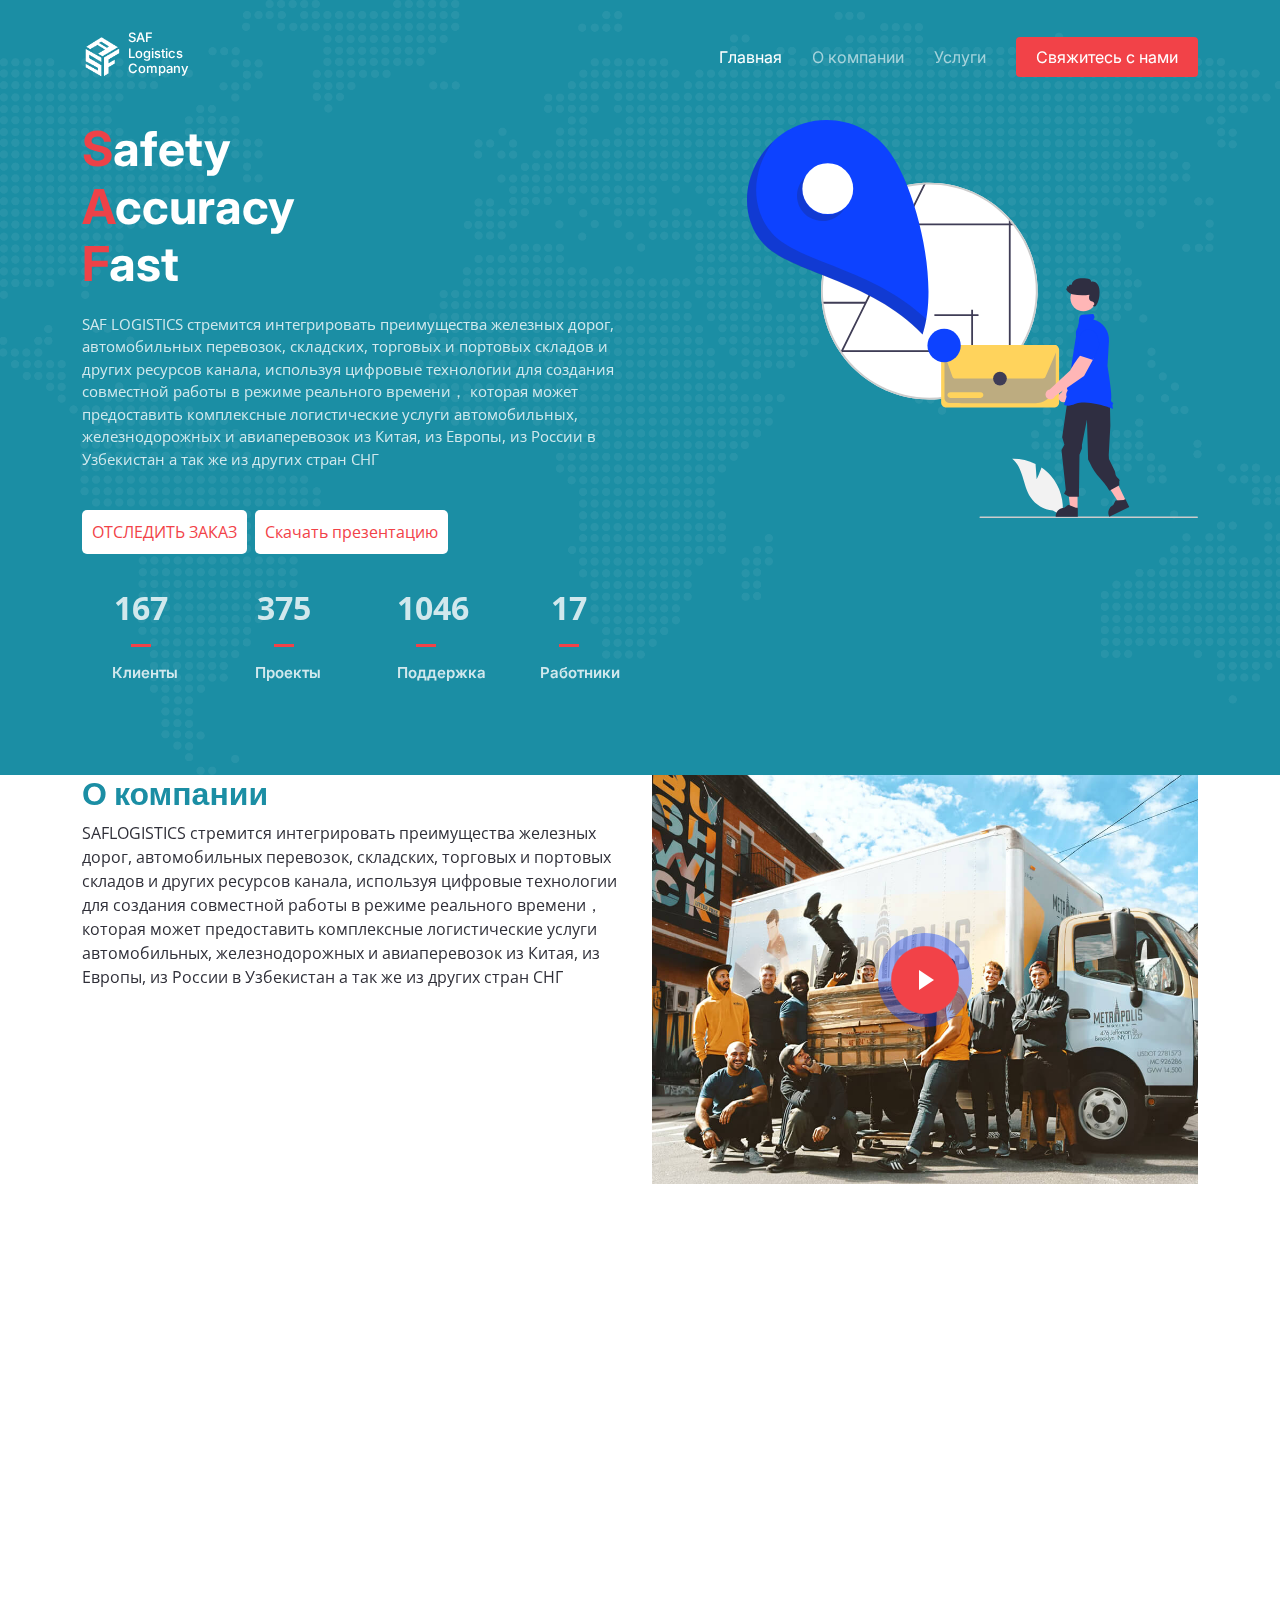
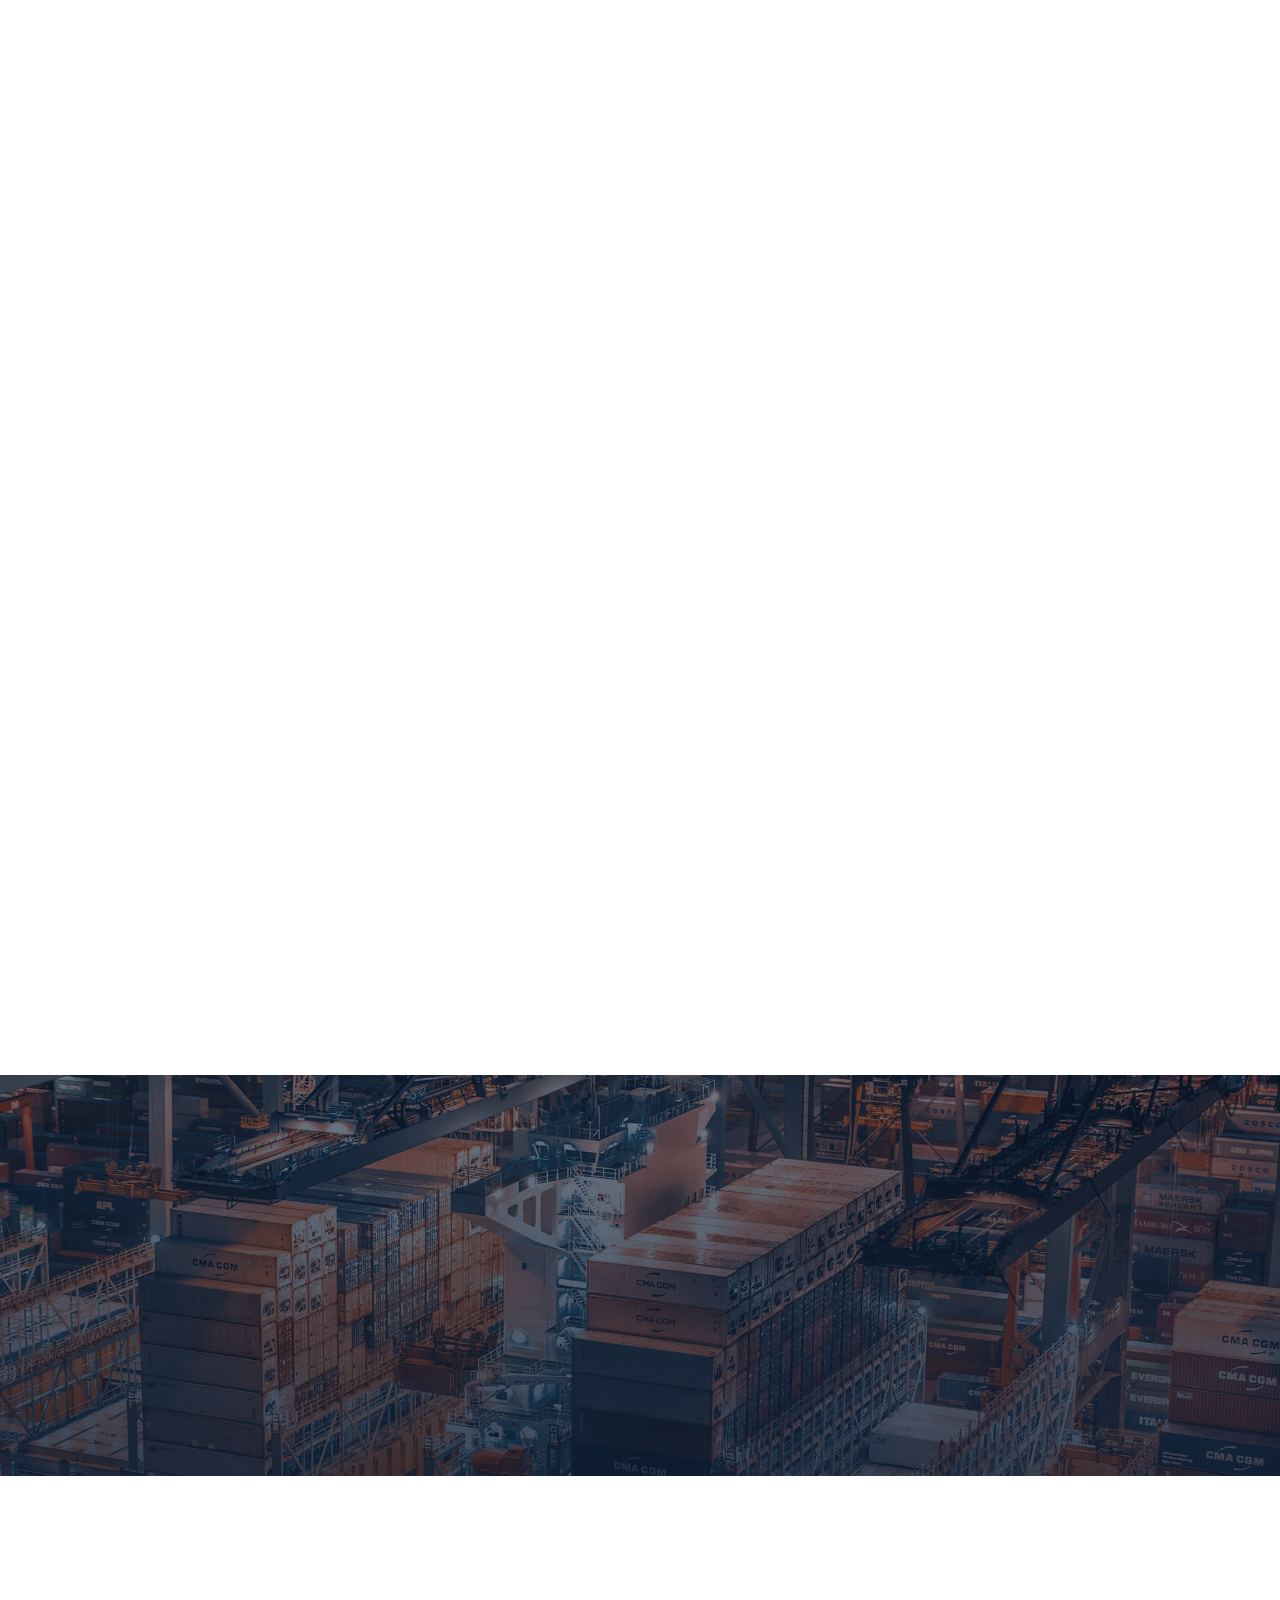
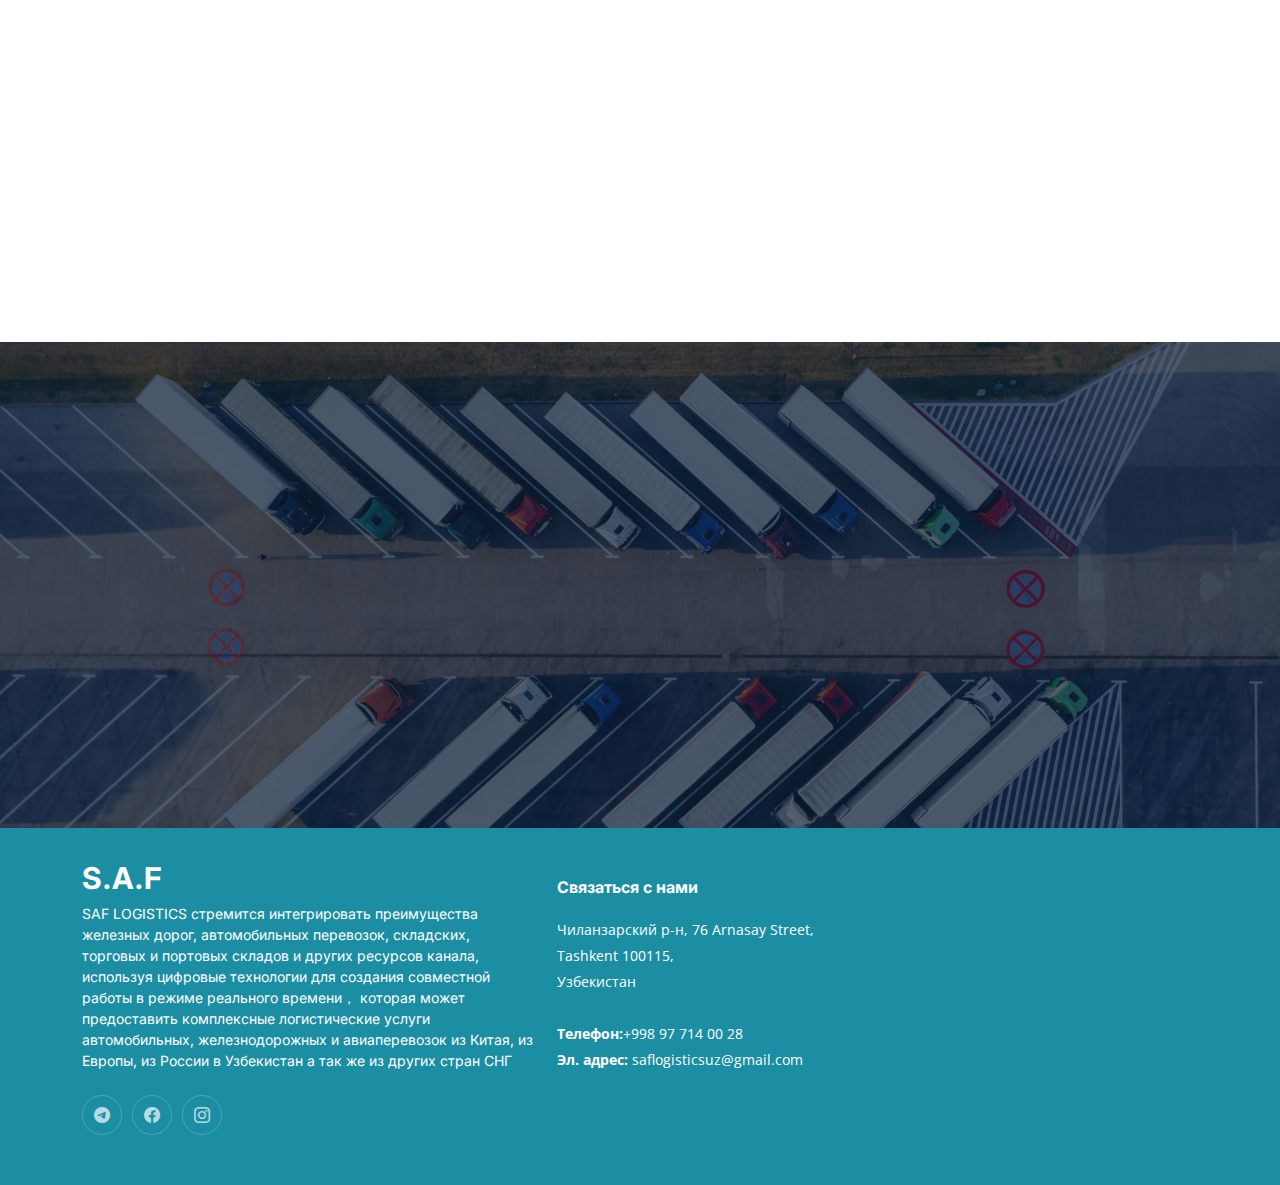
<file: index.html>
<!DOCTYPE html>
<html lang="en">

<head>
  <meta charset="utf-8">
  <meta content="width=device-width, initial-scale=1.0" name="viewport">

  <title>SAF LOGISTICS - Главная</title>
  <meta content="" name="description">
  <meta content="" name="keywords">

  <!-- Favicons -->
  <link href="assets/img/favicon.png" rel="icon">
  <link href="assets/img/apple-touch-icon.png" rel="apple-touch-icon">

  <!-- Google Fonts -->
  <link rel="preconnect" href="https://fonts.googleapis.com">
  <link rel="preconnect" href="https://fonts.gstatic.com" crossorigin>
  <link href="https://fonts.googleapis.com/css2?family=Open+Sans:ital,wght@0,300;0,400;0,500;0,600;0,700;1,300;1,400;1,600;1,700&family=Poppins:ital,wght@0,300;0,400;0,500;0,600;0,700;1,300;1,400;1,500;1,600;1,700&family=Inter:ital,wght@0,300;0,400;0,500;0,600;0,700;1,300;1,400;1,500;1,600;1,700&display=swap" rel="stylesheet">

  <!-- Vendor CSS Files -->
  <link href="assets/vendor/bootstrap/css/bootstrap.min.css" rel="stylesheet">
  <link href="assets/vendor/bootstrap-icons/bootstrap-icons.css" rel="stylesheet">
  <link href="assets/vendor/fontawesome-free/css/all.min.css" rel="stylesheet">
  <link href="assets/vendor/glightbox/css/glightbox.min.css" rel="stylesheet">
  <link href="assets/vendor/swiper/swiper-bundle.min.css" rel="stylesheet">
  <link href="assets/vendor/aos/aos.css" rel="stylesheet">

  <!-- Template Main CSS File -->
  <link href="assets/css/main.css" rel="stylesheet">

  <!-- =======================================================
  * Template Name: Logis - v1.3.0
  * Template URL: https://bootstrapmade.com/logis-bootstrap-logistics-website-template/
  * Author: BootstrapMade.com
  * License: https://bootstrapmade.com/license/
  ======================================================== -->
</head>

<body>

  <!-- ======= Header ======= -->
  <header id="header" class="header d-flex align-items-center fixed-top">
    <div class="container-fluid container-xl d-flex align-items-center justify-content-between">

      <a href="index.html" class="logo d-flex align-items-center">
        <!-- Uncomment the line below if you also wish to use an image logo -->
       <img src="assets/img/logoo.png" alt=""> 
       <h3 style="font-size: 13px; color:white ; " >SAF <br> Logistics <br> Company</h3>
        
      </a>

      <i class="mobile-nav-toggle mobile-nav-show bi bi-list"></i>
      <i class="mobile-nav-toggle mobile-nav-hide d-none bi bi-x"></i>
      <nav id="navbar" class="navbar">
        <ul>
          <li><a href="index.html" class="active">Главная</a></li>
          <li><a href="about.html">О компании</a></li>
          <li><a href="services.html" >Услуги</a></li>
          <!-- <li class="dropdown"><a href="#"><span>Drop Down</span> <i class="bi bi-chevron-down dropdown-indicator"></i></a>
            <ul>
              <li><a href="#">Drop Down 1</a></li>
              <li class="dropdown"><a href="#"><span>Deep Drop Down</span> <i class="bi bi-chevron-down dropdown-indicator"></i></a>
                <ul>
                  <li><a href="#">Deep Drop Down 1</a></li>
                  <li><a href="#">Deep Drop Down 2</a></li>
                  <li><a href="#">Deep Drop Down 3</a></li>
                  <li><a href="#">Deep Drop Down 4</a></li>
                  <li><a href="#">Deep Drop Down 5</a></li>
                </ul>
              </li>
              <li><a href="#">Drop Down 2</a></li>
              <li><a href="#">Drop Down 3</a></li>
              <li><a href="#">Drop Down 4</a></li>
            </ul>
          </li> -->
          <li><a class="get-a-quote" href="get-a-quote.html">Свяжитесь с нами</a></li>
        </ul>
      </nav><!-- .navbar -->

    </div>
  </header><!-- End Header -->
  <!-- End Header -->

  <!-- ======= Hero Section ======= -->
  <section id="hero" class="hero d-flex align-items-center">
    <div class="container">
      <div class="row gy-4 d-flex justify-content-between">
        <div class="col-lg-6 order-2 order-lg-1 d-flex flex-column justify-content-center">
          <h2 data-aos="fade-up"> <span style="color:#ED4248" >S</span>afety <br><span style="color:#ED4248 ;">A</span>ccuracy <br><span style=" color: #ED4248;">F</span>ast</h2>
          <p data-aos="fade-up" data-aos-delay="100">SAF LOGISTICS  стремится интегрировать преимущества железных дорог, автомобильных перевозок, складских, торговых и портовых складов и других ресурсов канала, используя цифровые технологии для создания совместной работы в режиме реального времени， которая может предоставить комплексные логистические услуги автомобильных, железнодорожных и авиаперевозок из Китая, из Европы, из России в Узбекистан а так же из других стран СНГ </p>

          <!-- <form action="#" class="form-search d-flex align-items-stretch mb-3" >
            <input type="text" class="form-control" placeholder="ZIP code or CitY">
            <button type="submit" class="btn btn-primary">Search</button>
          </form> -->
<div  class="d-flex gap-2" >
          <button   class=" zakaz-btn " > 
            <a data-aos-delay="200" data-aos="fade-up" href="zakaz.html">ОТСЛЕДИТЬ ЗАКАЗ</a>
          </button>
          <button class=" zakaz-btn " >
            <a data-aos-delay="200"  data-aos="fade-up" name="prezentasiya" download href="./assets/prezent.zip" > Скачать презентацию </a>
          </button>
</div>
          <div class="row gy-4" data-aos="fade-up" data-aos-delay="400">

            <div class="col-lg-3 col-6">
              <div class="stats-item text-center w-100 h-100">
                <span data-purecounter-start="0" data-purecounter-end="232" data-purecounter-duration="1" class="purecounter"></span>
                <p>Клиенты</p>
              </div>
            </div><!-- End Stats Item -->

            <div class="col-lg-3 col-6">
              <div class="stats-item text-center w-100 h-100">
                <span data-purecounter-start="0" data-purecounter-end="521" data-purecounter-duration="1" class="purecounter"></span>
                <p>Проекты</p>
              </div>
            </div><!-- End Stats Item -->

            <div class="col-lg-3 col-6">
              <div class="stats-item text-center w-100 h-100">
                <span data-purecounter-start="0" data-purecounter-end="1453" data-purecounter-duration="1" class="purecounter"></span>
                <p>Поддержка</p>
              </div>
            </div><!-- End Stats Item -->

            <div class="col-lg-3 col-6">
              <div class="stats-item text-center w-100 h-100">
                <span data-purecounter-start="0" data-purecounter-end="24" data-purecounter-duration="1" class="purecounter"></span>
                <p>Работники</p>
              </div>
            </div><!-- End Stats Item -->

          </div>
        </div>

        <div class="col-lg-5 order-1 order-lg-2 hero-img" data-aos="zoom-out">
          <img src="assets/img/hero-img.svg"  class="img-fluid mb-3 mb-lg-0" alt="">
        </div>

      </div>
    </div>
  </section><!-- End Hero Section -->

  <main id="main">

    <!-- ======= Featured Services Section
    <section id="featured-services" class="featured-services">
      <div class="container">

        <div class="row gy-4">

          <div class="col-lg-4 col-md-6 service-item d-flex" data-aos="fade-up">
            <div class="icon flex-shrink-0"><i class="fa-solid fa-cart-flatbed"></i></div>
            <div>
              <h4 class="title">Lorem Ipsum</h4>
              <p class="description">Voluptatum deleniti atque corrupti quos dolores et quas molestias excepturi sint occaecati cupiditate non provident</p>
              <a href="service-details.html" class="readmore stretched-link"><span>Learn More</span><i class="bi bi-arrow-right"></i></a>
            </div>
          </div>
          End Service Item 

          <div class="col-lg-4 col-md-6 service-item d-flex" data-aos="fade-up" data-aos-delay="100">
            <div class="icon flex-shrink-0"><i class="fa-solid fa-truck"></i></div>
            <div>
              <h4 class="title">Dolor Sitema</h4>
              <p class="description">Minim veniam, quis nostrud exercitation ullamco laboris nisi ut aliquip ex ea commodo consequat tarad limino ata</p>
              <a href="service-details.html" class="readmore stretched-link"><span>Learn More</span><i class="bi bi-arrow-right"></i></a>
            </div>
          </div> End Service Item

          <div class="col-lg-4 col-md-6 service-item d-flex" data-aos="fade-up" data-aos-delay="200">
            <div class="icon flex-shrink-0"><i class="fa-solid fa-truck-ramp-box"></i></div>
            <div>
              <h4 class="title">Sed ut perspiciatis</h4>
              <p class="description">Duis aute irure dolor in reprehenderit in voluptate velit esse cillum dolore eu fugiat nulla pariatur</p>
              <a href="service-details.html" class="readmore stretched-link"><span>Learn More</span><i class="bi bi-arrow-right"></i></a>
            </div>
          </div> End Service Item -->

        </div>

      </div>
    </section><!-- End Featured Services Section -->

    <!-- ======= About Us Section ======= -->
    <section id="about" class="about pt-0">
      <div class="container" data-aos="fade-up">

        <div class="row gy-4">
          <div class="col-lg-6 position-relative align-self-start order-lg-last order-first">
            <img src="assets/img/about.jpg" class="img-fluid" alt="">
            <a href="https://www.youtube.com/watch?v=LXb3EKWsInQ" class="glightbox play-btn"></a>
          </div>
          <div class="col-lg-6 content order-last  order-lg-first">
            <h3>О компании</h3>
            <p>
              SAFLOGISTICS стремится интегрировать преимущества железных дорог, автомобильных перевозок, складских, торговых и портовых складов и других ресурсов канала, используя цифровые технологии для создания совместной работы в режиме реального времени， которая может предоставить комплексные логистические услуги автомобильных, железнодорожных и авиаперевозок из Китая, из Европы, из России в Узбекистан а так же из других стран СНГ 
            </p>
            <!-- <ul>
              <li data-aos="fade-up" data-aos-delay="100">
                <i class="bi bi-diagram-3"></i>
                <div>
                  <h5>Ullamco laboris nisi ut aliquip consequat</h5>
                  <p>Magni facilis facilis repellendus cum excepturi quaerat praesentium libre trade</p>
                </div>
              </li>
              <li data-aos="fade-up" data-aos-delay="200">
                <i class="bi bi-fullscreen-exit"></i>
                <div>
                  <h5>Magnam soluta odio exercitationem reprehenderi</h5>
                  <p>Quo totam dolorum at pariatur aut distinctio dolorum laudantium illo direna pasata redi</p>
                </div>
              </li>
              <li data-aos="fade-up" data-aos-delay="300">
                <i class="bi bi-broadcast"></i>
                <div>
                  <h5>Voluptatem et qui exercitationem</h5>
                  <p>Et velit et eos maiores est tempora et quos dolorem autem tempora incidunt maxime veniam</p>
                </div>
              </li>
            </ul> -->
          </div>
        </div>

      </div>
    </section><!-- End About Us Section -->

    <!-- ======= Services Section ======= -->
    <section id="service" class="services pt-0">
      <div class="container" data-aos="fade-up">

        <div class="section-header">
          <span>Наши услуги</span>
          <h2>Наши услуги</h2>

        </div>

        <div class="row gy-4">

          <!-- End Card Item -->

         <!-- End Card Item -->
         <div class="col-lg-4 col-md-6" data-aos="fade-up" data-aos-delay="400">
            <div class="card">
              <div class="card-img">
                <img src="assets/img/avto.jpg" alt="" class="img-fluid">
              </div>
              <h3><a href="" class="stretched-link">Автомобильные перевозки </a></h3>
              <p>Автомобильный транспорт может гибко формировать транспортные маршруты. Для перевозки транспортных средств, перевозки электромо- билей и любых видов товаров.</p>
            </div>
          </div><!-- End Card Item -->
          <div class="col-lg-4 col-md-6" data-aos="fade-up" data-aos-delay="400">
            <div class="card">
              <div class="card-img">
                <img src="assets/img/jd1.jpg" alt="" class="img-fluid">
              </div>
              <h3><a href="" class="stretched-link">Перевозка грузов по железной дороге</a></h3>
              <p>Железнодорожные перевозки из Китая является народной из наших проектов благодаря тесному сотрудничеству с китайскими железными дорогами.</p>
            </div>
          </div><!-- End Card Item -->

          <div class="col-lg-4 col-md-6" data-aos="fade-up" data-aos-delay="300">
            <div class="card">
              <div class="card-img">
                <img src="assets/img/storage-service.jpg" alt="" class="img-fluid">
              </div>
              <h3><a href="" class="stretched-link">Авиаперевозки</a></h3>
              <p>Это инновационный сервис для перевозки небольших грузов и быстрое логисти-Это инновационный сервис для перевозки небольших грузов и быстрое логистическое решение. Эта услуга необходима компаниям всех размеров, от частных компаний до крупных производителей и импортеров.</p>
            </div>
          </div><!-- End Card Item -->

          

          <div class="col-lg-4 col-md-6" data-aos="fade-up" data-aos-delay="600">
            <div class="card">
              <div class="card-img">
                <img src="assets/img/trucking-service.jpg" alt="" class="img-fluid">
              </div>
              <h3><a href="" class="stretched-link">Проектная логистика Перевозка негабаритных грузов</a></h3>
              <p>Проектная логистика, перевозка строительной техники – это комплексное обслуживание под конкретный инвестиционный проект, включающее все сопутствующие услуги, такие как доставка груза, консультации, проработка плана перевозки.</p>
            </div>
          </div><!-- End Card Item -->

          <div class="col-lg-4 col-md-6" data-aos="fade-up" data-aos-delay="500">
            <div class="card">
              <div class="card-img">
                <img src="assets/img/joy.jpg" alt="" class="img-fluid">
              </div>
              <h3><a href="" class="stretched-link">Перевозка консолидированных грузов</a></h3>
              <p>Перевозка сборных грузов является одной из основных услуг компании, обслужива- ющей различных клиентов, будь то индивидуальные кли- енты или транснациональные производители и импортеры.</p>
            </div>
          </div><!-- End Card Item -->



<div class="col-lg-4 col-md-6" data-aos="fade-up" data-aos-delay="500">
            <div class="card">
              <div class="card-img">
                <img src="assets/img/sklad.jpg" alt="" class="img-fluid">
              </div>
              <h3><a href="" class="stretched-link">Склады</a></h3>
              <p>У нас имеются свои склады на территории Китая в разных провинциях. Мы сможем забрать ваши грузы из разных точек Китая и собрать на одном складе. Так же ваш производитель может отправить грузы сразу к нам на склад. Мы несем ответственность за сохранность ваших грузов на нашем складе и наши работники профессионалы будут относится аккуратно к вашим грузам.</p>
            </div>
          </div><!-- End Card Item -->

          

        </div>

      </div>
    </section><!-- End Services Section -->

    <!-- ======= Call To Action Section ======= -->
    <section id="call-to-action" class="call-to-action">
      <div class="container" data-aos="zoom-out">

        <div class="row justify-content-center">
          <div class="col-lg-8 text-center">
            <h3>Call To Action</h3>
            <p> Duis aute irure dolor in reprehenderit in voluptate velit esse cillum dolore eu fugiat nulla pariatur. Excepteur sint occaecat cupidatat non proident, sunt in culpa qui officia deserunt mollit anim id est laborum.</p>
            <a class="cta-btn" href="#">Call To Action</a>
          </div>
        </div>

      </div>
    </section><!-- End Call To Action Section -->

    <!-- ======= Features Section ======= -->
    <section id="features" class="features">
      <div class="container">

        <div class="row gy-4 align-items-center features-item" data-aos="fade-up">

          <div class="col-md-5">
            <img src="assets/img/features-1.jpg" class="img-fluid" alt="">
          </div>
          <div class="col-md-7">
            <h3>Voluptatem dignissimos provident quasi corporis voluptates sit assumenda.</h3>
            <p class="fst-italic">
              Lorem ipsum dolor sit amet, consectetur adipiscing elit, sed do eiusmod tempor incididunt ut labore et dolore
              magna aliqua.
            </p>
            
          </div>
        </div><!-- Features Item -->

        

      </div>
    </section><!-- End Features Section -->

    <!-- ======= Pricing Section ======= 
    <section id="pricing" class="pricing pt-0">
      <div class="container" data-aos="fade-up">

        <div class="section-header">
          <span>Pricing</span>
          <h2>Pricing</h2>

        </div>

        <div class="row gy-4">

          <div class="col-lg-4" data-aos="fade-up" data-aos-delay="100">
            <div class="pricing-item">
              <h3>Free Plan</h3>
              <h4><sup>$</sup>0<span> / month</span></h4>
              <ul>
                <li><i class="bi bi-check"></i> Quam adipiscing vitae proin</li>
                <li><i class="bi bi-check"></i> Nec feugiat nisl pretium</li>
                <li><i class="bi bi-check"></i> Nulla at volutpat diam uteera</li>
                <li class="na"><i class="bi bi-x"></i> <span>Pharetra massa massa ultricies</span></li>
                <li class="na"><i class="bi bi-x"></i> <span>Massa ultricies mi quis hendrerit</span></li>
              </ul>
              <a href="#" class="buy-btn">Buy Now</a>
            </div>
          </div><!-- End Pricing Item -->
<!--
          <div class="col-lg-4" data-aos="fade-up" data-aos-delay="200">
            <div class="pricing-item featured">
              <h3>Business Plan</h3>
              <h4><sup>$</sup>29<span> / month</span></h4>
              <ul>
                <li><i class="bi bi-check"></i> Quam adipiscing vitae proin</li>
                <li><i class="bi bi-check"></i> Nec feugiat nisl pretium</li>
                <li><i class="bi bi-check"></i> Nulla at volutpat diam uteera</li>
                <li><i class="bi bi-check"></i> Pharetra massa massa ultricies</li>
                <li><i class="bi bi-check"></i> Massa ultricies mi quis hendrerit</li>
              </ul>
              <a href="#" class="buy-btn">Buy Now</a>
            </div>
          </div> End Pricing Item
          <div class="col-lg-4" data-aos="fade-up" data-aos-delay="300">
            <div class="pricing-item">
              <h3>Developer Plan</h3>
              <h4><sup>$</sup>49<span> / month</span></h4>
              <ul>
                <li><i class="bi bi-check"></i> Quam adipiscing vitae proin</li>
                <li><i class="bi bi-check"></i> Nec feugiat nisl pretium</li>
                <li><i class="bi bi-check"></i> Nulla at volutpat diam uteera</li>
                <li><i class="bi bi-check"></i> Pharetra massa massa ultricies</li>
                <li><i class="bi bi-check"></i> Massa ultricies mi quis hendrerit</li>
              </ul>
              <a href="#" class="buy-btn">Buy Now</a>
            </div>
          </div> End Pricing Item -->
<!-- 
        </div>

      </div>
    </section> End Pricing Section --> 

    <!-- ======= Testimonials Section ======= -->
    <section id="testimonials" class="testimonials">
      <div class="container">

        <div class="slides-1 swiper" data-aos="fade-up">
          <div class="swiper-wrapper">

            <div class="swiper-slide">
              <div class="testimonial-item">
                <img src="assets/img/testimonials/testimonials-1.jpg" class="testimonial-img" alt="">
                <h3>Saul Goodman</h3>
                <h4>Ceo &amp; Founder</h4>
                <div class="stars">
                  <i class="bi bi-star-fill"></i><i class="bi bi-star-fill"></i><i class="bi bi-star-fill"></i><i class="bi bi-star-fill"></i><i class="bi bi-star-fill"></i>
                </div>
                <p>
                  <i class="bi bi-quote quote-icon-left"></i>
                  Proin iaculis purus consequat sem cure digni ssim donec porttitora entum suscipit rhoncus. Accusantium quam, ultricies eget id, aliquam eget nibh et. Maecen aliquam, risus at semper.
                  <i class="bi bi-quote quote-icon-right"></i>
                </p>
              </div>
            </div><!-- End testimonial item -->
            <div class="swiper-slide">
              <div class="testimonial-item">
                <img src="assets/img/testimonials/testimonials-1.jpg" class="testimonial-img" alt="">
                <h3>Saul Goodman</h3>
                <h4>Ceo &amp; Founder</h4>
                <div class="stars">
                  <i class="bi bi-star-fill"></i><i class="bi bi-star-fill"></i><i class="bi bi-star-fill"></i><i class="bi bi-star-fill"></i><i class="bi bi-star-fill"></i>
                </div>
                <p>
                  <i class="bi bi-quote quote-icon-left"></i>
                  Proin iaculis purus consequat sem cure digni ssim donec porttitora entum suscipit rhoncus. Accusantium quam, ultricies eget id, aliquam eget nibh et. Maecen aliquam, risus at semper.
                  <i class="bi bi-quote quote-icon-right"></i>
                </p>
              </div>
            </div><!-- End testimonial item -->

            <div class="swiper-slide">
              <div class="testimonial-item">
                <img src="assets/img/testimonials/testimonials-2.jpg" class="testimonial-img" alt="">
                <h3>Sara Wilsson</h3>
                <h4>Designer</h4>
                <div class="stars">
                  <i class="bi bi-star-fill"></i><i class="bi bi-star-fill"></i><i class="bi bi-star-fill"></i><i class="bi bi-star-fill"></i><i class="bi bi-star-fill"></i>
                </div>
                <p>
                  <i class="bi bi-quote quote-icon-left"></i>
                  Export tempor illum tamen malis malis eram quae irure esse labore quem cillum quid cillum eram malis quorum velit fore eram velit sunt aliqua noster fugiat irure amet legam anim culpa.
                  <i class="bi bi-quote quote-icon-right"></i>
                </p>
              </div>
            </div><!-- End testimonial item -->

            <div class="swiper-slide">
              <div class="testimonial-item">
                <img src="assets/img/testimonials/testimonials-3.jpg" class="testimonial-img" alt="">
                <h3>Jena Karlis</h3>
                <h4>Store Owner</h4>
                <div class="stars">
                  <i class="bi bi-star-fill"></i><i class="bi bi-star-fill"></i><i class="bi bi-star-fill"></i><i class="bi bi-star-fill"></i><i class="bi bi-star-fill"></i>
                </div>
                <p>
                  <i class="bi bi-quote quote-icon-left"></i>
                  Enim nisi quem export duis labore cillum quae magna enim sint quorum nulla quem veniam duis minim tempor labore quem eram duis noster aute amet eram fore quis sint minim.
                  <i class="bi bi-quote quote-icon-right"></i>
                </p>
              </div>
            </div><!-- End testimonial item -->

            <div class="swiper-slide">
              <div class="testimonial-item">
                <img src="assets/img/testimonials/testimonials-4.jpg" class="testimonial-img" alt="">
                <h3>Matt Brandon</h3>
                <h4>Freelancer</h4>
                <div class="stars">
                  <i class="bi bi-star-fill"></i><i class="bi bi-star-fill"></i><i class="bi bi-star-fill"></i><i class="bi bi-star-fill"></i><i class="bi bi-star-fill"></i>
                </div>
                <p>
                  <i class="bi bi-quote quote-icon-left"></i>
                  Fugiat enim eram quae cillum dolore dolor amet nulla culpa multos export minim fugiat minim velit minim dolor enim duis veniam ipsum anim magna sunt elit fore quem dolore labore illum veniam.
                  <i class="bi bi-quote quote-icon-right"></i>
                </p>
              </div>
            </div><!-- End testimonial item -->

            <div class="swiper-slide">
              <div class="testimonial-item">
                <img src="assets/img/testimonials/testimonials-5.jpg" class="testimonial-img" alt="">
                <h3>John Larson</h3>
                <h4>Entrepreneur</h4>
                <div class="stars">
                  <i class="bi bi-star-fill"></i><i class="bi bi-star-fill"></i><i class="bi bi-star-fill"></i><i class="bi bi-star-fill"></i><i class="bi bi-star-fill"></i>
                </div>
                <p>
                  <i class="bi bi-quote quote-icon-left"></i>
                  Quis quorum aliqua sint quem legam fore sunt eram irure aliqua veniam tempor noster veniam enim culpa labore duis sunt culpa nulla illum cillum fugiat legam esse veniam culpa fore nisi cillum quid.
                  <i class="bi bi-quote quote-icon-right"></i>
                </p>
              </div>
            </div><!-- End testimonial item -->

          </div>
          <div class="swiper-pagination"></div>
        </div>

      </div>
    </section><!-- End Testimonials Section -->

    <!-- ======= Frequently Asked Questions Section ======= -->
    

  </main><!-- End #main -->

  <!-- ======= Footer ======= -->
  <footer id="footer" class="footer">

    <div class="container">
      <div class="row gy-4">
        <div class="col-lg-5 col-md-12 footer-info">
          <a href="index.html" class="logo d-flex align-items-center">
            <span>S.A.F</span>
          </a>
          <p>SAF LOGISTICS стремится интегрировать преимущества железных дорог, автомобильных перевозок, складских, торговых и портовых складов и других ресурсов канала, используя цифровые технологии для создания совместной работы в режиме реального времени， которая может предоставить комплексные логистические услуги автомобильных, железнодорожных и авиаперевозок из Китая, из Европы, из России в Узбекистан а так же из других стран СНГ</p>
          <div class="social-links d-flex mt-4">
            <a href="https://t.me/saflogistics" class="twitter"><i class="bi bi-telegram"></i></a>
            <a href="https://www.facebook.com/saflogistics" class="facebook"><i class="bi bi-facebook"></i></a>
            <a href="https://www.instagram.com/saflogistics.uz/" class="instagram"><i class="bi bi-instagram"></i></a>
          </div>
        </div>

        <!-- <div class="col-lg-2 col-6 footer-links">
          <h4>Useful Links</h4>
          <ul>
            <li><a href="#">Home</a></li>
            <li><a href="#">About us</a></li>
            <li><a href="#">Services</a></li>
            <li><a href="#">Terms of service</a></li>
            <li><a href="#">Privacy policy</a></li>
          </ul>
        </div>

        <div class="col-lg-2 col-6 footer-links">
          <h4>Our Services</h4>
          <ul>
            <li><a href="#">Web Design</a></li>
            <li><a href="#">Web Development</a></li>
            <li><a href="#">Product Management</a></li>
            <li><a href="#">Marketing</a></li>
            <li><a href="#">Graphic Design</a></li>
          </ul>
        </div> -->

        <div class="col-lg-3 col-md-12 footer-contact text-center text-md-start">
          <h4>Связаться с нами</h4>
          <p>
          Чиланзарский р-н, 76 Arnasay Street,<br>
             Tashkent 100115,<br>
            Узбекистан <br><br>
            <strong>Телефон:</strong><a href="tel:+998 97 714 00 28" style="color: #fff;">+998 97 714 00 28</a><br>
            <strong>Эл. адрес:</strong> <a href="mailto:saflogisticsuz@gmail.com"  style="color: #fff;" > saflogisticsuz@gmail.com</a><br>
          </p>

        </div>

      </div>
    </div>

    

  </footer><!-- End Footer -->
  <!-- End Footer -->

  <a href="#" class="scroll-top d-flex align-items-center justify-content-center"><i class="bi bi-arrow-up-short"></i></a>

  <div id="preloader"></div>

  <!-- Vendor JS Files -->
  <script src="assets/vendor/bootstrap/js/bootstrap.bundle.min.js"></script>
  <script src="assets/vendor/purecounter/purecounter_vanilla.js"></script>
  <script src="assets/vendor/glightbox/js/glightbox.min.js"></script>
  <script src="assets/vendor/swiper/swiper-bundle.min.js"></script>
  <script src="assets/vendor/aos/aos.js"></script>

  <!-- Template Main JS File -->
  <script src="assets/js/main.js"></script>

</body>

</html>
</file>
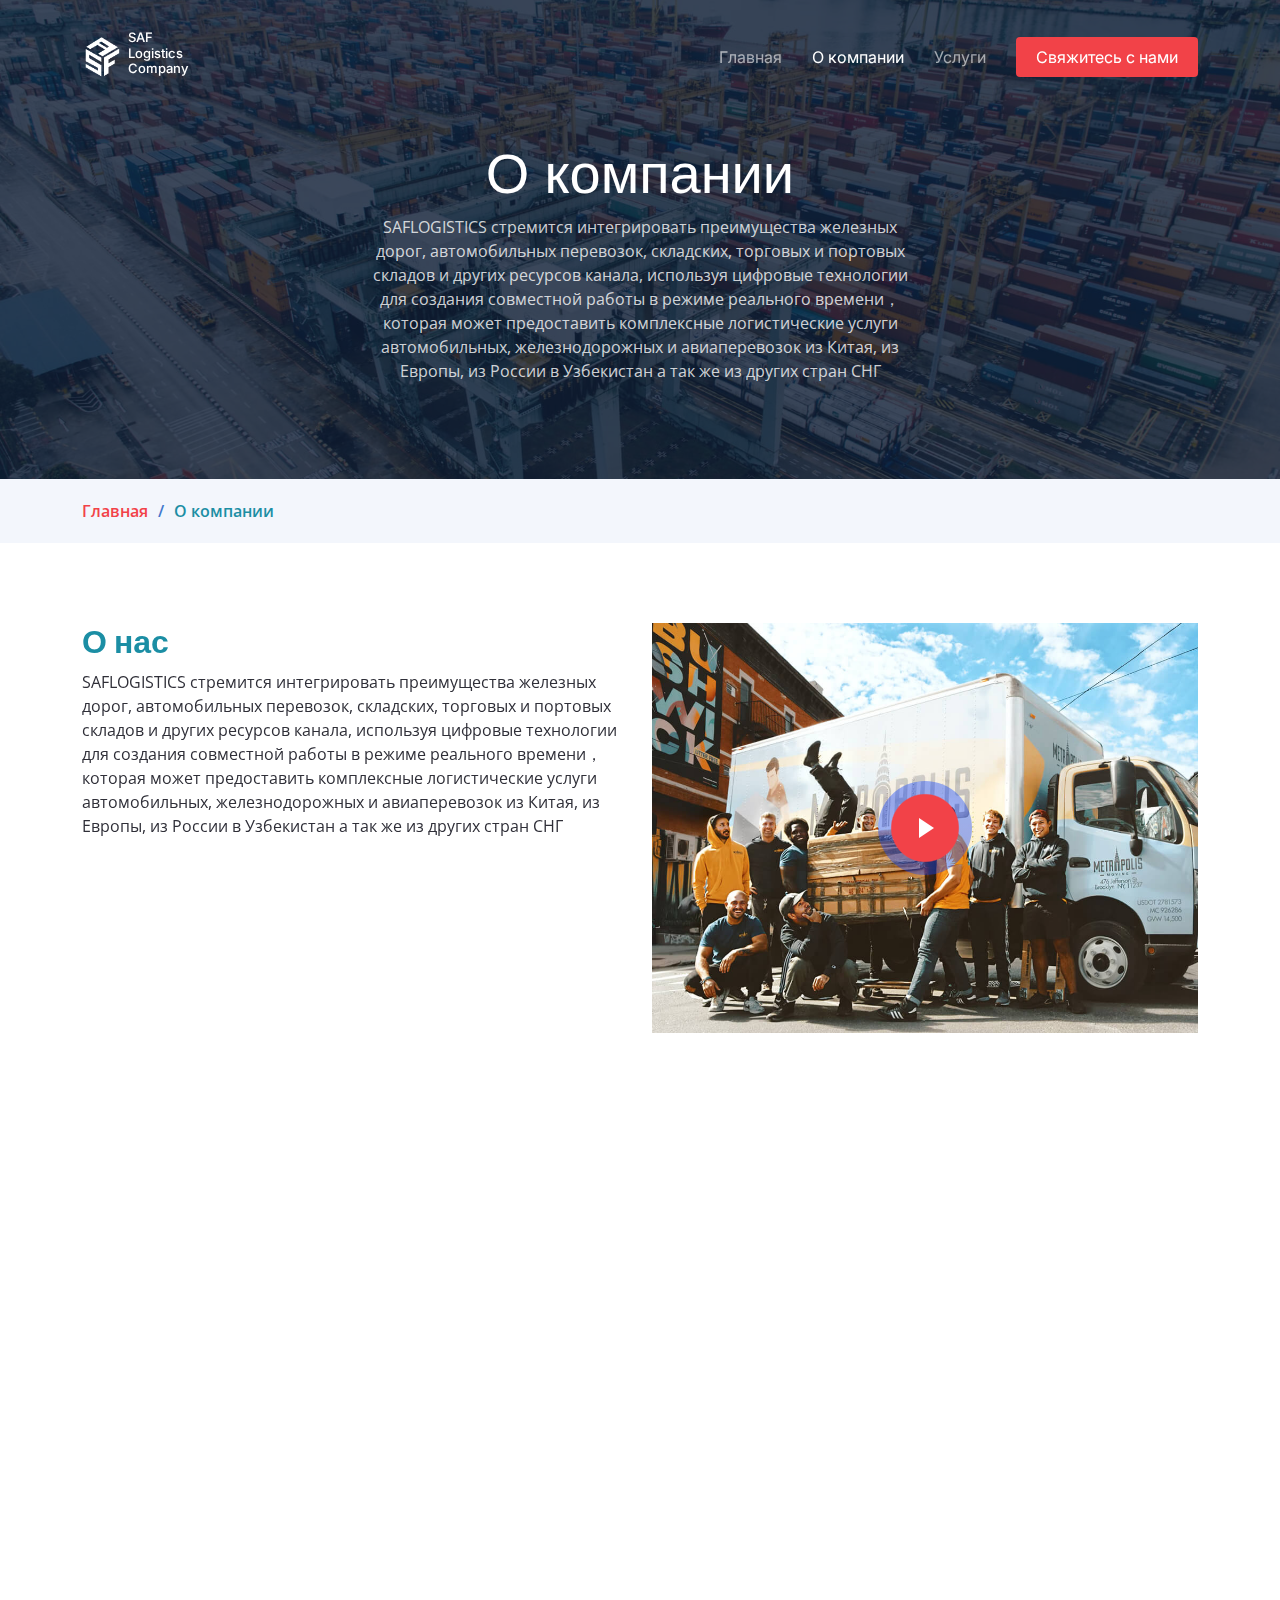
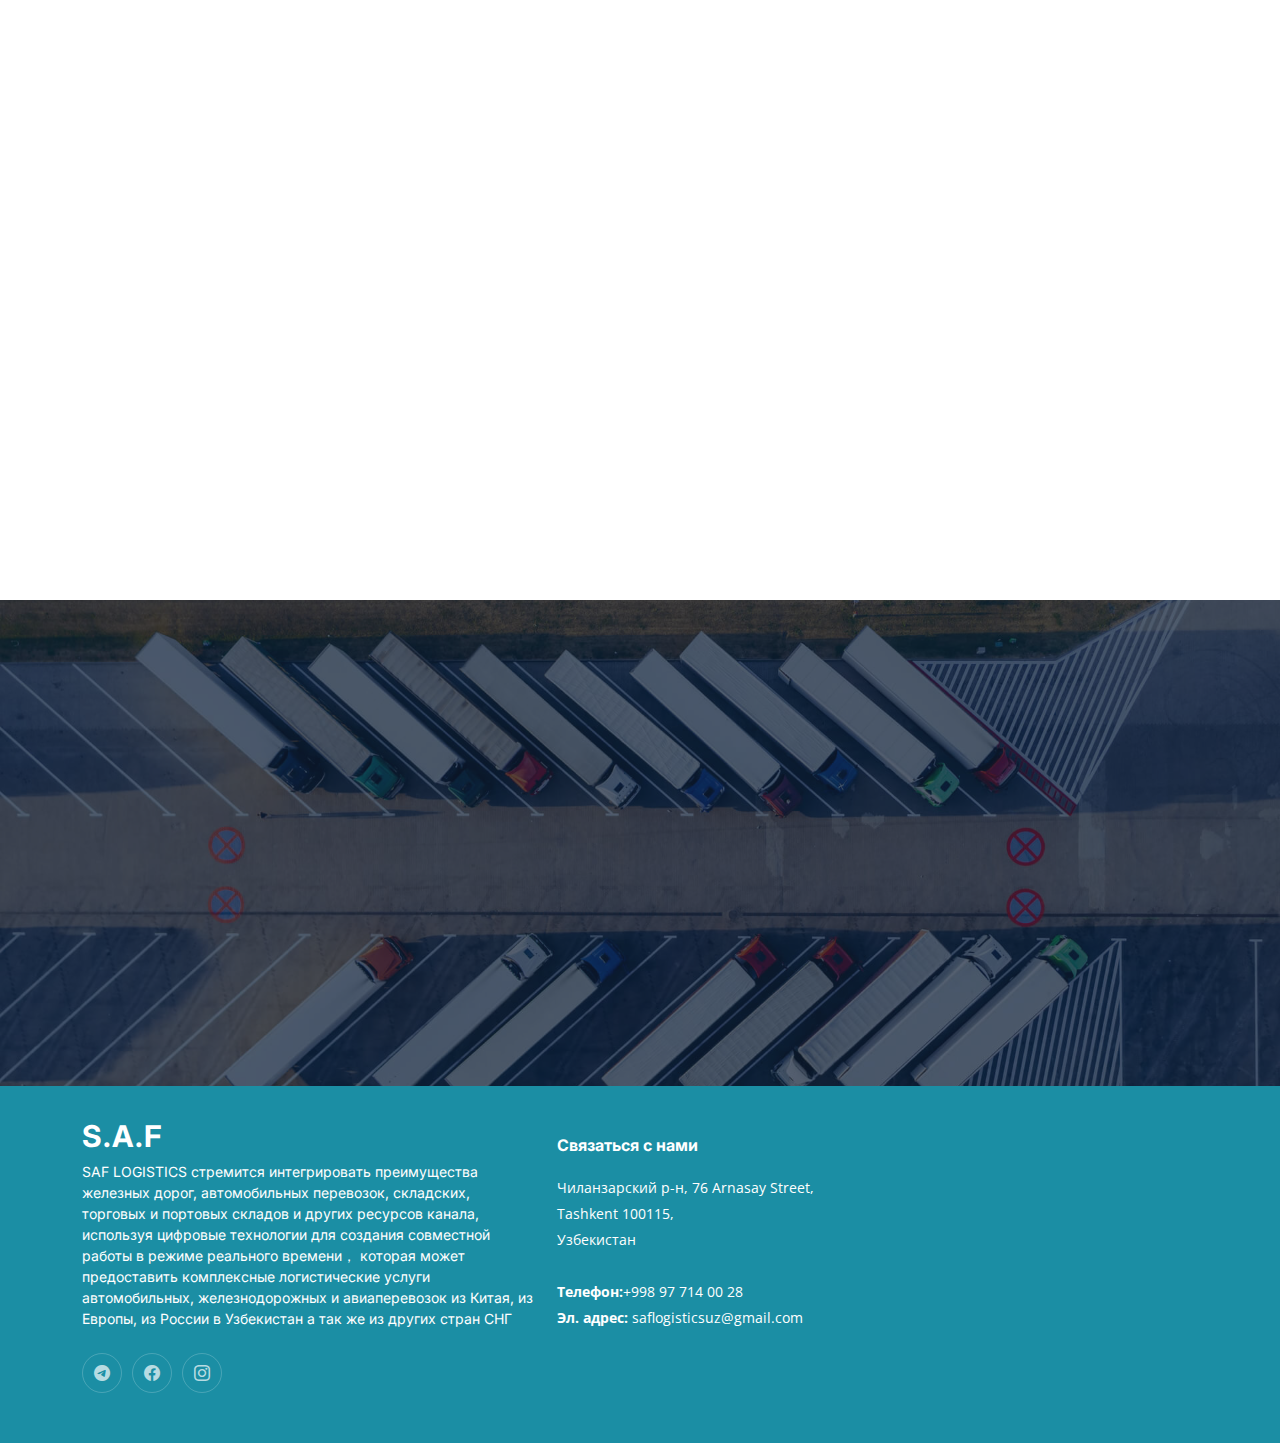
<file: about.html>
<!DOCTYPE html>
<html lang="en">

<head>
  <meta charset="utf-8">
  <meta content="width=device-width, initial-scale=1.0" name="viewport">

  <title>SAF LOGISTICS - О компании</title>
  <meta content="" name="description">
  <meta content="" name="keywords">

  <!-- Favicons -->
  <link href="assets/img/favicon.png" rel="icon">
  <link href="assets/img/apple-touch-icon.png" rel="apple-touch-icon">

  <!-- Google Fonts -->
  <link rel="preconnect" href="https://fonts.googleapis.com">
  <link rel="preconnect" href="https://fonts.gstatic.com" crossorigin>
  <link href="https://fonts.googleapis.com/css2?family=Open+Sans:ital,wght@0,300;0,400;0,500;0,600;0,700;1,300;1,400;1,600;1,700&family=Poppins:ital,wght@0,300;0,400;0,500;0,600;0,700;1,300;1,400;1,500;1,600;1,700&family=Inter:ital,wght@0,300;0,400;0,500;0,600;0,700;1,300;1,400;1,500;1,600;1,700&display=swap" rel="stylesheet">

  <!-- Vendor CSS Files -->
  <link href="assets/vendor/bootstrap/css/bootstrap.min.css" rel="stylesheet">
  <link href="assets/vendor/bootstrap-icons/bootstrap-icons.css" rel="stylesheet">
  <link href="assets/vendor/fontawesome-free/css/all.min.css" rel="stylesheet">
  <link href="assets/vendor/glightbox/css/glightbox.min.css" rel="stylesheet">
  <link href="assets/vendor/swiper/swiper-bundle.min.css" rel="stylesheet">
  <link href="assets/vendor/aos/aos.css" rel="stylesheet">

  <!-- Template Main CSS File -->
  <link href="assets/css/main.css" rel="stylesheet">

  <!-- =======================================================
  * Template Name: Logis - v1.3.0
  * Template URL: https://bootstrapmade.com/logis-bootstrap-logistics-website-template/
  * Author: BootstrapMade.com
  * License: https://bootstrapmade.com/license/
  ======================================================== -->
</head>

<body>

  <!-- ======= Header ======= -->
  <header id="header" class="header d-flex align-items-center fixed-top">
    <div class="container-fluid container-xl d-flex align-items-center justify-content-between">

      <a href="index.html" class="logo d-flex align-items-center">
        <!-- Uncomment the line below if you also wish to use an image logo -->
        <img src="assets/img/logoo.png" alt=""> 
       <h3 style="font-size: 13px; color:white ; " >SAF <br> Logistics <br> Company</h3>
        
      </a>

      <i class="mobile-nav-toggle mobile-nav-show bi bi-list"></i>
      <i class="mobile-nav-toggle mobile-nav-hide d-none bi bi-x"></i>
      <nav id="navbar" class="navbar">
        <ul>
          <li><a href="index.html">Главная</a></li>
          <li><a href="about.html" class="active">О компании</a></li>
          <li><a href="services.html" >Услуги</a></li>
          <!-- <li class="dropdown"><a href="#"><span>Drop Down</span> <i class="bi bi-chevron-down dropdown-indicator"></i></a>
            <ul>
              <li><a href="#">Drop Down 1</a></li>
              <li class="dropdown"><a href="#"><span>Deep Drop Down</span> <i class="bi bi-chevron-down dropdown-indicator"></i></a>
                <ul>
                  <li><a href="#">Deep Drop Down 1</a></li>
                  <li><a href="#">Deep Drop Down 2</a></li>
                  <li><a href="#">Deep Drop Down 3</a></li>
                  <li><a href="#">Deep Drop Down 4</a></li>
                  <li><a href="#">Deep Drop Down 5</a></li>
                </ul>
              </li>
              <li><a href="#">Drop Down 2</a></li>
              <li><a href="#">Drop Down 3</a></li>
              <li><a href="#">Drop Down 4</a></li>
            </ul>
          </li> -->
          
          <li><a class="get-a-quote" href="get-a-quote.html">Свяжитесь с нами</a></li>
        </ul>
      </nav><!-- .navbar -->

    </div>
  </header><!-- End Header -->
  <!-- End Header -->

  <main id="main">

    <!-- ======= Breadcrumbs ======= -->
    <div class="breadcrumbs">
      <div class="page-header d-flex align-items-center" style="background-image: url('assets/img/page-header.jpg');">
        <div class="container position-relative">
          <div class="row d-flex justify-content-center">
            <div class="col-lg-6 text-center">
              <h2>О компании</h2>
              <p>SAFLOGISTICS стремится интегрировать преимущества железных дорог, автомобильных перевозок, складских, торговых и портовых складов и других ресурсов канала, используя цифровые технологии для создания совместной работы в режиме реального времени， которая может предоставить комплексные логистические услуги автомобильных, железнодорожных и авиаперевозок из Китая, из Европы, из России в Узбекистан а так же из других стран СНГ</p>
            </div>
          </div>
        </div>
      </div>
      <nav>
        <div class="container">
          <ol>
            <li><a href="index.html">Главная</a></li>
            <li>О компании</li>
          </ol>
        </div>
      </nav>
    </div><!-- End Breadcrumbs -->

    <!-- ======= About Us Section ======= -->
    <section id="about" class="about">
      <div class="container" data-aos="fade-up">

        <div class="row gy-4">
          <div class="col-lg-6 position-relative align-self-start order-lg-last order-first">
            <img src="assets/img/about.jpg" class="img-fluid" alt="">
            <a href="https://www.youtube.com/watch?v=LXb3EKWsInQ" class="glightbox play-btn"></a>
          </div>
          <div class="col-lg-6 content order-last  order-lg-first">
            <h3>О нас</h3>
            <p>
               SAFLOGISTICS стремится интегрировать преимущества железных дорог, автомобильных перевозок, складских, торговых и портовых складов и других ресурсов канала, используя цифровые технологии для создания совместной работы в режиме реального времени， которая может предоставить комплексные логистические услуги автомобильных, железнодорожных и авиаперевозок из Китая, из Европы, из России в Узбекистан а так же из других стран СНГ
            </p>
            <!-- <ul>
              <li data-aos="fade-up" data-aos-delay="100">
                <i class="bi bi-diagram-3"></i>
                <div>
                  <h5>Ullamco laboris nisi ut aliquip consequat</h5>
                  <p>Magni facilis facilis repellendus cum excepturi quaerat praesentium libre trade</p>
                </div>
              </li>
              <li data-aos="fade-up" data-aos-delay="200">
                <i class="bi bi-fullscreen-exit"></i>
                <div>
                  <h5>Magnam soluta odio exercitationem reprehenderi</h5>
                  <p>Quo totam dolorum at pariatur aut distinctio dolorum laudantium illo direna pasata redi</p>
                </div>
              </li>
              <li data-aos="fade-up" data-aos-delay="300">
                <i class="bi bi-broadcast"></i>
                <div>
                  <h5>Voluptatem et qui exercitationem</h5>
                  <p>Et velit et eos maiores est tempora et quos dolorem autem tempora incidunt maxime veniam</p>
                </div>
              </li>
            </ul> -->
          </div>
        </div>

      </div>
    </section><!-- End About Us Section -->

    <!-- ======= Stats Counter Section ======= -->
    <section id="stats-counter" class="stats-counter pt-0">
      <div class="container" data-aos="fade-up">

        <div class="row gy-4">

          <div class="col-lg-3 col-6">
              <div class="stats-item text-center w-100 h-100">
                <span data-purecounter-start="0" data-purecounter-end="232" data-purecounter-duration="1" class="purecounter"></span>
                <p>Клиенты</p>
              </div>
            </div><!-- End Stats Item -->

          <div class="col-lg-3 col-6">
              <div class="stats-item text-center w-100 h-100">
                <span data-purecounter-start="0" data-purecounter-end="521" data-purecounter-duration="1" class="purecounter"></span>
                <p>Проекты</p>
              </div>
            </div><!-- End Stats Item -->

          <div class="col-lg-3 col-6">
              <div class="stats-item text-center w-100 h-100">
                <span data-purecounter-start="0" data-purecounter-end="1453" data-purecounter-duration="1" class="purecounter"></span>
                <p>Поддержка</p>
              </div>
            </div><!-- End Stats Item -->

            <div class="col-lg-3 col-6">
              <div class="stats-item text-center w-100 h-100">
                <span data-purecounter-start="0" data-purecounter-end="24" data-purecounter-duration="1" class="purecounter"></span>
                <p>Работники</p>
              </div>
            </div><!-- End Stats Item -->

        </div>

      </div>
    </section><!-- End Stats Counter Section -->

    <!-- ======= Our Team Section ======= -->
    <section id="team" class="team pt-0">
      <div class="container" data-aos="fade-up">

        <div class="section-header">
          <span>Наша команда</span>
          <h2>Наша команда</h2>

        </div>

        <div class="row" data-aos="fade-up" data-aos-delay="100">

          <div class="col-lg-4 col-md-6 d-flex">
            <div class="member">
              <img src="assets/img/team/team-1.jpg" class="img-fluid" alt="">
              <div class="member-content">
                <h4>Walter White</h4>
                <span>Web Development</span>
                <p>
                  Magni qui quod omnis unde et eos fuga et exercitationem. Odio veritatis perspiciatis quaerat qui aut aut aut
                </p>
                <div class="social">
                  <a href=""><i class="bi bi-twitter"></i></a>
                  <a href=""><i class="bi bi-facebook"></i></a>
                  <a href=""><i class="bi bi-instagram"></i></a>
                  <a href=""><i class="bi bi-linkedin"></i></a>
                </div>
              </div>
            </div>
          </div><!-- End Team Member -->

          <div class="col-lg-4 col-md-6 d-flex">
            <div class="member">
              <img src="assets/img/team/team-2.jpg" class="img-fluid" alt="">
              <div class="member-content">
                <h4>Sarah Jhinson</h4>
                <span>Marketing</span>
                <p>
                  Repellat fugiat adipisci nemo illum nesciunt voluptas repellendus. In architecto rerum rerum temporibus
                </p>
                <div class="social">
                  <a href=""><i class="bi bi-twitter"></i></a>
                  <a href=""><i class="bi bi-facebook"></i></a>
                  <a href=""><i class="bi bi-instagram"></i></a>
                  <a href=""><i class="bi bi-linkedin"></i></a>
                </div>
              </div>
            </div>
          </div><!-- End Team Member -->

          <div class="col-lg-4 col-md-6 d-flex">
            <div class="member">
              <img src="assets/img/team/team-3.jpg" class="img-fluid" alt="">
              <div class="member-content">
                <h4>William Anderson</h4>
                <span>Content</span>
                <p>
                  Voluptas necessitatibus occaecati quia. Earum totam consequuntur qui porro et laborum toro des clara
                </p>
                <div class="social">
                  <a href=""><i class="bi bi-twitter"></i></a>
                  <a href=""><i class="bi bi-facebook"></i></a>
                  <a href=""><i class="bi bi-instagram"></i></a>
                  <a href=""><i class="bi bi-linkedin"></i></a>
                </div>
              </div>
            </div>
          </div><!-- End Team Member -->

        </div>

      </div>
    </section><!-- End Our Team Section -->

    <!-- ======= Testimonials Section ======= -->
    <section id="testimonials" class="testimonials">
      <div class="container">

        <div class="slides-1 swiper" data-aos="fade-up">
          <div class="swiper-wrapper">

            <div class="swiper-slide">
              <div class="testimonial-item">
                <img src="assets/img/testimonials/testimonials-1.jpg" class="testimonial-img" alt="">
                <h3>Saul Goodman</h3>
                <h4>Ceo &amp; Founder</h4>
                <div class="stars">
                  <i class="bi bi-star-fill"></i><i class="bi bi-star-fill"></i><i class="bi bi-star-fill"></i><i class="bi bi-star-fill"></i><i class="bi bi-star-fill"></i>
                </div>
                <p>
                  <i class="bi bi-quote quote-icon-left"></i>
                  Proin iaculis purus consequat sem cure digni ssim donec porttitora entum suscipit rhoncus. Accusantium quam, ultricies eget id, aliquam eget nibh et. Maecen aliquam, risus at semper.
                  <i class="bi bi-quote quote-icon-right"></i>
                </p>
              </div>
            </div><!-- End testimonial item -->

            <div class="swiper-slide">
              <div class="testimonial-item">
                <img src="assets/img/testimonials/testimonials-2.jpg" class="testimonial-img" alt="">
                <h3>Sara Wilsson</h3>
                <h4>Designer</h4>
                <div class="stars">
                  <i class="bi bi-star-fill"></i><i class="bi bi-star-fill"></i><i class="bi bi-star-fill"></i><i class="bi bi-star-fill"></i><i class="bi bi-star-fill"></i>
                </div>
                <p>
                  <i class="bi bi-quote quote-icon-left"></i>
                  Export tempor illum tamen malis malis eram quae irure esse labore quem cillum quid cillum eram malis quorum velit fore eram velit sunt aliqua noster fugiat irure amet legam anim culpa.
                  <i class="bi bi-quote quote-icon-right"></i>
                </p>
              </div>
            </div><!-- End testimonial item -->

            <div class="swiper-slide">
              <div class="testimonial-item">
                <img src="assets/img/testimonials/testimonials-3.jpg" class="testimonial-img" alt="">
                <h3>Jena Karlis</h3>
                <h4>Store Owner</h4>
                <div class="stars">
                  <i class="bi bi-star-fill"></i><i class="bi bi-star-fill"></i><i class="bi bi-star-fill"></i><i class="bi bi-star-fill"></i><i class="bi bi-star-fill"></i>
                </div>
                <p>
                  <i class="bi bi-quote quote-icon-left"></i>
                  Enim nisi quem export duis labore cillum quae magna enim sint quorum nulla quem veniam duis minim tempor labore quem eram duis noster aute amet eram fore quis sint minim.
                  <i class="bi bi-quote quote-icon-right"></i>
                </p>
              </div>
            </div><!-- End testimonial item -->

            <div class="swiper-slide">
              <div class="testimonial-item">
                <img src="assets/img/testimonials/testimonials-4.jpg" class="testimonial-img" alt="">
                <h3>Matt Brandon</h3>
                <h4>Freelancer</h4>
                <div class="stars">
                  <i class="bi bi-star-fill"></i><i class="bi bi-star-fill"></i><i class="bi bi-star-fill"></i><i class="bi bi-star-fill"></i><i class="bi bi-star-fill"></i>
                </div>
                <p>
                  <i class="bi bi-quote quote-icon-left"></i>
                  Fugiat enim eram quae cillum dolore dolor amet nulla culpa multos export minim fugiat minim velit minim dolor enim duis veniam ipsum anim magna sunt elit fore quem dolore labore illum veniam.
                  <i class="bi bi-quote quote-icon-right"></i>
                </p>
              </div>
            </div><!-- End testimonial item -->

            <div class="swiper-slide">
              <div class="testimonial-item">
                <img src="assets/img/testimonials/testimonials-5.jpg" class="testimonial-img" alt="">
                <h3>John Larson</h3>
                <h4>Entrepreneur</h4>
                <div class="stars">
                  <i class="bi bi-star-fill"></i><i class="bi bi-star-fill"></i><i class="bi bi-star-fill"></i><i class="bi bi-star-fill"></i><i class="bi bi-star-fill"></i>
                </div>
                <p>
                  <i class="bi bi-quote quote-icon-left"></i>
                  Quis quorum aliqua sint quem legam fore sunt eram irure aliqua veniam tempor noster veniam enim culpa labore duis sunt culpa nulla illum cillum fugiat legam esse veniam culpa fore nisi cillum quid.
                  <i class="bi bi-quote quote-icon-right"></i>
                </p>
              </div>
            </div><!-- End testimonial item -->

          </div>
          <div class="swiper-pagination"></div>
        </div>

      </div>
    </section><!-- End Testimonials Section -->

    <!-- ======= Frequently Asked Questions Section ======= -->
    <!-- End Frequently Asked Questions Section -->

  </main><!-- End #main -->

  <!-- ======= Footer ======= -->
  <footer id="footer" class="footer">

    <div class="container">
      <div class="row gy-4">
        <div class="col-lg-5 col-md-12 footer-info">
          <a href="index.html" class="logo d-flex align-items-center">
            <span>S.A.F</span>
          </a>
          <p>SAF LOGISTICS стремится интегрировать преимущества железных дорог, автомобильных перевозок, складских, торговых и портовых складов и других ресурсов канала, используя цифровые технологии для создания совместной работы в режиме реального времени， которая может предоставить комплексные логистические услуги автомобильных, железнодорожных и авиаперевозок из Китая, из Европы, из России в Узбекистан а так же из других стран СНГ</p>
          <div class="social-links d-flex mt-4">
            <a href="https://t.me/saflogistics" class="twitter"><i class="bi bi-telegram"></i></a>
            <a href="https://www.facebook.com/saflogistics" class="facebook"><i class="bi bi-facebook"></i></a>
            <a href="https://www.instagram.com/saflogistics.uz/" class="instagram"><i class="bi bi-instagram"></i></a>
          </div>
        </div>

        <!-- <div class="col-lg-2 col-6 footer-links">
          <h4>Useful Links</h4>
          <ul>
            <li><a href="#">Home</a></li>
            <li><a href="#">About us</a></li>
            <li><a href="#">Services</a></li>
            <li><a href="#">Terms of service</a></li>
            <li><a href="#">Privacy policy</a></li>
          </ul>
        </div>

        <div class="col-lg-2 col-6 footer-links">
          <h4>Our Services</h4>
          <ul>
            <li><a href="#">Web Design</a></li>
            <li><a href="#">Web Development</a></li>
            <li><a href="#">Product Management</a></li>
            <li><a href="#">Marketing</a></li>
            <li><a href="#">Graphic Design</a></li>
          </ul>
        </div> -->

        <div class="col-lg-3 col-md-12 footer-contact text-center text-md-start">
          <h4>Связаться с нами</h4>
          <p>
          Чиланзарский р-н, 76 Arnasay Street,<br>
             Tashkent 100115,<br>
            Узбекистан <br><br>
            <strong>Телефон:</strong><a href="tel:+998 97 714 00 28" style="color: #fff;">+998 97 714 00 28</a><br>
            <strong>Эл. адрес:</strong> <a href="mailto:saflogisticsuz@gmail.com"  style="color: #fff;" > saflogisticsuz@gmail.com</a><br>
          </p>

        </div>

      </div>
    </div>

    

  </footer><!-- End Footer -->
  <!-- End Footer -->

  <a href="#" class="scroll-top d-flex align-items-center justify-content-center"><i class="bi bi-arrow-up-short"></i></a>

  <div id="preloader"></div>

  <!-- Vendor JS Files -->
  <script src="assets/vendor/bootstrap/js/bootstrap.bundle.min.js"></script>
  <script src="assets/vendor/purecounter/purecounter_vanilla.js"></script>
  <script src="assets/vendor/glightbox/js/glightbox.min.js"></script>
  <script src="assets/vendor/swiper/swiper-bundle.min.js"></script>
  <script src="assets/vendor/aos/aos.js"></script>

  <!-- Template Main JS File -->
  <script src="assets/js/main.js"></script>

</body>

</html>
</file>
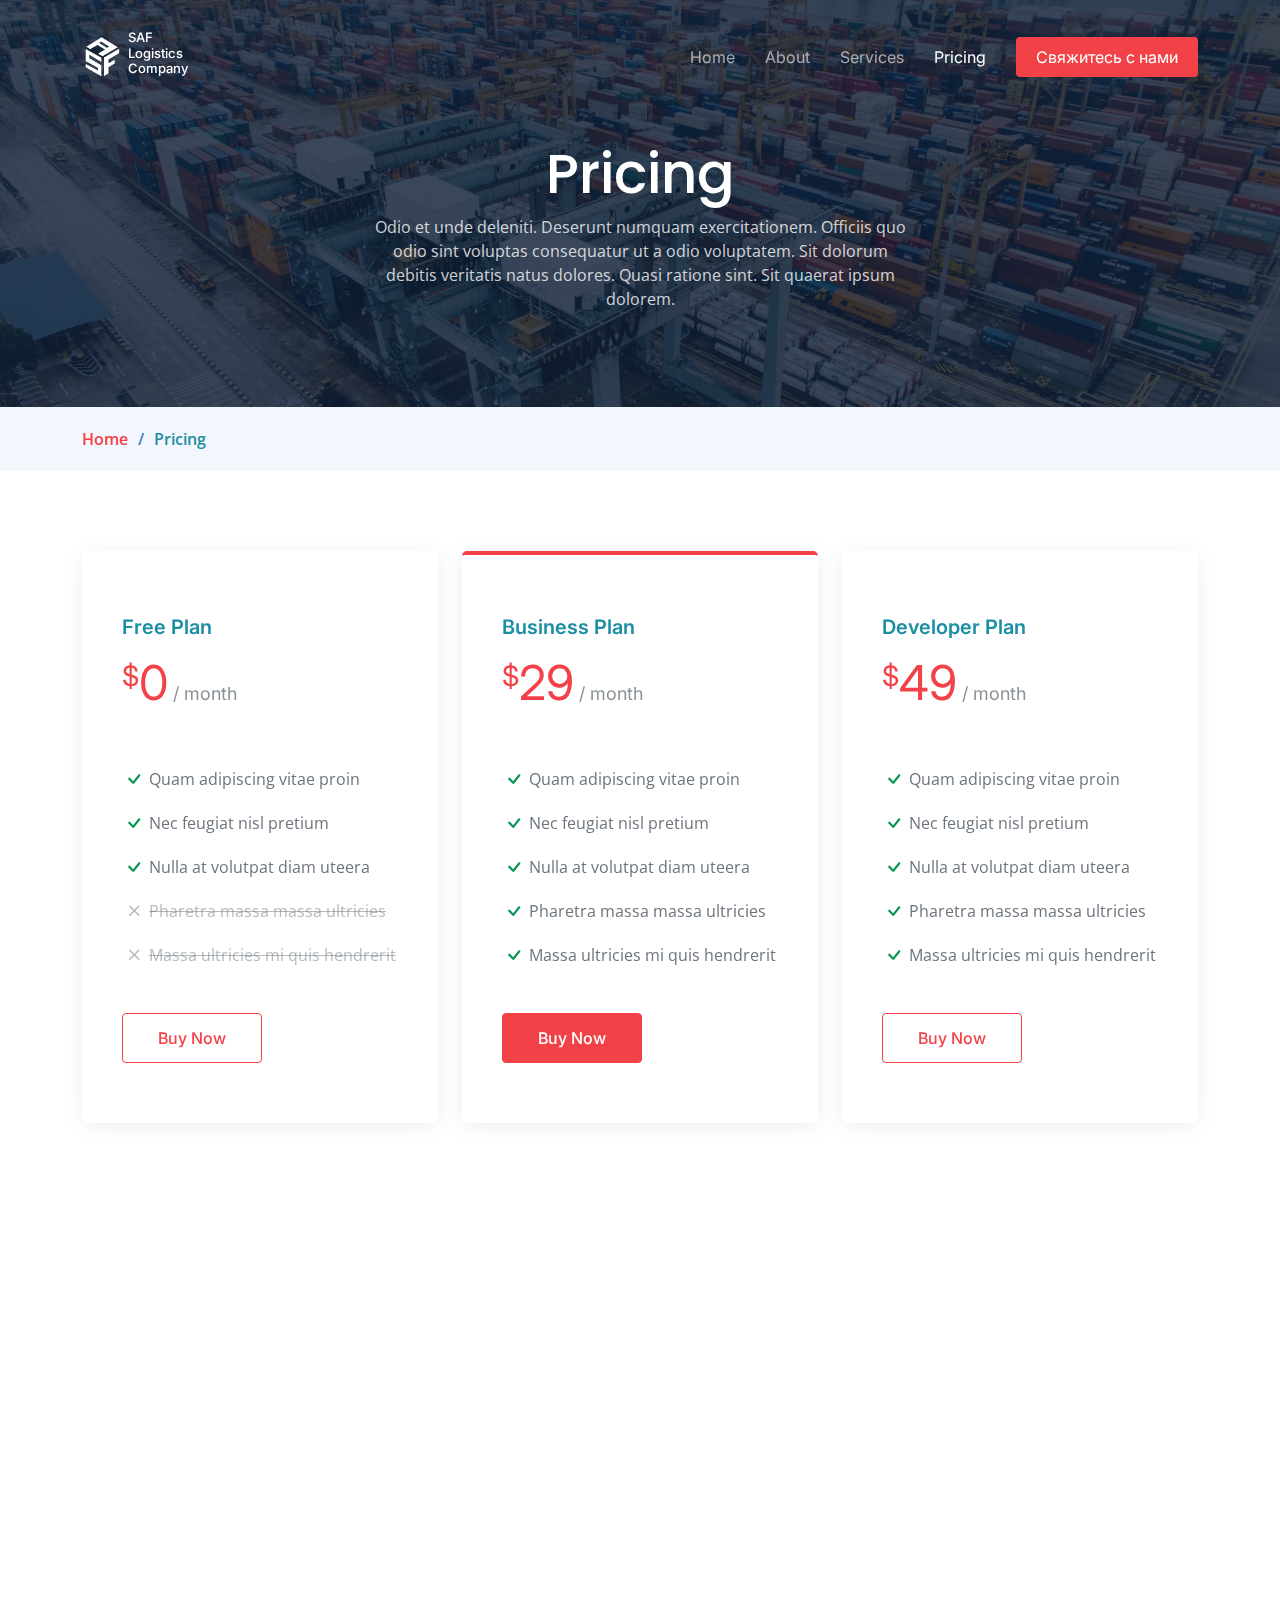
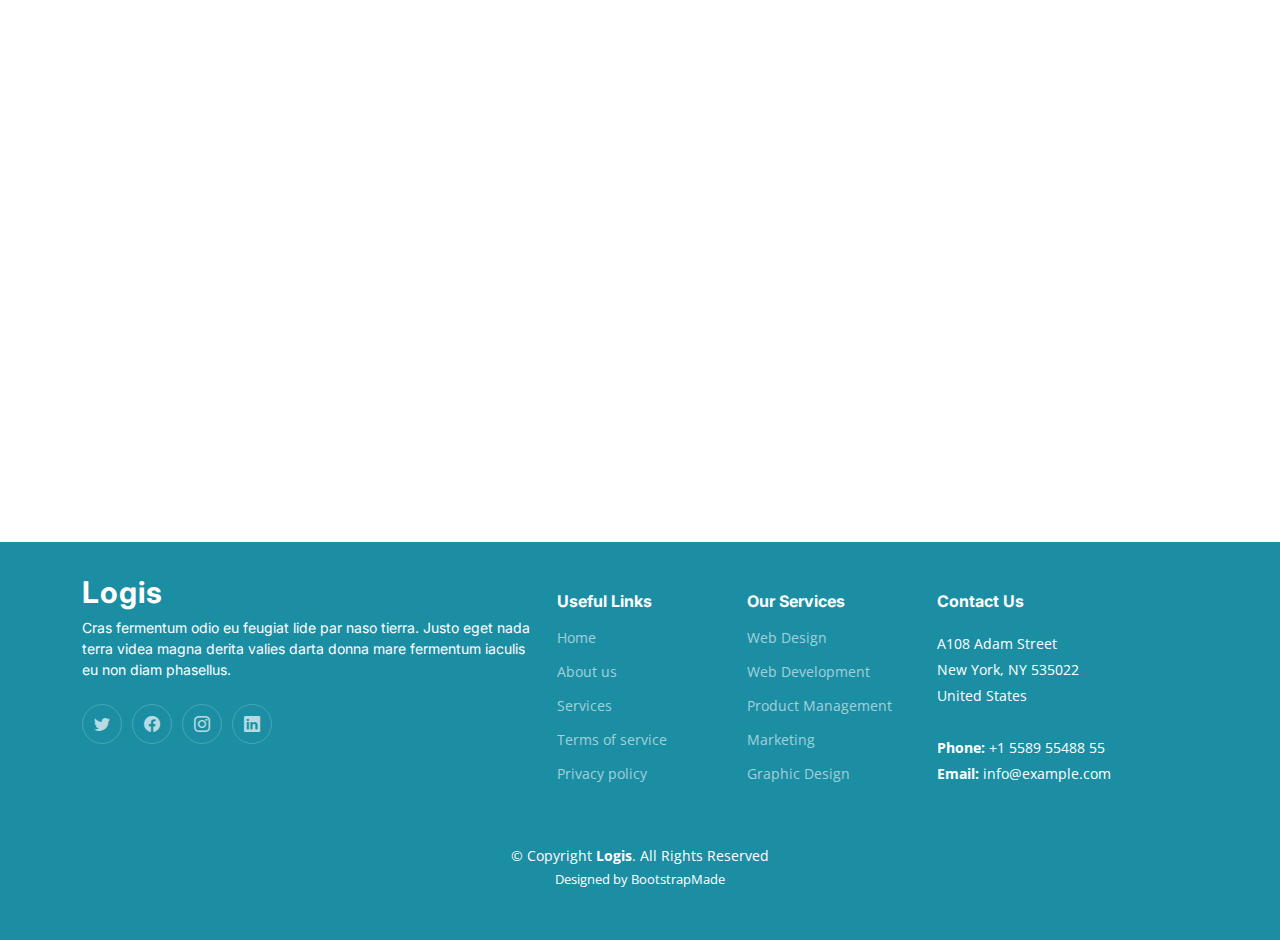
<file: pricing.html>
<!DOCTYPE html>
<html lang="en">

<head>
  <meta charset="utf-8">
  <meta content="width=device-width, initial-scale=1.0" name="viewport">

  <title>Logis Bootstrap Template - Pricing</title>
  <meta content="" name="description">
  <meta content="" name="keywords">

  <!-- Favicons -->
  <link href="assets/img/favicon.png" rel="icon">
  <link href="assets/img/apple-touch-icon.png" rel="apple-touch-icon">

  <!-- Google Fonts -->
  <link rel="preconnect" href="https://fonts.googleapis.com">
  <link rel="preconnect" href="https://fonts.gstatic.com" crossorigin>
  <link href="https://fonts.googleapis.com/css2?family=Open+Sans:ital,wght@0,300;0,400;0,500;0,600;0,700;1,300;1,400;1,600;1,700&family=Poppins:ital,wght@0,300;0,400;0,500;0,600;0,700;1,300;1,400;1,500;1,600;1,700&family=Inter:ital,wght@0,300;0,400;0,500;0,600;0,700;1,300;1,400;1,500;1,600;1,700&display=swap" rel="stylesheet">

  <!-- Vendor CSS Files -->
  <link href="assets/vendor/bootstrap/css/bootstrap.min.css" rel="stylesheet">
  <link href="assets/vendor/bootstrap-icons/bootstrap-icons.css" rel="stylesheet">
  <link href="assets/vendor/fontawesome-free/css/all.min.css" rel="stylesheet">
  <link href="assets/vendor/glightbox/css/glightbox.min.css" rel="stylesheet">
  <link href="assets/vendor/swiper/swiper-bundle.min.css" rel="stylesheet">
  <link href="assets/vendor/aos/aos.css" rel="stylesheet">

  <!-- Template Main CSS File -->
  <link href="assets/css/main.css" rel="stylesheet">

  <!-- =======================================================
  * Template Name: Logis - v1.3.0
  * Template URL: https://bootstrapmade.com/logis-bootstrap-logistics-website-template/
  * Author: BootstrapMade.com
  * License: https://bootstrapmade.com/license/
  ======================================================== -->
</head>

<body>

  <!-- ======= Header ======= -->
  <header id="header" class="header d-flex align-items-center fixed-top">
    <div class="container-fluid container-xl d-flex align-items-center justify-content-between">

      <a href="index.html" class="logo d-flex align-items-center">
        <!-- Uncomment the line below if you also wish to use an image logo -->
       <img src="assets/img/logoo.png" alt=""> 
       <h3 style="font-size: 13px; color:white ; " >SAF <br> Logistics <br> Company</h3>
      </a>

      <i class="mobile-nav-toggle mobile-nav-show bi bi-list"></i>
      <i class="mobile-nav-toggle mobile-nav-hide d-none bi bi-x"></i>
      <nav id="navbar" class="navbar">
        <ul>
          <li><a href="index.html">Home</a></li>
          <li><a href="about.html">About</a></li>
          <li><a href="services.html">Services</a></li>
          <li><a href="pricing.html" class="active">Pricing</a></li>
          <!-- <li class="dropdown"><a href="#"><span>Drop Down</span> <i class="bi bi-chevron-down dropdown-indicator"></i></a>
            <ul>
              <li><a href="#">Drop Down 1</a></li>
              <li class="dropdown"><a href="#"><span>Deep Drop Down</span> <i class="bi bi-chevron-down dropdown-indicator"></i></a>
                <ul>
                  <li><a href="#">Deep Drop Down 1</a></li>
                  <li><a href="#">Deep Drop Down 2</a></li>
                  <li><a href="#">Deep Drop Down 3</a></li>
                  <li><a href="#">Deep Drop Down 4</a></li>
                  <li><a href="#">Deep Drop Down 5</a></li>
                </ul>
              </li>
              <li><a href="#">Drop Down 2</a></li>
              <li><a href="#">Drop Down 3</a></li>
              <li><a href="#">Drop Down 4</a></li>
            </ul>
          </li> -->
          <li><a class="get-a-quote" href="get-a-quote.html">Свяжитесь с нами</a></li>
        </ul>
      </nav><!-- .navbar -->

    </div>
  </header><!-- End Header -->
  <!-- End Header -->

  <main id="main">

    <!-- ======= Breadcrumbs ======= -->
    <div class="breadcrumbs">
      <div class="page-header d-flex align-items-center" style="background-image: url('assets/img/page-header.jpg');">
        <div class="container position-relative">
          <div class="row d-flex justify-content-center">
            <div class="col-lg-6 text-center">
              <h2>Pricing</h2>
              <p>Odio et unde deleniti. Deserunt numquam exercitationem. Officiis quo odio sint voluptas consequatur ut a odio voluptatem. Sit dolorum debitis veritatis natus dolores. Quasi ratione sint. Sit quaerat ipsum dolorem.</p>
            </div>
          </div>
        </div>
      </div>
      <nav>
        <div class="container">
          <ol>
            <li><a href="index.html">Home</a></li>
            <li>Pricing</li>
          </ol>
        </div>
      </nav>
    </div><!-- End Breadcrumbs -->

    <!-- ======= Pricing Section ======= -->
    <section id="pricing" class="pricing">
      <div class="container" data-aos="fade-up">

        <div class="row gy-4">

          <div class="col-lg-4" data-aos="fade-up" data-aos-delay="100">
            <div class="pricing-item">
              <h3>Free Plan</h3>
              <h4><sup>$</sup>0<span> / month</span></h4>
              <ul>
                <li><i class="bi bi-check"></i> Quam adipiscing vitae proin</li>
                <li><i class="bi bi-check"></i> Nec feugiat nisl pretium</li>
                <li><i class="bi bi-check"></i> Nulla at volutpat diam uteera</li>
                <li class="na"><i class="bi bi-x"></i> <span>Pharetra massa massa ultricies</span></li>
                <li class="na"><i class="bi bi-x"></i> <span>Massa ultricies mi quis hendrerit</span></li>
              </ul>
              <a href="#" class="buy-btn">Buy Now</a>
            </div>
          </div><!-- End Pricing Item -->

          <div class="col-lg-4" data-aos="fade-up" data-aos-delay="200">
            <div class="pricing-item featured">
              <h3>Business Plan</h3>
              <h4><sup>$</sup>29<span> / month</span></h4>
              <ul>
                <li><i class="bi bi-check"></i> Quam adipiscing vitae proin</li>
                <li><i class="bi bi-check"></i> Nec feugiat nisl pretium</li>
                <li><i class="bi bi-check"></i> Nulla at volutpat diam uteera</li>
                <li><i class="bi bi-check"></i> Pharetra massa massa ultricies</li>
                <li><i class="bi bi-check"></i> Massa ultricies mi quis hendrerit</li>
              </ul>
              <a href="#" class="buy-btn">Buy Now</a>
            </div>
          </div><!-- End Pricing Item -->

          <div class="col-lg-4" data-aos="fade-up" data-aos-delay="300">
            <div class="pricing-item">
              <h3>Developer Plan</h3>
              <h4><sup>$</sup>49<span> / month</span></h4>
              <ul>
                <li><i class="bi bi-check"></i> Quam adipiscing vitae proin</li>
                <li><i class="bi bi-check"></i> Nec feugiat nisl pretium</li>
                <li><i class="bi bi-check"></i> Nulla at volutpat diam uteera</li>
                <li><i class="bi bi-check"></i> Pharetra massa massa ultricies</li>
                <li><i class="bi bi-check"></i> Massa ultricies mi quis hendrerit</li>
              </ul>
              <a href="#" class="buy-btn">Buy Now</a>
            </div>
          </div><!-- End Pricing Item -->

        </div>

      </div>
    </section><!-- End Pricing Section -->

    <!-- ======= Horizontal Pricing Section ======= -->
    <section id="horizontal-pricing" class="horizontal-pricing pt-0">
      <div class="container" data-aos="fade-up">

        <div class="section-header">
          <span>Horizontal Pricing</span>
          <h2>Horizontal Pricing</h2>

        </div>

        <div class="row gy-4 pricing-item" data-aos="fade-up" data-aos-delay="100">
          <div class="col-lg-3 d-flex align-items-center justify-content-center">
            <h3>Free Plan</h3>
          </div>
          <div class="col-lg-3 d-flex align-items-center justify-content-center">
            <h4><sup>$</sup>0<span> / month</span></h4>
          </div>
          <div class="col-lg-3 d-flex align-items-center justify-content-center">
            <ul>
              <li><i class="bi bi-check"></i> Quam adipiscing vitae proin</li>
              <li><i class="bi bi-check"></i> Nulla at volutpat diam uteera</li>
              <li class="na"><i class="bi bi-x"></i> <span>Pharetra massa massa ultricies</span></li>
            </ul>
          </div>
          <div class="col-lg-3 d-flex align-items-center justify-content-center">
            <div class="text-center"><a href="#" class="buy-btn">Buy Now</a></div>
          </div>
        </div><!-- End Pricing Item -->

        <div class="row gy-4 pricing-item featured mt-4" data-aos="fade-up" data-aos-delay="200">
          <div class="col-lg-3 d-flex align-items-center justify-content-center">
            <h3>Business Plan</h3>
          </div>
          <div class="col-lg-3 d-flex align-items-center justify-content-center">
            <h4><sup>$</sup>29<span> / month</span></h4>
          </div>
          <div class="col-lg-3 d-flex align-items-center justify-content-center">
            <ul>
              <li><i class="bi bi-check"></i> Quam adipiscing vitae proin</li>
              <li><i class="bi bi-check"></i> <strong>Nec feugiat nisl pretium</strong></li>
              <li><i class="bi bi-check"></i> Nulla at volutpat diam uteera</li>
            </ul>
          </div>
          <div class="col-lg-3 d-flex align-items-center justify-content-center">
            <div class="text-center"><a href="#" class="buy-btn">Buy Now</a></div>
          </div>
        </div><!-- End Pricing Item -->

        <div class="row gy-4 pricing-item mt-4" data-aos="fade-up" data-aos-delay="300">
          <div class="col-lg-3 d-flex align-items-center justify-content-center">
            <h3>Developer Plan</h3>
          </div>
          <div class="col-lg-3 d-flex align-items-center justify-content-center">
            <h4><sup>$</sup>49<span> / month</span></h4>
          </div>
          <div class="col-lg-3 d-flex align-items-center justify-content-center">
            <ul>
              <li><i class="bi bi-check"></i> Quam adipiscing vitae proin</li>
              <li><i class="bi bi-check"></i> Nec feugiat nisl pretium</li>
              <li><i class="bi bi-check"></i> Nulla at volutpat diam uteera</li>
            </ul>
          </div>
          <div class="col-lg-3 d-flex align-items-center justify-content-center">
            <div class="text-center"><a href="#" class="buy-btn">Buy Now</a></div>
          </div>
        </div><!-- End Pricing Item -->

      </div>
    </section><!-- End Horizontal Pricing Section -->

  </main><!-- End #main -->

  <!-- ======= Footer ======= -->
  <footer id="footer" class="footer">

    <div class="container">
      <div class="row gy-4">
        <div class="col-lg-5 col-md-12 footer-info">
          <a href="index.html" class="logo d-flex align-items-center">
            <span>Logis</span>
          </a>
          <p>Cras fermentum odio eu feugiat lide par naso tierra. Justo eget nada terra videa magna derita valies darta donna mare fermentum iaculis eu non diam phasellus.</p>
          <div class="social-links d-flex mt-4">
            <a href="#" class="twitter"><i class="bi bi-twitter"></i></a>
            <a href="#" class="facebook"><i class="bi bi-facebook"></i></a>
            <a href="#" class="instagram"><i class="bi bi-instagram"></i></a>
            <a href="#" class="linkedin"><i class="bi bi-linkedin"></i></a>
          </div>
        </div>

        <div class="col-lg-2 col-6 footer-links">
          <h4>Useful Links</h4>
          <ul>
            <li><a href="#">Home</a></li>
            <li><a href="#">About us</a></li>
            <li><a href="#">Services</a></li>
            <li><a href="#">Terms of service</a></li>
            <li><a href="#">Privacy policy</a></li>
          </ul>
        </div>

        <div class="col-lg-2 col-6 footer-links">
          <h4>Our Services</h4>
          <ul>
            <li><a href="#">Web Design</a></li>
            <li><a href="#">Web Development</a></li>
            <li><a href="#">Product Management</a></li>
            <li><a href="#">Marketing</a></li>
            <li><a href="#">Graphic Design</a></li>
          </ul>
        </div>

        <div class="col-lg-3 col-md-12 footer-contact text-center text-md-start">
          <h4>Contact Us</h4>
          <p>
            A108 Adam Street <br>
            New York, NY 535022<br>
            United States <br><br>
            <strong>Phone:</strong> +1 5589 55488 55<br>
            <strong>Email:</strong> info@example.com<br>
          </p>

        </div>

      </div>
    </div>

    <div class="container mt-4">
      <div class="copyright">
        &copy; Copyright <strong><span>Logis</span></strong>. All Rights Reserved
      </div>
      <div class="credits">
        <!-- All the links in the footer should remain intact. -->
        <!-- You can delete the links only if you purchased the pro version. -->
        <!-- Licensing information: https://bootstrapmade.com/license/ -->
        <!-- Purchase the pro version with working PHP/AJAX contact form: https://bootstrapmade.com/logis-bootstrap-logistics-website-template/ -->
        Designed by <a href="https://bootstrapmade.com/">BootstrapMade</a>
      </div>
    </div>

  </footer><!-- End Footer -->
  <!-- End Footer -->

  <a href="#" class="scroll-top d-flex align-items-center justify-content-center"><i class="bi bi-arrow-up-short"></i></a>

  <div id="preloader"></div>

  <!-- Vendor JS Files -->
  <script src="assets/vendor/bootstrap/js/bootstrap.bundle.min.js"></script>
  <script src="assets/vendor/purecounter/purecounter_vanilla.js"></script>
  <script src="assets/vendor/glightbox/js/glightbox.min.js"></script>
  <script src="assets/vendor/swiper/swiper-bundle.min.js"></script>
  <script src="assets/vendor/aos/aos.js"></script>
  <script src="assets/vendor/php-email-form/validate.js"></script>

  <!-- Template Main JS File -->
  <script src="assets/js/main.js"></script>

</body>

</html>
</file>
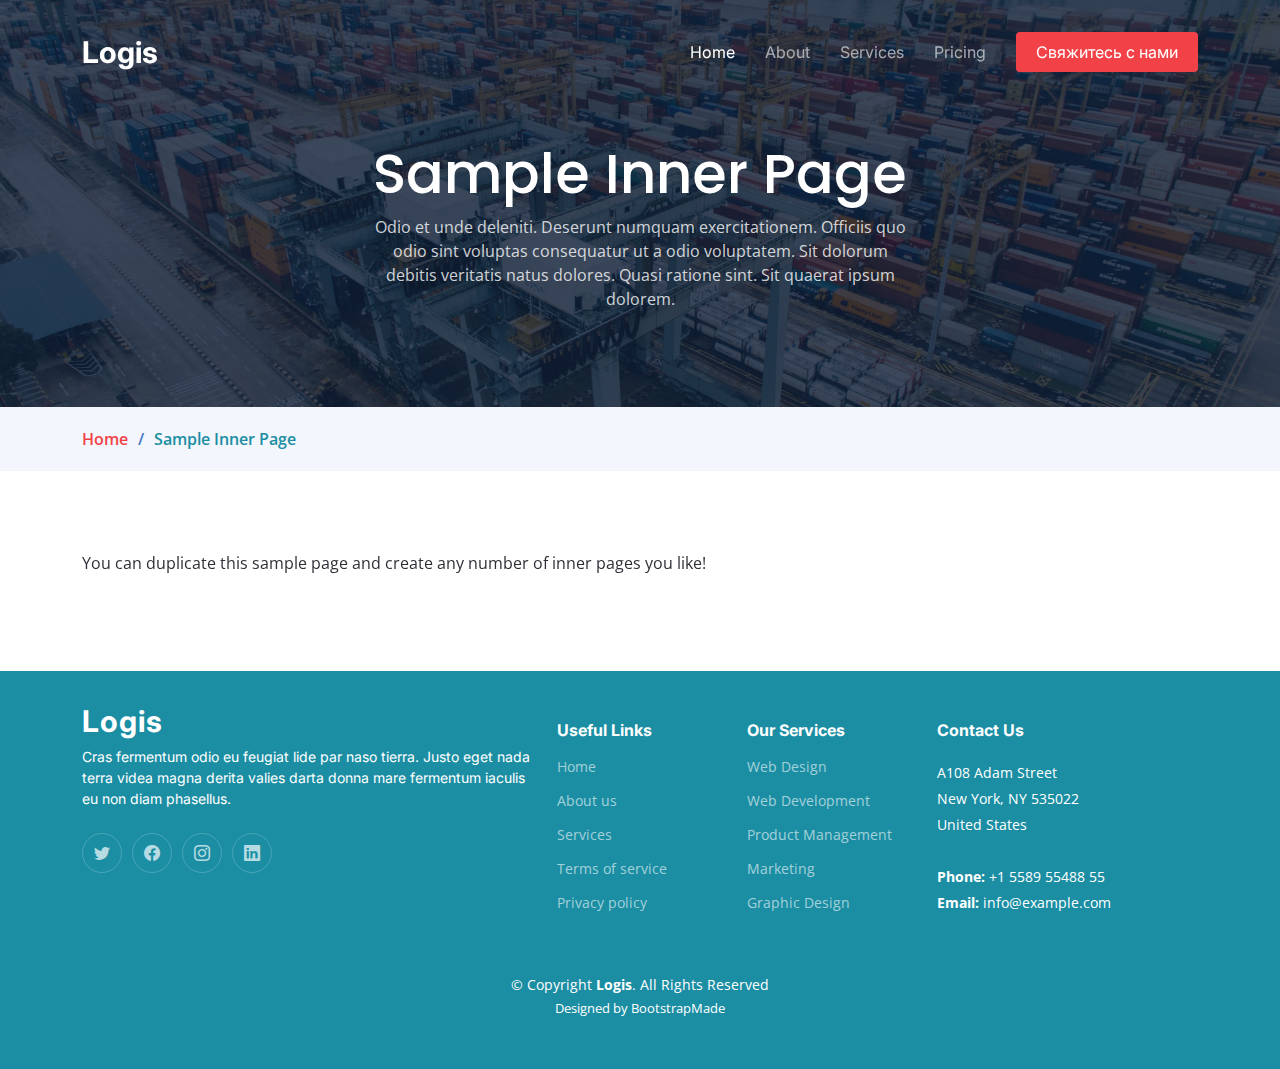
<file: sample-inner-page.html>
<!DOCTYPE html>
<html lang="en">

<head>
  <meta charset="utf-8">
  <meta content="width=device-width, initial-scale=1.0" name="viewport">

  <title>[Template] Sample Inner Page</title>
  <meta content="" name="description">
  <meta content="" name="keywords">

  <!-- Favicons -->
  <link href="assets/img/favicon.png" rel="icon">
  <link href="assets/img/apple-touch-icon.png" rel="apple-touch-icon">

  <!-- Google Fonts -->
  <link rel="preconnect" href="https://fonts.googleapis.com">
  <link rel="preconnect" href="https://fonts.gstatic.com" crossorigin>
  <link href="https://fonts.googleapis.com/css2?family=Open+Sans:ital,wght@0,300;0,400;0,500;0,600;0,700;1,300;1,400;1,600;1,700&family=Poppins:ital,wght@0,300;0,400;0,500;0,600;0,700;1,300;1,400;1,500;1,600;1,700&family=Inter:ital,wght@0,300;0,400;0,500;0,600;0,700;1,300;1,400;1,500;1,600;1,700&display=swap" rel="stylesheet">

  <!-- Vendor CSS Files -->
  <link href="assets/vendor/bootstrap/css/bootstrap.min.css" rel="stylesheet">
  <link href="assets/vendor/bootstrap-icons/bootstrap-icons.css" rel="stylesheet">
  <link href="assets/vendor/fontawesome-free/css/all.min.css" rel="stylesheet">
  <link href="assets/vendor/glightbox/css/glightbox.min.css" rel="stylesheet">
  <link href="assets/vendor/swiper/swiper-bundle.min.css" rel="stylesheet">
  <link href="assets/vendor/aos/aos.css" rel="stylesheet">

  <!-- Template Main CSS File -->
  <link href="assets/css/main.css" rel="stylesheet">

  <!-- =======================================================
  * Template Name: Logis - v1.3.0
  * Template URL: https://bootstrapmade.com/logis-bootstrap-logistics-website-template/
  * Author: BootstrapMade.com
  * License: https://bootstrapmade.com/license/
  ======================================================== -->
</head>

<body>

  <!-- ======= Header ======= -->
  <header id="header" class="header d-flex align-items-center fixed-top">
    <div class="container-fluid container-xl d-flex align-items-center justify-content-between">

      <a href="index.html" class="logo d-flex align-items-center">
        <!-- Uncomment the line below if you also wish to use an image logo -->
        <!-- <img src="assets/img/logo.png" alt=""> -->
        <h1>Logis</h1>
      </a>

      <i class="mobile-nav-toggle mobile-nav-show bi bi-list"></i>
      <i class="mobile-nav-toggle mobile-nav-hide d-none bi bi-x"></i>
      <nav id="navbar" class="navbar">
        <ul>
          <li><a href="index.html" class="active">Home</a></li>
          <li><a href="about.html">About</a></li>
          <li><a href="services.html">Services</a></li>
          <li><a href="pricing.html">Pricing</a></li>
          <!-- <li class="dropdown"><a href="#"><span>Drop Down</span> <i class="bi bi-chevron-down dropdown-indicator"></i></a>
            <ul>
              <li><a href="#">Drop Down 1</a></li>
              <li class="dropdown"><a href="#"><span>Deep Drop Down</span> <i class="bi bi-chevron-down dropdown-indicator"></i></a>
                <ul>
                  <li><a href="#">Deep Drop Down 1</a></li>
                  <li><a href="#">Deep Drop Down 2</a></li>
                  <li><a href="#">Deep Drop Down 3</a></li>
                  <li><a href="#">Deep Drop Down 4</a></li>
                  <li><a href="#">Deep Drop Down 5</a></li>
                </ul>
              </li>
              <li><a href="#">Drop Down 2</a></li>
              <li><a href="#">Drop Down 3</a></li>
              <li><a href="#">Drop Down 4</a></li>
            </ul>
          </li> -->
          <li><a class="get-a-quote" href="get-a-quote.html">Свяжитесь с нами</a></li>
        </ul>
      </nav><!-- .navbar -->

    </div>
  </header><!-- End Header -->
  <!-- End Header -->

  <main id="main">

    <!-- ======= Breadcrumbs ======= -->
    <div class="breadcrumbs">
      <div class="page-header d-flex align-items-center" style="background-image: url('assets/img/page-header.jpg');">
        <div class="container position-relative">
          <div class="row d-flex justify-content-center">
            <div class="col-lg-6 text-center">
              <h2>Sample Inner Page</h2>
              <p>Odio et unde deleniti. Deserunt numquam exercitationem. Officiis quo odio sint voluptas consequatur ut a odio voluptatem. Sit dolorum debitis veritatis natus dolores. Quasi ratione sint. Sit quaerat ipsum dolorem.</p>
            </div>
          </div>
        </div>
      </div>
      <nav>
        <div class="container">
          <ol>
            <li><a href="index.html">Home</a></li>
            <li>Sample Inner Page</li>
          </ol>
        </div>
      </nav>
    </div><!-- End Breadcrumbs -->

    <section class="sample-page">
      <div class="container" data-aos="fade-up">
        <p>
          You can duplicate this sample page and create any number of inner pages you like!
        </p>
      </div>
    </section>

  </main><!-- End #main -->

  <!-- ======= Footer ======= -->
  <footer id="footer" class="footer">

    <div class="container">
      <div class="row gy-4">
        <div class="col-lg-5 col-md-12 footer-info">
          <a href="index.html" class="logo d-flex align-items-center">
            <span>Logis</span>
          </a>
          <p>Cras fermentum odio eu feugiat lide par naso tierra. Justo eget nada terra videa magna derita valies darta donna mare fermentum iaculis eu non diam phasellus.</p>
          <div class="social-links d-flex mt-4">
            <a href="#" class="twitter"><i class="bi bi-twitter"></i></a>
            <a href="#" class="facebook"><i class="bi bi-facebook"></i></a>
            <a href="#" class="instagram"><i class="bi bi-instagram"></i></a>
            <a href="#" class="linkedin"><i class="bi bi-linkedin"></i></a>
          </div>
        </div>

        <div class="col-lg-2 col-6 footer-links">
          <h4>Useful Links</h4>
          <ul>
            <li><a href="#">Home</a></li>
            <li><a href="#">About us</a></li>
            <li><a href="#">Services</a></li>
            <li><a href="#">Terms of service</a></li>
            <li><a href="#">Privacy policy</a></li>
          </ul>
        </div>

        <div class="col-lg-2 col-6 footer-links">
          <h4>Our Services</h4>
          <ul>
            <li><a href="#">Web Design</a></li>
            <li><a href="#">Web Development</a></li>
            <li><a href="#">Product Management</a></li>
            <li><a href="#">Marketing</a></li>
            <li><a href="#">Graphic Design</a></li>
          </ul>
        </div>

        <div class="col-lg-3 col-md-12 footer-contact text-center text-md-start">
          <h4>Contact Us</h4>
          <p>
            A108 Adam Street <br>
            New York, NY 535022<br>
            United States <br><br>
            <strong>Phone:</strong> +1 5589 55488 55<br>
            <strong>Email:</strong> info@example.com<br>
          </p>

        </div>

      </div>
    </div>

    <div class="container mt-4">
      <div class="copyright">
        &copy; Copyright <strong><span>Logis</span></strong>. All Rights Reserved
      </div>
      <div class="credits">
        <!-- All the links in the footer should remain intact. -->
        <!-- You can delete the links only if you purchased the pro version. -->
        <!-- Licensing information: https://bootstrapmade.com/license/ -->
        <!-- Purchase the pro version with working PHP/AJAX contact form: https://bootstrapmade.com/logis-bootstrap-logistics-website-template/ -->
        Designed by <a href="https://bootstrapmade.com/">BootstrapMade</a>
      </div>
    </div>

  </footer><!-- End Footer -->
  <!-- End Footer -->

  <a href="#" class="scroll-top d-flex align-items-center justify-content-center"><i class="bi bi-arrow-up-short"></i></a>

  <div id="preloader"></div>

  <!-- Vendor JS Files -->
  <script src="assets/vendor/bootstrap/js/bootstrap.bundle.min.js"></script>
  <script src="assets/vendor/purecounter/purecounter_vanilla.js"></script>
  <script src="assets/vendor/glightbox/js/glightbox.min.js"></script>
  <script src="assets/vendor/swiper/swiper-bundle.min.js"></script>
  <script src="assets/vendor/aos/aos.js"></script>
  <script src="assets/vendor/php-email-form/validate.js"></script>

  <!-- Template Main JS File -->
  <script src="assets/js/main.js"></script>

</body>

</html>
</file>
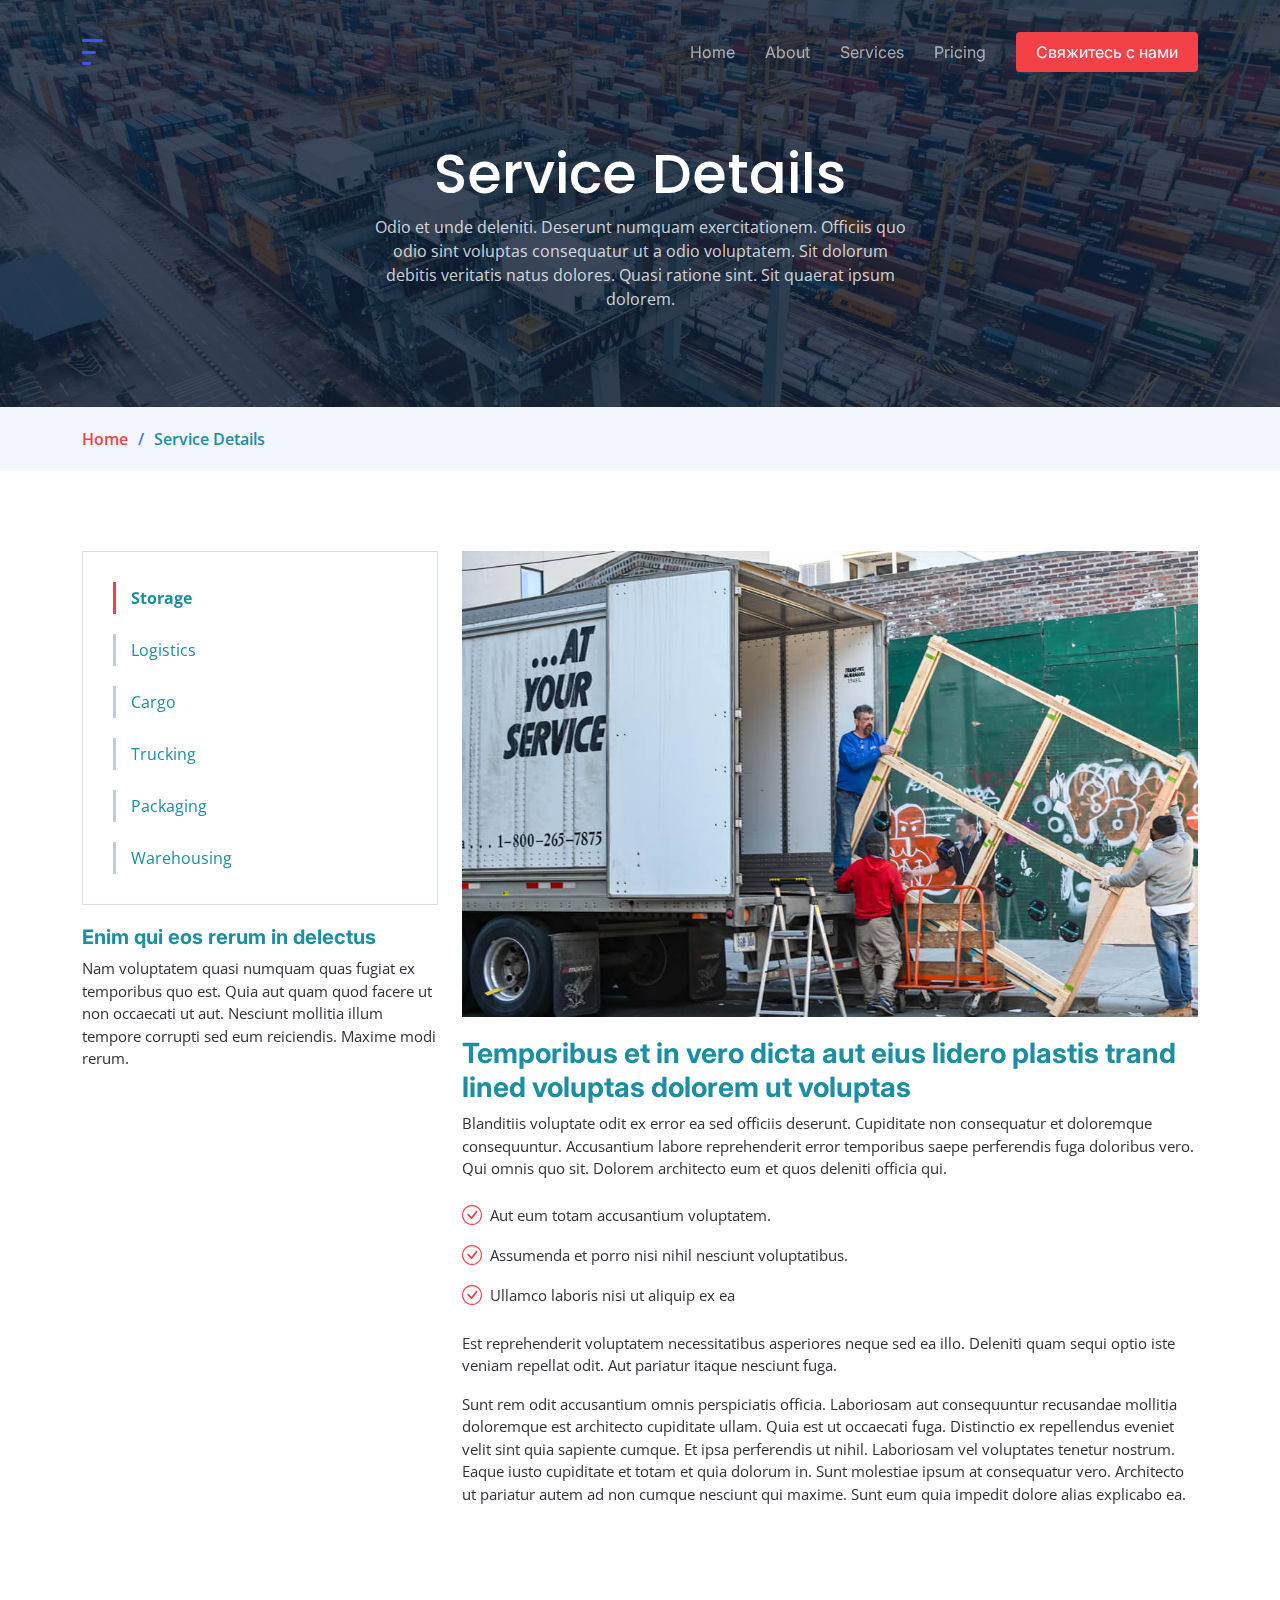
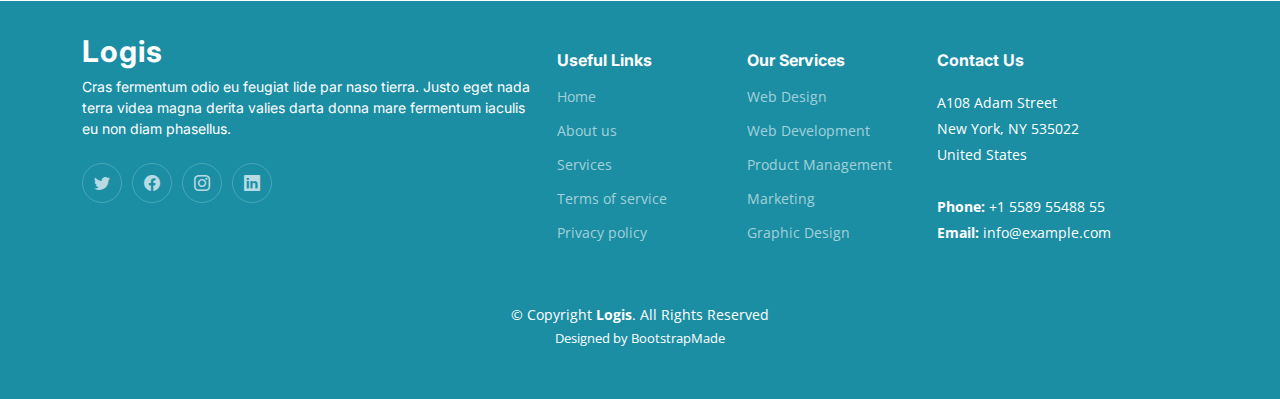
<file: service-details.html>
<!DOCTYPE html>
<html lang="en">

<head>
  <meta charset="utf-8">
  <meta content="width=device-width, initial-scale=1.0" name="viewport">

  <title>Logis Bootstrap Template - Service Details</title>
  <meta content="" name="description">
  <meta content="" name="keywords">

  <!-- Favicons -->
  <link href="assets/img/favicon.png" rel="icon">
  <link href="assets/img/apple-touch-icon.png" rel="apple-touch-icon">

  <!-- Google Fonts -->
  <link rel="preconnect" href="https://fonts.googleapis.com">
  <link rel="preconnect" href="https://fonts.gstatic.com" crossorigin>
  <link href="https://fonts.googleapis.com/css2?family=Open+Sans:ital,wght@0,300;0,400;0,500;0,600;0,700;1,300;1,400;1,600;1,700&family=Poppins:ital,wght@0,300;0,400;0,500;0,600;0,700;1,300;1,400;1,500;1,600;1,700&family=Inter:ital,wght@0,300;0,400;0,500;0,600;0,700;1,300;1,400;1,500;1,600;1,700&display=swap" rel="stylesheet">

  <!-- Vendor CSS Files -->
  <link href="assets/vendor/bootstrap/css/bootstrap.min.css" rel="stylesheet">
  <link href="assets/vendor/bootstrap-icons/bootstrap-icons.css" rel="stylesheet">
  <link href="assets/vendor/fontawesome-free/css/all.min.css" rel="stylesheet">
  <link href="assets/vendor/glightbox/css/glightbox.min.css" rel="stylesheet">
  <link href="assets/vendor/swiper/swiper-bundle.min.css" rel="stylesheet">
  <link href="assets/vendor/aos/aos.css" rel="stylesheet">

  <!-- Template Main CSS File -->
  <link href="assets/css/main.css" rel="stylesheet">

  <!-- =======================================================
  * Template Name: Logis - v1.3.0
  * Template URL: https://bootstrapmade.com/logis-bootstrap-logistics-website-template/
  * Author: BootstrapMade.com
  * License: https://bootstrapmade.com/license/
  ======================================================== -->
</head>

<body>

  <!-- ======= Header ======= -->
  <header id="header" class="header d-flex align-items-center fixed-top">
    <div class="container-fluid container-xl d-flex align-items-center justify-content-between">

      <a href="index.html" class="logo d-flex align-items-center">
        <!-- Uncomment the line below if you also wish to use an image logo -->
        <img src="assets/img/logo.png" alt="">
        
      </a>

      <i class="mobile-nav-toggle mobile-nav-show bi bi-list"></i>
      <i class="mobile-nav-toggle mobile-nav-hide d-none bi bi-x"></i>
      <nav id="navbar" class="navbar">
        <ul>
          <li><a href="index.html">Home</a></li>
          <li><a href="about.html">About</a></li>
          <li><a href="services.html">Services</a></li>
          <li><a href="pricing.html">Pricing</a></li>
          <!-- <li class="dropdown"><a href="#"><span>Drop Down</span> <i class="bi bi-chevron-down dropdown-indicator"></i></a>
            <ul>
              <li><a href="#">Drop Down 1</a></li>
              <li class="dropdown"><a href="#"><span>Deep Drop Down</span> <i class="bi bi-chevron-down dropdown-indicator"></i></a>
                <ul>
                  <li><a href="#">Deep Drop Down 1</a></li>
                  <li><a href="#">Deep Drop Down 2</a></li>
                  <li><a href="#">Deep Drop Down 3</a></li>
                  <li><a href="#">Deep Drop Down 4</a></li>
                  <li><a href="#">Deep Drop Down 5</a></li>
                </ul>
              </li>
              <li><a href="#">Drop Down 2</a></li>
              <li><a href="#">Drop Down 3</a></li>
              <li><a href="#">Drop Down 4</a></li>
            </ul>
          </li> -->
          <li><a class="get-a-quote" href="get-a-quote.html">Свяжитесь с нами</a></li>
        </ul>
      </nav><!-- .navbar -->

    </div>
  </header><!-- End Header -->
  <!-- End Header -->

  <main id="main">

    <!-- ======= Breadcrumbs ======= -->
    <div class="breadcrumbs">
      <div class="page-header d-flex align-items-center" style="background-image: url('assets/img/page-header.jpg');">
        <div class="container position-relative">
          <div class="row d-flex justify-content-center">
            <div class="col-lg-6 text-center">
              <h2>Service Details</h2>
              <p>Odio et unde deleniti. Deserunt numquam exercitationem. Officiis quo odio sint voluptas consequatur ut a odio voluptatem. Sit dolorum debitis veritatis natus dolores. Quasi ratione sint. Sit quaerat ipsum dolorem.</p>
            </div>
          </div>
        </div>
      </div>
      <nav>
        <div class="container">
          <ol>
            <li><a href="index.html">Home</a></li>
            <li>Service Details</li>
          </ol>
        </div>
      </nav>
    </div><!-- End Breadcrumbs -->

    <!-- ======= Service Details Section ======= -->
    <section id="service-details" class="service-details">
      <div class="container" data-aos="fade-up">

        <div class="row gy-4">

          <div class="col-lg-4">
            <div class="services-list">
              <a href="#" class="active">Storage</a>
              <a href="#">Logistics</a>
              <a href="#">Cargo</a>
              <a href="#">Trucking</a>
              <a href="#">Packaging</a>
              <a href="#">Warehousing</a>
            </div>

            <h4>Enim qui eos rerum in delectus</h4>
            <p>Nam voluptatem quasi numquam quas fugiat ex temporibus quo est. Quia aut quam quod facere ut non occaecati ut aut. Nesciunt mollitia illum tempore corrupti sed eum reiciendis. Maxime modi rerum.</p>
          </div>

          <div class="col-lg-8">
            <img src="assets/img/service-details.jpg" alt="" class="img-fluid services-img">
            <h3>Temporibus et in vero dicta aut eius lidero plastis trand lined voluptas dolorem ut voluptas</h3>
            <p>
              Blanditiis voluptate odit ex error ea sed officiis deserunt. Cupiditate non consequatur et doloremque consequuntur. Accusantium labore reprehenderit error temporibus saepe perferendis fuga doloribus vero. Qui omnis quo sit. Dolorem architecto eum et quos deleniti officia qui.
            </p>
            <ul>
              <li><i class="bi bi-check-circle"></i> <span>Aut eum totam accusantium voluptatem.</span></li>
              <li><i class="bi bi-check-circle"></i> <span>Assumenda et porro nisi nihil nesciunt voluptatibus.</span></li>
              <li><i class="bi bi-check-circle"></i> <span>Ullamco laboris nisi ut aliquip ex ea</span></li>
            </ul>
            <p>
              Est reprehenderit voluptatem necessitatibus asperiores neque sed ea illo. Deleniti quam sequi optio iste veniam repellat odit. Aut pariatur itaque nesciunt fuga.
            </p>
            <p>
              Sunt rem odit accusantium omnis perspiciatis officia. Laboriosam aut consequuntur recusandae mollitia doloremque est architecto cupiditate ullam. Quia est ut occaecati fuga. Distinctio ex repellendus eveniet velit sint quia sapiente cumque. Et ipsa perferendis ut nihil. Laboriosam vel voluptates tenetur nostrum. Eaque iusto cupiditate et totam et quia dolorum in. Sunt molestiae ipsum at consequatur vero. Architecto ut pariatur autem ad non cumque nesciunt qui maxime. Sunt eum quia impedit dolore alias explicabo ea.
            </p>
          </div>

        </div>

      </div>
    </section><!-- End Service Details Section -->

  </main><!-- End #main -->

  <!-- ======= Footer ======= -->
  <footer id="footer" class="footer">

    <div class="container">
      <div class="row gy-4">
        <div class="col-lg-5 col-md-12 footer-info">
          <a href="index.html" class="logo d-flex align-items-center">
            <span>Logis</span>
          </a>
          <p>Cras fermentum odio eu feugiat lide par naso tierra. Justo eget nada terra videa magna derita valies darta donna mare fermentum iaculis eu non diam phasellus.</p>
          <div class="social-links d-flex mt-4">
            <a href="#" class="twitter"><i class="bi bi-twitter"></i></a>
            <a href="#" class="facebook"><i class="bi bi-facebook"></i></a>
            <a href="#" class="instagram"><i class="bi bi-instagram"></i></a>
            <a href="#" class="linkedin"><i class="bi bi-linkedin"></i></a>
          </div>
        </div>

        <div class="col-lg-2 col-6 footer-links">
          <h4>Useful Links</h4>
          <ul>
            <li><a href="#">Home</a></li>
            <li><a href="#">About us</a></li>
            <li><a href="#">Services</a></li>
            <li><a href="#">Terms of service</a></li>
            <li><a href="#">Privacy policy</a></li>
          </ul>
        </div>

        <div class="col-lg-2 col-6 footer-links">
          <h4>Our Services</h4>
          <ul>
            <li><a href="#">Web Design</a></li>
            <li><a href="#">Web Development</a></li>
            <li><a href="#">Product Management</a></li>
            <li><a href="#">Marketing</a></li>
            <li><a href="#">Graphic Design</a></li>
          </ul>
        </div>

        <div class="col-lg-3 col-md-12 footer-contact text-center text-md-start">
          <h4>Contact Us</h4>
          <p>
            A108 Adam Street <br>
            New York, NY 535022<br>
            United States <br><br>
            <strong>Phone:</strong> +1 5589 55488 55<br>
            <strong>Email:</strong> info@example.com<br>
          </p>

        </div>

      </div>
    </div>

    <div class="container mt-4">
      <div class="copyright">
        &copy; Copyright <strong><span>Logis</span></strong>. All Rights Reserved
      </div>
      <div class="credits">
        <!-- All the links in the footer should remain intact. -->
        <!-- You can delete the links only if you purchased the pro version. -->
        <!-- Licensing information: https://bootstrapmade.com/license/ -->
        <!-- Purchase the pro version with working PHP/AJAX contact form: https://bootstrapmade.com/logis-bootstrap-logistics-website-template/ -->
        Designed by <a href="https://bootstrapmade.com/">BootstrapMade</a>
      </div>
    </div>

  </footer><!-- End Footer -->
  <!-- End Footer -->

  <a href="#" class="scroll-top d-flex align-items-center justify-content-center"><i class="bi bi-arrow-up-short"></i></a>

  <div id="preloader"></div>

  <!-- Vendor JS Files -->
  <script src="assets/vendor/bootstrap/js/bootstrap.bundle.min.js"></script>
  <script src="assets/vendor/purecounter/purecounter_vanilla.js"></script>
  <script src="assets/vendor/glightbox/js/glightbox.min.js"></script>
  <script src="assets/vendor/swiper/swiper-bundle.min.js"></script>
  <script src="assets/vendor/aos/aos.js"></script>
  <script src="assets/vendor/php-email-form/validate.js"></script>

  <!-- Template Main JS File -->
  <script src="assets/js/main.js"></script>

</body>

</html>
</file>
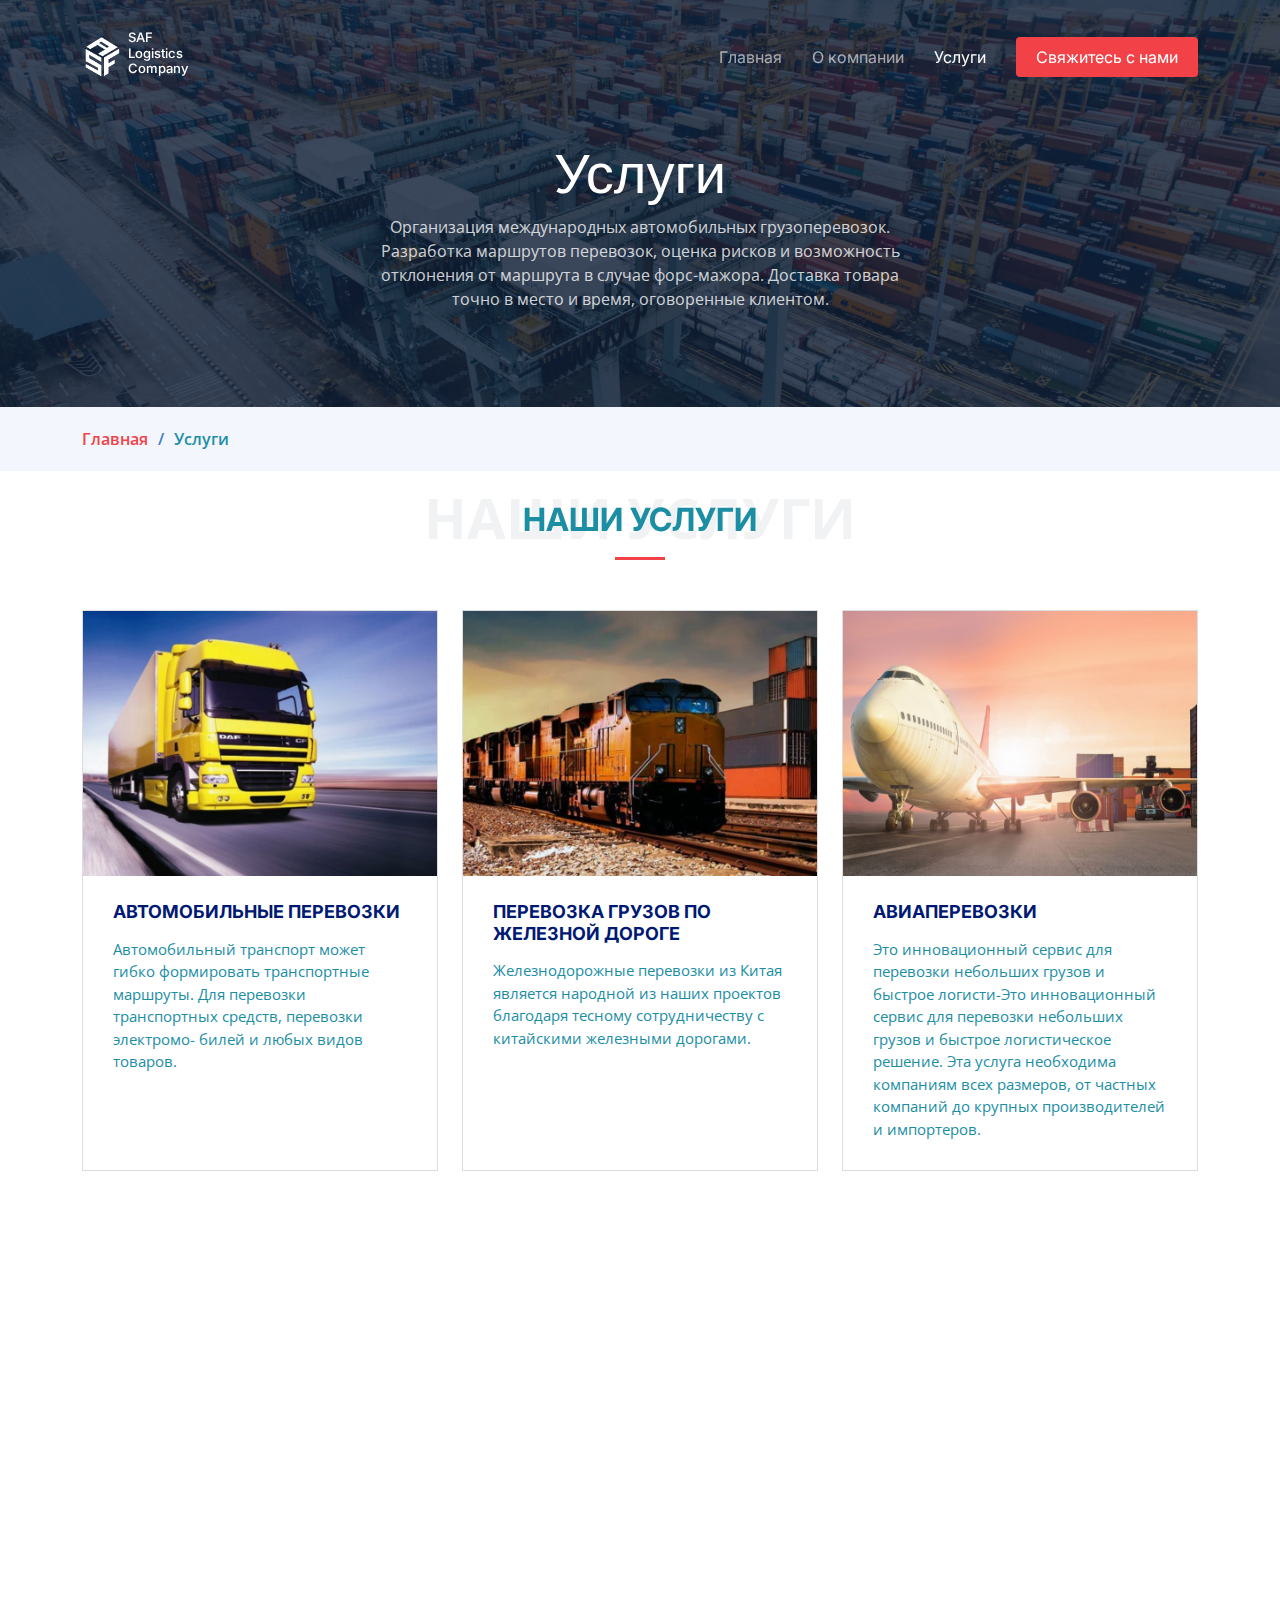
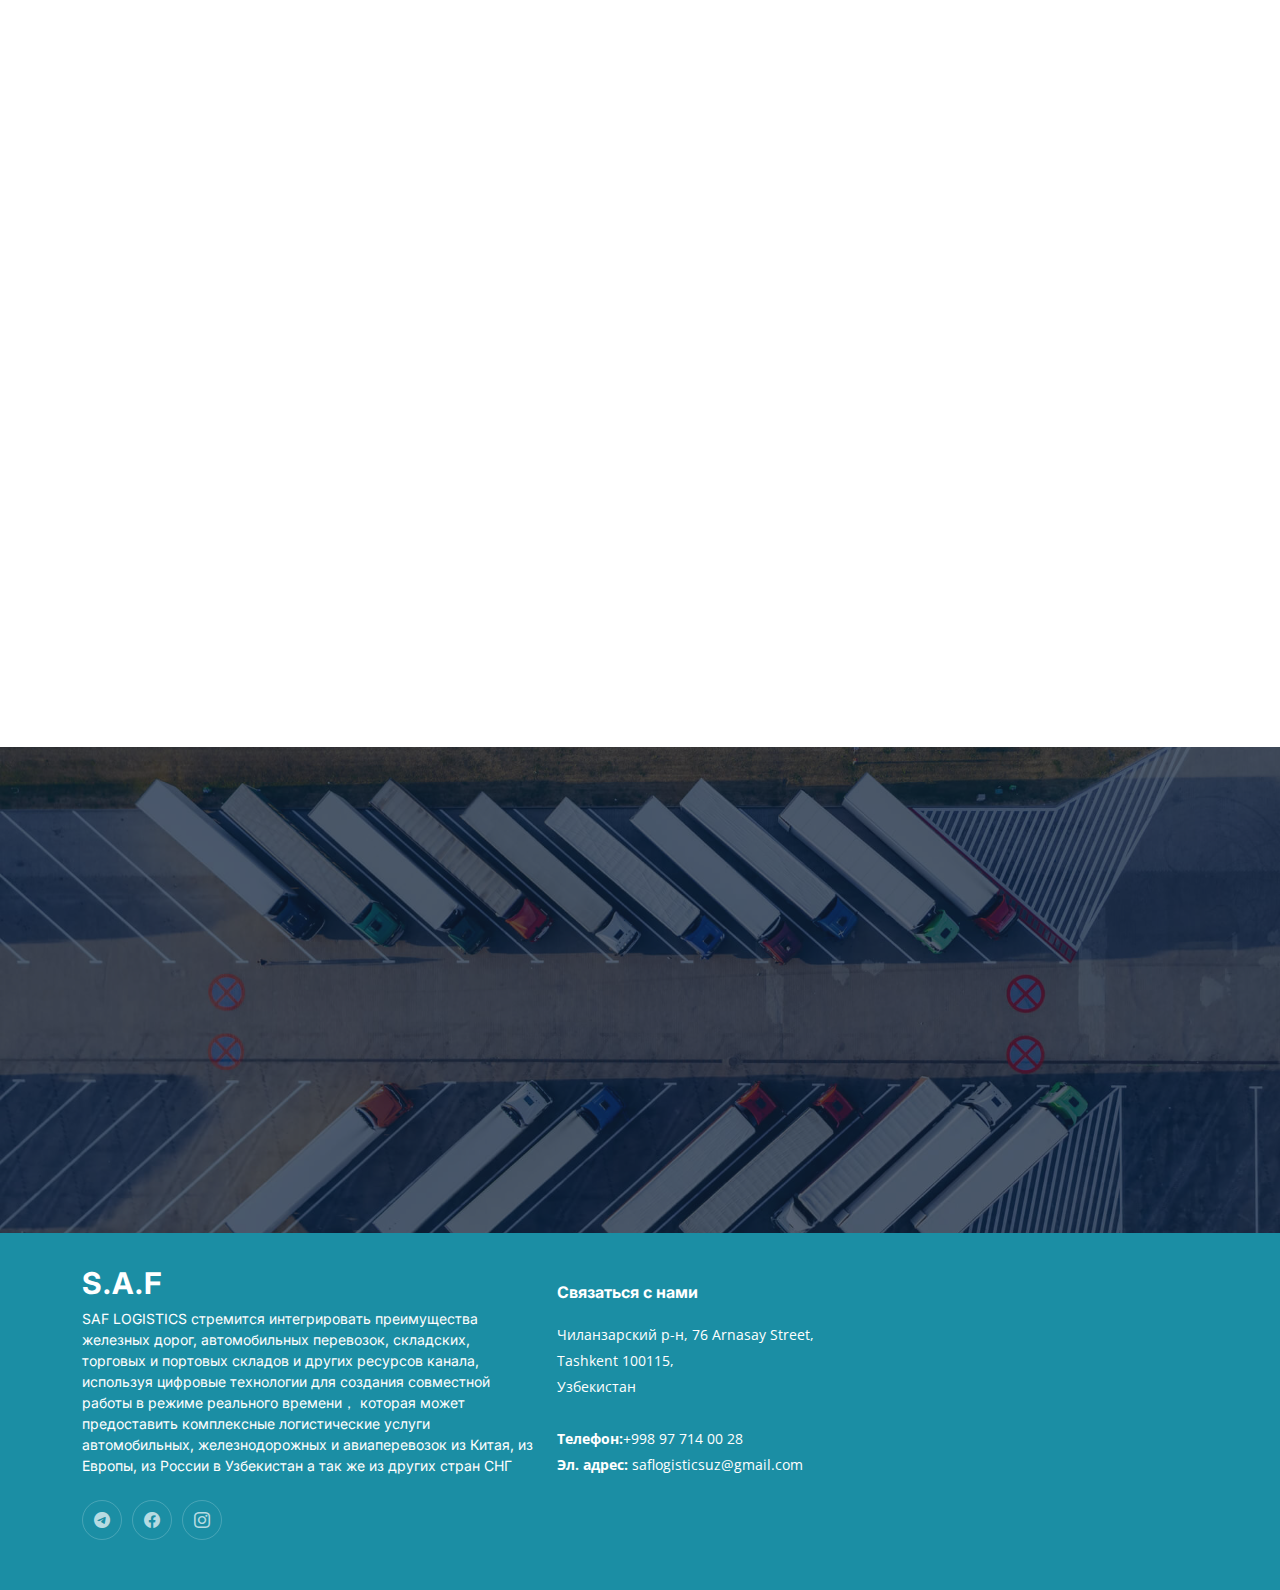
<file: services.html>
<!DOCTYPE html>
<html lang="en">

<head>
  <meta charset="utf-8">
  <meta content="width=device-width, initial-scale=1.0" name="viewport">

  <title>SAF LOGISTICS - Услуги</title>
  <meta content="" name="description">
  <meta content="" name="keywords">

  <!-- Favicons -->
  <link href="assets/img/favicon.png" rel="icon">
  <link href="assets/img/apple-touch-icon.png" rel="apple-touch-icon">

  <!-- Google Fonts -->
  <link rel="preconnect" href="https://fonts.googleapis.com">
  <link rel="preconnect" href="https://fonts.gstatic.com" crossorigin>
  <link href="https://fonts.googleapis.com/css2?family=Open+Sans:ital,wght@0,300;0,400;0,500;0,600;0,700;1,300;1,400;1,600;1,700&family=Poppins:ital,wght@0,300;0,400;0,500;0,600;0,700;1,300;1,400;1,500;1,600;1,700&family=Inter:ital,wght@0,300;0,400;0,500;0,600;0,700;1,300;1,400;1,500;1,600;1,700&display=swap" rel="stylesheet">

  <!-- Vendor CSS Files -->
  <link href="assets/vendor/bootstrap/css/bootstrap.min.css" rel="stylesheet">
  <link href="assets/vendor/bootstrap-icons/bootstrap-icons.css" rel="stylesheet">
  <link href="assets/vendor/fontawesome-free/css/all.min.css" rel="stylesheet">
  <link href="assets/vendor/glightbox/css/glightbox.min.css" rel="stylesheet">
  <link href="assets/vendor/swiper/swiper-bundle.min.css" rel="stylesheet">
  <link href="assets/vendor/aos/aos.css" rel="stylesheet">

  <!-- Template Main CSS File -->
  <link href="assets/css/main.css" rel="stylesheet">

  <!-- =======================================================
  * Template Name: Logis - v1.3.0
  * Template URL: https://bootstrapmade.com/logis-bootstrap-logistics-website-template/
  * Author: BootstrapMade.com
  * License: https://bootstrapmade.com/license/
  ======================================================== -->
</head>

<body>

  <!-- ======= Header ======= -->
  <header id="header" class="header d-flex align-items-center fixed-top">
    <div class="container-fluid container-xl d-flex align-items-center justify-content-between">

      <a href="index.html" class="logo d-flex align-items-center">
        <!-- Uncomment the line below if you also wish to use an image logo -->
        <img src="assets/img/logoo.png" alt=""> 
       <h3 style="font-size: 13px; color:white ; " >SAF <br> Logistics <br> Company</h3>
      </a>

      <i class="mobile-nav-toggle mobile-nav-show bi bi-list"></i>
      <i class="mobile-nav-toggle mobile-nav-hide d-none bi bi-x"></i>
      <nav id="navbar" class="navbar">
        <ul>
          <li><a href="index.html">Главная</a></li>
          <li><a href="about.html">О компании</a></li>
          <li><a href="services.html" class="active">Услуги</a></li>
          <!-- <li class="dropdown"><a href="#"><span>Drop Down</span> <i class="bi bi-chevron-down dropdown-indicator"></i></a>
            <ul>
              <li><a href="#">Drop Down 1</a></li>
              <li class="dropdown"><a href="#"><span>Deep Drop Down</span> <i class="bi bi-chevron-down dropdown-indicator"></i></a>
                <ul>
                  <li><a href="#">Deep Drop Down 1</a></li>
                  <li><a href="#">Deep Drop Down 2</a></li>
                  <li><a href="#">Deep Drop Down 3</a></li>
                  <li><a href="#">Deep Drop Down 4</a></li>
                  <li><a href="#">Deep Drop Down 5</a></li>
                </ul>
              </li>
              <li><a href="#">Drop Down 2</a></li>
              <li><a href="#">Drop Down 3</a></li>
              <li><a href="#">Drop Down 4</a></li>
            </ul>
          </li> -->
          <li><a class="get-a-quote" href="get-a-quote.html">Свяжитесь с нами</a></li>
        </ul>
      </nav><!-- .navbar -->

    </div>
  </header><!-- End Header -->
  <!-- End Header -->

  <main id="main">

    <!-- ======= Breadcrumbs ======= -->
    <div class="breadcrumbs">
      <div class="page-header d-flex align-items-center" style="background-image: url('assets/img/page-header.jpg');">
        <div class="container position-relative">
          <div class="row d-flex justify-content-center">
            <div class="col-lg-6 text-center">
              <h2>Услуги</h2>
              <p>Организация международных автомобильных грузоперевозок. Разработка маршрутов перевозок, оценка рисков и возможность отклонения от маршрута в случае форс-мажора. Доставка товара точно в место и время, оговоренные клиентом.</p>
            </div>
          </div>
        </div>
      </div>
      <nav>
        <div class="container">
          <ol>
            <li><a href="index.html">Главная</a></li>
            <li>Услуги</li>
          </ol>
        </div>
      </nav>
    </div><!-- End Breadcrumbs -->

    <!-- ======= Featured Services Section ======= -->
    <!-- <section id="featured-services" class="featured-services">
      <div class="container">

        <div class="row gy-4">

          <div class="col-lg-4 col-md-6 service-item d-flex" data-aos="fade-up">
            <div class="icon flex-shrink-0"><i class="fa-solid fa-cart-flatbed"></i></div>
            <div>
              <h4 class="title">Lorem Ipsum</h4>
              <p class="description">Voluptatum deleniti atque corrupti quos dolores et quas molestias excepturi sint occaecati cupiditate non provident</p>
              <a href="service-details.html" class="readmore stretched-link"><span>Learn More</span><i class="bi bi-arrow-right"></i></a>
            </div>
          </div>
           End Service Item -->

          <!--<div class="col-lg-4 col-md-6 service-item d-flex" data-aos="fade-up" data-aos-delay="100">
            <div class="icon flex-shrink-0"><i class="fa-solid fa-truck"></i></div>
            <div>
              <h4 class="title">Dolor Sitema</h4>
              <p class="description">Minim veniam, quis nostrud exercitation ullamco laboris nisi ut aliquip ex ea commodo consequat tarad limino ata</p>
              <a href="service-details.html" class="readmore stretched-link"><span>Learn More</span><i class="bi bi-arrow-right"></i></a>
            </div>
          </div> End Service Item -->

          <!-- <div class="col-lg-4 col-md-6 service-item d-flex" data-aos="fade-up" data-aos-delay="200">
            <div class="icon flex-shrink-0"><i class="fa-solid fa-truck-ramp-box"></i></div>
            <div>
              <h4 class="title">Sed ut perspiciatis</h4>
              <p class="description">Duis aute irure dolor in reprehenderit in voluptate velit esse cillum dolore eu fugiat nulla pariatur</p>
              <a href="service-details.html" class="readmore stretched-link"><span>Learn More</span><i class="bi bi-arrow-right"></i></a>
            </div>
          </div> End Service Item -->

        </div>

      </div>
    </section>

    <!-- ======= Services Section ======= -->
    <section id="service" class="services pt-0">
      <div class="container" data-aos="fade-up">

        <div class="section-header">
          <span>Наши услуги</span>
          <h2>Наши услуги</h2>

        </div>

        <div class="row gy-4">

          <!-- End Card Item -->

         <!-- End Card Item -->
         <div class="col-lg-4 col-md-6" data-aos="fade-up" data-aos-delay="400">
            <div class="card">
              <div class="card-img">
                <img src="assets/img/avto.jpg" alt="" class="img-fluid">
              </div>
              <h3><a href="" class="stretched-link">Автомобильные перевозки </a></h3>
              <p>Автомобильный транспорт может гибко формировать транспортные маршруты. Для перевозки транспортных средств, перевозки электромо- билей и любых видов товаров.</p>
            </div>
          </div><!-- End Card Item -->
          <div class="col-lg-4 col-md-6" data-aos="fade-up" data-aos-delay="400">
            <div class="card">
              <div class="card-img">
                <img src="assets/img/jd1.jpg" alt="" class="img-fluid">
              </div>
              <h3><a href="" class="stretched-link">Перевозка грузов по железной дороге</a></h3>
              <p>Железнодорожные перевозки из Китая является народной из наших проектов благодаря тесному сотрудничеству с китайскими железными дорогами.</p>
            </div>
          </div><!-- End Card Item -->

          <div class="col-lg-4 col-md-6" data-aos="fade-up" data-aos-delay="300">
            <div class="card">
              <div class="card-img">
                <img src="assets/img/storage-service.jpg" alt="" class="img-fluid">
              </div>
              <h3><a href="" class="stretched-link">Авиаперевозки</a></h3>
              <p>Это инновационный сервис для перевозки небольших грузов и быстрое логисти-Это инновационный сервис для перевозки небольших грузов и быстрое логистическое решение. Эта услуга необходима компаниям всех размеров, от частных компаний до крупных производителей и импортеров.</p>
            </div>
          </div><!-- End Card Item -->

          

          <div class="col-lg-4 col-md-6" data-aos="fade-up" data-aos-delay="600">
            <div class="card">
              <div class="card-img">
                <img src="assets/img/trucking-service.jpg" alt="" class="img-fluid">
              </div>
              <h3><a href="" class="stretched-link">Проектная логистика Перевозка негабаритных грузов</a></h3>
              <p>Проектная логистика, перевозка строительной техники – это комплексное обслуживание под конкретный инвестиционный проект, включающее все сопутствующие услуги, такие как доставка груза, консультации, проработка плана перевозки.</p>
            </div>
          </div><!-- End Card Item -->

          <div class="col-lg-4 col-md-6" data-aos="fade-up" data-aos-delay="500">
            <div class="card">
              <div class="card-img">
                <img src="assets/img/joy.jpg" alt="" class="img-fluid">
              </div>
              <h3><a href="" class="stretched-link">Перевозка консолидированных грузов</a></h3>
              <p>Перевозка сборных грузов является одной из основных услуг компании, обслужива- ющей различных клиентов, будь то индивидуальные кли- енты или транснациональные производители и импортеры.</p>
            </div>
          </div><!-- End Card Item -->



<div class="col-lg-4 col-md-6" data-aos="fade-up" data-aos-delay="500">
            <div class="card">
              <div class="card-img">
                <img src="assets/img/sklad.jpg" alt="" class="img-fluid">
              </div>
              <h3><a href="" class="stretched-link">Склады</a></h3>
              <p>У нас имеются свои склады на территории Китая в разных провинциях. Мы сможем забрать ваши грузы из разных точек Китая и собрать на одном складе. Так же ваш производитель может отправить грузы сразу к нам на склад. Мы несем ответственность за сохранность ваших грузов на нашем складе и наши работники профессионалы будут относится аккуратно к вашим грузам.</p>
            </div>
          </div><!-- End Card Item -->

          

        </div>

      </div>
    </section><!-- End Services Section -->

    <!-- ======= Features Section ======= -->
    <section id="features" class="features">
      <div class="container">

        <div class="row gy-4 align-items-center features-item" data-aos="fade-up">

          <div class="col-md-5">
            <img src="assets/img/features-1.jpg" class="img-fluid" alt="">
          </div>
          <div class="col-md-7">
            <h3>Voluptatem dignissimos provident quasi corporis voluptates sit assumenda.</h3>
            <p class="fst-italic">
              Lorem ipsum dolor sit amet, consectetur adipiscing elit, sed do eiusmod tempor incididunt ut labore et dolore
              magna aliqua.
            </p>
            
          </div>
        </div><!-- Features Item -->

        

      </div>
    </section><!-- End Features Section -->

    <!-- ======= Testimonials Section ======= -->
    <section id="testimonials" class="testimonials">
      <div class="container">

        <div class="slides-1 swiper" data-aos="fade-up">
          <div class="swiper-wrapper">

            <div class="swiper-slide">
              <div class="testimonial-item">
                <img src="assets/img/testimonials/testimonials-1.jpg" class="testimonial-img" alt="">
                <h3>Saul Goodman</h3>
                <h4>Ceo &amp; Founder</h4>
                <div class="stars">
                  <i class="bi bi-star-fill"></i><i class="bi bi-star-fill"></i><i class="bi bi-star-fill"></i><i class="bi bi-star-fill"></i><i class="bi bi-star-fill"></i>
                </div>
                <p>
                  <i class="bi bi-quote quote-icon-left"></i>
                  Proin iaculis purus consequat sem cure digni ssim donec porttitora entum suscipit rhoncus. Accusantium quam, ultricies eget id, aliquam eget nibh et. Maecen aliquam, risus at semper.
                  <i class="bi bi-quote quote-icon-right"></i>
                </p>
              </div>
            </div><!-- End testimonial item -->

            <div class="swiper-slide">
              <div class="testimonial-item">
                <img src="assets/img/testimonials/testimonials-2.jpg" class="testimonial-img" alt="">
                <h3>Sara Wilsson</h3>
                <h4>Designer</h4>
                <div class="stars">
                  <i class="bi bi-star-fill"></i><i class="bi bi-star-fill"></i><i class="bi bi-star-fill"></i><i class="bi bi-star-fill"></i><i class="bi bi-star-fill"></i>
                </div>
                <p>
                  <i class="bi bi-quote quote-icon-left"></i>
                  Export tempor illum tamen malis malis eram quae irure esse labore quem cillum quid cillum eram malis quorum velit fore eram velit sunt aliqua noster fugiat irure amet legam anim culpa.
                  <i class="bi bi-quote quote-icon-right"></i>
                </p>
              </div>
            </div><!-- End testimonial item -->

            <div class="swiper-slide">
              <div class="testimonial-item">
                <img src="assets/img/testimonials/testimonials-3.jpg" class="testimonial-img" alt="">
                <h3>Jena Karlis</h3>
                <h4>Store Owner</h4>
                <div class="stars">
                  <i class="bi bi-star-fill"></i><i class="bi bi-star-fill"></i><i class="bi bi-star-fill"></i><i class="bi bi-star-fill"></i><i class="bi bi-star-fill"></i>
                </div>
                <p>
                  <i class="bi bi-quote quote-icon-left"></i>
                  Enim nisi quem export duis labore cillum quae magna enim sint quorum nulla quem veniam duis minim tempor labore quem eram duis noster aute amet eram fore quis sint minim.
                  <i class="bi bi-quote quote-icon-right"></i>
                </p>
              </div>
            </div><!-- End testimonial item -->

            <div class="swiper-slide">
              <div class="testimonial-item">
                <img src="assets/img/testimonials/testimonials-4.jpg" class="testimonial-img" alt="">
                <h3>Matt Brandon</h3>
                <h4>Freelancer</h4>
                <div class="stars">
                  <i class="bi bi-star-fill"></i><i class="bi bi-star-fill"></i><i class="bi bi-star-fill"></i><i class="bi bi-star-fill"></i><i class="bi bi-star-fill"></i>
                </div>
                <p>
                  <i class="bi bi-quote quote-icon-left"></i>
                  Fugiat enim eram quae cillum dolore dolor amet nulla culpa multos export minim fugiat minim velit minim dolor enim duis veniam ipsum anim magna sunt elit fore quem dolore labore illum veniam.
                  <i class="bi bi-quote quote-icon-right"></i>
                </p>
              </div>
            </div><!-- End testimonial item -->

            <div class="swiper-slide">
              <div class="testimonial-item">
                <img src="assets/img/testimonials/testimonials-5.jpg" class="testimonial-img" alt="">
                <h3>John Larson</h3>
                <h4>Entrepreneur</h4>
                <div class="stars">
                  <i class="bi bi-star-fill"></i><i class="bi bi-star-fill"></i><i class="bi bi-star-fill"></i><i class="bi bi-star-fill"></i><i class="bi bi-star-fill"></i>
                </div>
                <p>
                  <i class="bi bi-quote quote-icon-left"></i>
                  Quis quorum aliqua sint quem legam fore sunt eram irure aliqua veniam tempor noster veniam enim culpa labore duis sunt culpa nulla illum cillum fugiat legam esse veniam culpa fore nisi cillum quid.
                  <i class="bi bi-quote quote-icon-right"></i>
                </p>
              </div>
            </div><!-- End testimonial item -->

          </div>
          <div class="swiper-pagination"></div>
        </div>

      </div>
    </section><!-- End Testimonials Section -->

    <!-- ======= Frequently Asked Questions Section ======= -->
   <!-- End Frequently Asked Questions Section -->

  </main><!-- End #main -->

  <!-- ======= Footer ======= -->
  <footer id="footer" class="footer">

    <div class="container">
      <div class="row gy-4">
        <div class="col-lg-5 col-md-12 footer-info">
          <a href="index.html" class="logo d-flex align-items-center">
            <span>S.A.F</span>
          </a>
          <p>SAF LOGISTICS стремится интегрировать преимущества железных дорог, автомобильных перевозок, складских, торговых и портовых складов и других ресурсов канала, используя цифровые технологии для создания совместной работы в режиме реального времени， которая может предоставить комплексные логистические услуги автомобильных, железнодорожных и авиаперевозок из Китая, из Европы, из России в Узбекистан а так же из других стран СНГ</p>
          <div class="social-links d-flex mt-4">
            <a href="https://t.me/saflogistics" class="twitter"><i class="bi bi-telegram"></i></a>
            <a href="https://www.facebook.com/saflogistics" class="facebook"><i class="bi bi-facebook"></i></a>
            <a href="https://www.instagram.com/saflogistics.uz/" class="instagram"><i class="bi bi-instagram"></i></a>
          </div>
        </div>

        <!-- <div class="col-lg-2 col-6 footer-links">
          <h4>Useful Links</h4>
          <ul>
            <li><a href="#">Home</a></li>
            <li><a href="#">About us</a></li>
            <li><a href="#">Services</a></li>
            <li><a href="#">Terms of service</a></li>
            <li><a href="#">Privacy policy</a></li>
          </ul>
        </div>

        <div class="col-lg-2 col-6 footer-links">
          <h4>Our Services</h4>
          <ul>
            <li><a href="#">Web Design</a></li>
            <li><a href="#">Web Development</a></li>
            <li><a href="#">Product Management</a></li>
            <li><a href="#">Marketing</a></li>
            <li><a href="#">Graphic Design</a></li>
          </ul>
        </div> -->

        <div class="col-lg-3 col-md-12 footer-contact text-center text-md-start">
          <h4>Связаться с нами</h4>
          <p>
          Чиланзарский р-н, 76 Arnasay Street,<br>
             Tashkent 100115,<br>
            Узбекистан <br><br>
            <strong>Телефон:</strong><a href="tel:+998 97 714 00 28" style="color: #fff;">+998 97 714 00 28</a><br>
            <strong>Эл. адрес:</strong> <a href="mailto:saflogisticsuz@gmail.com"  style="color: #fff;" > saflogisticsuz@gmail.com</a><br>
          </p>

        </div>

      </div>
    </div>

    

  </footer><!-- End Footer -->
  <!-- End Footer -->

  <a href="#" class="scroll-top d-flex align-items-center justify-content-center"><i class="bi bi-arrow-up-short"></i></a>

  <div id="preloader"></div>

  <!-- Vendor JS Files -->
  <script src="assets/vendor/bootstrap/js/bootstrap.bundle.min.js"></script>
  <script src="assets/vendor/purecounter/purecounter_vanilla.js"></script>
  <script src="assets/vendor/glightbox/js/glightbox.min.js"></script>
  <script src="assets/vendor/swiper/swiper-bundle.min.js"></script>
  <script src="assets/vendor/aos/aos.js"></script>

  <!-- Template Main JS File -->
  <script src="assets/js/main.js"></script>

</body>

</html>
</file>
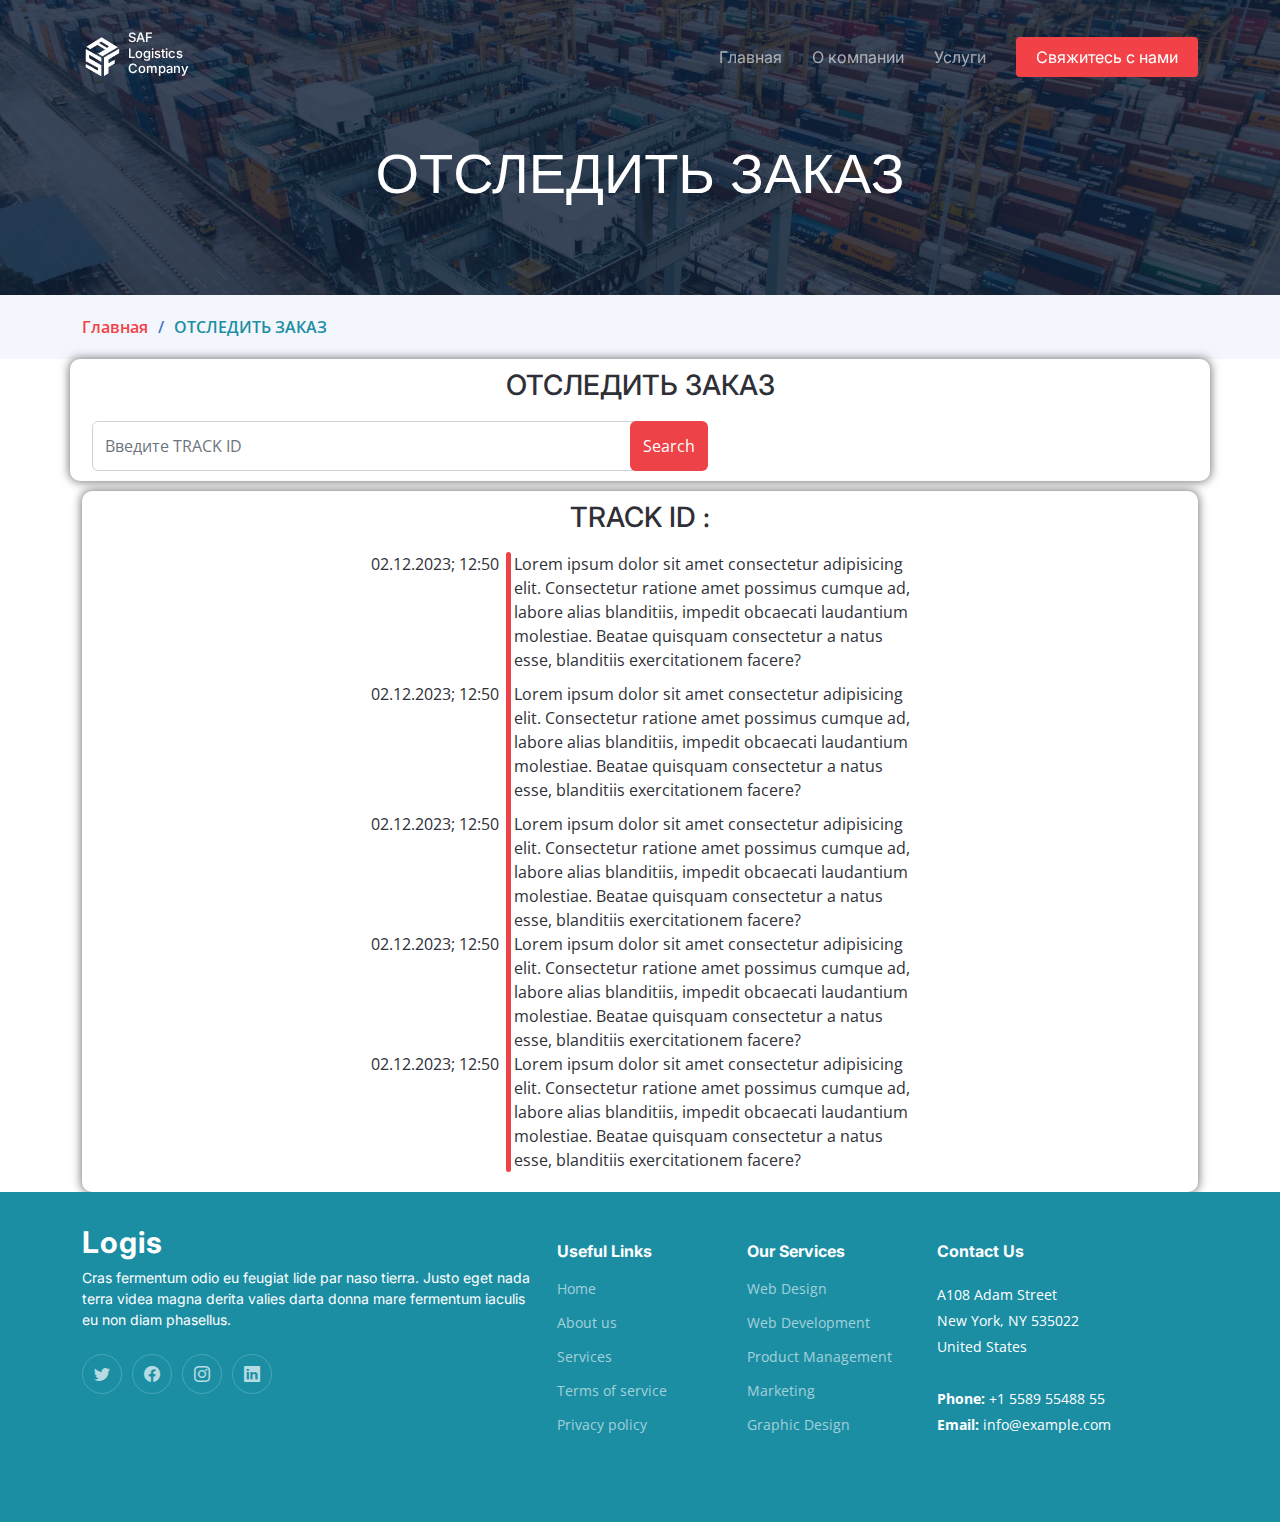
<file: zakaz.html>
<!DOCTYPE html>
<html lang="en">

<head>
  <meta charset="utf-8">
  <meta content="width=device-width, initial-scale=1.0" name="viewport">

  <title>SAF LOGISTICS - Свяжитесь с нами</title>
  <meta content="" name="description">
  <meta content="" name="keywords">

  <!-- Favicons -->
  <link href="assets/img/favicon.png" rel="icon">
  <link href="assets/img/apple-touch-icon.png" rel="apple-touch-icon">
  

  <!-- Google Fonts -->
  <link rel="preconnect" href="https://fonts.googleapis.com">
  <link rel="preconnect" href="https://fonts.gstatic.com" crossorigin>
  <link href="https://fonts.googleapis.com/css2?family=Open+Sans:ital,wght@0,300;0,400;0,500;0,600;0,700;1,300;1,400;1,600;1,700&family=Poppins:ital,wght@0,300;0,400;0,500;0,600;0,700;1,300;1,400;1,500;1,600;1,700&family=Inter:ital,wght@0,300;0,400;0,500;0,600;0,700;1,300;1,400;1,500;1,600;1,700&display=swap" rel="stylesheet">


    
  <!-- Vendor CSS Files -->
  <link href="assets/vendor/bootstrap/css/bootstrap.min.css" rel="stylesheet">
  <link href="assets/vendor/bootstrap-icons/bootstrap-icons.css" rel="stylesheet">
  <link href="assets/vendor/fontawesome-free/css/all.min.css" rel="stylesheet">
  <link href="assets/vendor/glightbox/css/glightbox.min.css" rel="stylesheet">
  <link href="assets/vendor/swiper/swiper-bundle.min.css" rel="stylesheet">
  <link href="assets/vendor/aos/aos.css" rel="stylesheet">

  <!-- Template Main CSS File -->
  <link href="assets/css/main.css" rel="stylesheet">
 
  
</head>

<body>

  <!-- ======= Header ======= -->
  <header id="header" class="header d-flex align-items-center fixed-top">
    <div class="container-fluid container-xl d-flex align-items-center justify-content-between">

      <a href="index.html" class="logo d-flex align-items-center">
        <!-- Uncomment the line below if you also wish to use an image logo -->
        <img src="assets/img/logoo.png" alt=""> 
       <h3 style="font-size: 13px; color:white ; " >SAF <br> Logistics <br> Company</h3>
      </a>

      <i class="mobile-nav-toggle mobile-nav-show bi bi-list"></i>
      <i class="mobile-nav-toggle mobile-nav-hide d-none bi bi-x"></i>
      <nav id="navbar" class="navbar">
        <ul>
          <li><a href="index.html">Главная</a></li>
          <li><a href="about.html">О компании</a></li>
          <li><a href="services.html">Услуги</a></li>
          <!-- <li class="dropdown"><a href="#"><span>Drop Down</span> <i class="bi bi-chevron-down dropdown-indicator"></i></a>
            <ul>
              <li><a href="#">Drop Down 1</a></li>
              <li class="dropdown"><a href="#"><span>Deep Drop Down</span> <i class="bi bi-chevron-down dropdown-indicator"></i></a>
                <ul>
                  <li><a href="#">Deep Drop Down 1</a></li>
                  <li><a href="#">Deep Drop Down 2</a></li>
                  <li><a href="#">Deep Drop Down 3</a></li>
                  <li><a href="#">Deep Drop Down 4</a></li>
                  <li><a href="#">Deep Drop Down 5</a></li>
                </ul>
              </li>
              <li><a href="#">Drop Down 2</a></li>
              <li><a href="#">Drop Down 3</a></li>
              <li><a href="#">Drop Down 4</a></li>
            </ul>
          </li> -->
          <li><a class="get-a-quote" href="get-a-quote.html">Свяжитесь с нами</a></li>
        </ul>
      </nav><!-- .navbar -->

    </div>
  </header><!-- End Header -->
  <!-- End Header -->

  <main id="main">

    <!-- ======= Breadcrumbs ======= -->
    <div class="breadcrumbs">
      <div class="page-header d-flex align-items-center" style="background-image: url('assets/img/page-header.jpg');">
        <div class="container position-relative">
          <div class="row d-flex justify-content-center">
            <div class="col-lg-6 text-center">
              <h2>ОТСЛЕДИТЬ ЗАКАЗ</h2>
              <!-- <p>Odio et unde deleniti. Deserunt numquam exercitationem. Officiis quo odio sint voluptas consequatur ut a odio voluptatem. Sit dolorum debitis veritatis natus dolores. Quasi ratione sint. Sit quaerat ipsum dolorem.</p> -->
            </div>
          </div>
        </div>
      </div>
      <nav>
        <div class="container">
          <ol>
            <li><a href="index.html">Главная</a></li>
            <li>ОТСЛЕДИТЬ ЗАКАЗ</li>
          </ol>
        </div>
      </nav>
<div class="container">
  <div>
      <div class="input-zakaz-div row" style="box-shadow: 0 0 10px 1px #7b7b7b ; border-radius: 10px;  justify-content: center ; align-items: center ; padding: 10px; "   > 
        <h3 class="col-12 " style="padding-bottom: 10px;">ОТСЛЕДИТЬ ЗАКАЗ</h3>
        <div class="d-flex" style="width: 100%; ">
        <input type="text" id="input-id" class="form-control col-12" style="width: 50%;  height: 50px; " placeholder="Введите TRACK ID"   >
        <button  style=" margin-left: -10px; background-color: #ED4248; color: #fff;" class="btn " onclick="search()" >Search</button>
        </div>

      </div>
      
      <div class="input-zakaz-div " style=" margin-top: 10px; box-shadow: 0 0 10px 1px #7b7b7b ; border-radius: 10px;  justify-content: center ; align-items: center ; text-align: center; padding: 10px; "   > 
        <h3 class="col-12 " style="padding-bottom: 10px;"  > TRACK ID :<span id="trackid"></span> </h3>

        <div class="d-flex flex-wrap" style="width: 50%; text-align: center;  height: auto; margin: 0 auto  ; " > 
          <p style=" width: 25%; justify-content: start; align-items: center;  ">02.12.2023; 12:50 </p>
          <div style="background-color:#ED4248; width: 1%; height: auto; border-radius: 5px; margin: 0 auto; "></div>
          <p style="width: 73%; margin-bottom: 10px; display: flex; flex-wrap: wrap; text-align: left; justify-content: start;">Lorem ipsum dolor sit amet consectetur adipisicing elit. Consectetur ratione amet possimus cumque ad, labore alias blanditiis, impedit obcaecati laudantium molestiae. Beatae quisquam consectetur a natus esse, blanditiis exercitationem facere?</p>  
      </div>

      <div class="d-flex flex-wrap" style="width: 50%; text-align: center;  height: auto; margin: 0 auto  ; " > 
          <p style=" width: 25%; justify-content: start; align-items: center;  ">02.12.2023; 12:50 </p>
          <div style="background-color:#ED4248; width: 1%; height: auto; border-radius: 5px; margin: -10px auto; "></div>
          <p style="width: 73%; margin-bottom: 10px; display: flex; flex-wrap: wrap; text-align: left; justify-content: start;">Lorem ipsum dolor sit amet consectetur adipisicing elit. Consectetur ratione amet possimus cumque ad, labore alias blanditiis, impedit obcaecati laudantium molestiae. Beatae quisquam consectetur a natus esse, blanditiis exercitationem facere?</p>  
      </div>

      <div class="d-flex flex-wrap" style="width: 50%; text-align: center;  height: auto; margin: 0 auto  ; " > 
          <p style=" width: 25%; justify-content: start; align-items: center;   ">02.12.2023; 12:50 </p>
          <div style="background-color:#ED4248; width: 1%; height: auto; border-radius: 5px; margin: 0 auto; "></div>
          <p style="width: 73%; margin-bottom: 10px; display: flex; flex-wrap: wrap; text-align: left; justify-content: start;">Lorem ipsum dolor sit amet consectetur adipisicing elit. Consectetur ratione amet possimus cumque ad, labore alias blanditiis, impedit obcaecati laudantium molestiae. Beatae quisquam consectetur a natus esse, blanditiis exercitationem facere?</p>  
      </div>

      <div class="d-flex flex-wrap" style="width: 50%; text-align: center;  height: auto; margin: -10px auto  ; " > 
          <p style=" width: 25%; justify-content: start; align-items: center;  ">02.12.2023; 12:50 </p>
          <div style="background-color:#ED4248; width: 1%; height: auto; border-radius: 5px; margin: -10px auto; "></div>
          <p style="width: 73%; margin-bottom: 10px; display: flex; flex-wrap: wrap; text-align: left; justify-content: start;">Lorem ipsum dolor sit amet consectetur adipisicing elit. Consectetur ratione amet possimus cumque ad, labore alias blanditiis, impedit obcaecati laudantium molestiae. Beatae quisquam consectetur a natus esse, blanditiis exercitationem facere?</p>  
      </div>

      <div class="d-flex flex-wrap" style="width: 50%; text-align: center;  height: auto; margin: 0 auto  ; " > 
          <p style=" width: 25%; justify-content: start; align-items: center;   ">02.12.2023; 12:50 </p>
          <div style="background-color:#ED4248; width: 1%; height: auto; border-radius: 5px; margin: 10px auto; "></div>
          <p style="width: 73%; margin-bottom: 10px; display: flex; flex-wrap: wrap; text-align: left; justify-content: start;">Lorem ipsum dolor sit amet consectetur adipisicing elit. Consectetur ratione amet possimus cumque ad, labore alias blanditiis, impedit obcaecati laudantium molestiae. Beatae quisquam consectetur a natus esse, blanditiis exercitationem facere?</p>  
      </div>

      

      
      

      </div>


      </div>
      </div>
      
   

  </main><!-- End #main -->

  <!-- ======= Footer ======= -->
  <footer id="footer" class="footer">

    <div class="container">
      <div class="row gy-4">
        <div class="col-lg-5 col-md-12 footer-info">
          <a href="index.html" class="logo d-flex align-items-center">
            <span>Logis</span>
          </a>
          <p>Cras fermentum odio eu feugiat lide par naso tierra. Justo eget nada terra videa magna derita valies darta donna mare fermentum iaculis eu non diam phasellus.</p>
          <div class="social-links d-flex mt-4">
            <a href="#" class="twitter"><i class="bi bi-twitter"></i></a>
            <a href="#" class="facebook"><i class="bi bi-facebook"></i></a>
            <a href="#" class="instagram"><i class="bi bi-instagram"></i></a>
            <a href="#" class="linkedin"><i class="bi bi-linkedin"></i></a>
          </div>
        </div>

        <div class="col-lg-2 col-6 footer-links">
          <h4>Useful Links</h4>
          <ul>
            <li><a href="#">Home</a></li>
            <li><a href="#">About us</a></li>
            <li><a href="#">Services</a></li>
            <li><a href="#">Terms of service</a></li>
            <li><a href="#">Privacy policy</a></li>
          </ul>
        </div>

        <div class="col-lg-2 col-6 footer-links">
          <h4>Our Services</h4>
          <ul>
            <li><a href="#">Web Design</a></li>
            <li><a href="#">Web Development</a></li>
            <li><a href="#">Product Management</a></li>
            <li><a href="#">Marketing</a></li>
            <li><a href="#">Graphic Design</a></li>
          </ul>
        </div>

        <div class="col-lg-3 col-md-12 footer-contact text-center text-md-start">
          <h4>Contact Us</h4>
          <p>
            A108 Adam Street <br>
            New York, NY 535022<br>
            United States <br><br>
            <strong>Phone:</strong> +1 5589 55488 55<br>
            <strong>Email:</strong> info@example.com<br>
          </p>

        </div>

      </div>
    </div>

    

  </footer><!-- End Footer -->
  <!-- End Footer -->

  <a href="#" class="scroll-top d-flex align-items-center justify-content-center"><i class="bi bi-arrow-up-short"></i></a>

  <div id="preloader"></div>

  <!-- Vendor JS Files -->
  <script src="assets/vendor/bootstrap/js/bootstrap.bundle.min.js"></script>
  <script src="assets/vendor/purecounter/purecounter_vanilla.js"></script>
  <script src="assets/vendor/glightbox/js/glightbox.min.js"></script>
  <script src="assets/vendor/swiper/swiper-bundle.min.js"></script>
  <script src="assets/vendor/aos/aos.js"></script>
  <script src="assets/vendor/php-email-form/validate.js"></script>

  <!-- Template Main JS File -->
  <script src="assets/js/main.js"></script>

</body>

</html>
</file>
<file: assets/css/main.css>
/**
* Template Name: Logis - v1.3.0
* Template URL: https://bootstrapmade.com/logis-bootstrap-logistics-website-template/
* Author: BootstrapMade.com
* License: https://bootstrapmade.com/license/
*/

/*--------------------------------------------------------------
# Set main reusable colors and fonts using CSS variables
# Learn more about CSS variables at https://developer.mozilla.org/en-US/docs/Web/CSS/Using_CSS_custom_properties
--------------------------------------------------------------*/
/* Fonts */
:root {
  --font-default: "Open Sans", system-ui, -apple-system, "Segoe UI", Roboto, "Helvetica Neue", Arial, "Noto Sans", "Liberation Sans", sans-serif, "Apple Color Emoji", "Segoe UI Emoji", "Segoe UI Symbol", "Noto Color Emoji";
  --font-primary: "Inter", sans-serif;
  --font-secondary: "Poppins", sans-serif;
}

/* Colors */
:root {
  --color-default: #2F2F38;
  --color-primary: #F24248;
  --color-secondary: #1B8EA4;
}

/* Smooth scroll behavior */
:root {
  scroll-behavior: smooth;
}

/*--------------------------------------------------------------
# General
--------------------------------------------------------------*/
body {
  font-family: var(--font-default);
  color: var(--color-default);
}

a {
  color: var(--color-primary);
  text-decoration: none;
}

a:hover {
  color: #406aff;
  text-decoration: none;
}

h1,
h2,
h3,
h4,
h5,
h6 {
  font-family: var(--font-primary);
}

/*--------------------------------------------------------------
# Sections & Section Header
--------------------------------------------------------------*/
section {
  padding: 80px 0;
  overflow: hidden;
}

.section-header {
  text-align: center;
  padding: 30px 0;
  position: relative;
}

.section-header h2 {
  font-size: 32px;
  font-weight: 700;
  text-transform: uppercase;
  margin-bottom: 20px;
  padding-bottom: 0;
  color: #1B8EA4;
  position: relative;
  z-index: 2;
  margin-bottom: 20px;
  padding-bottom: 20px;
  position: relative;
}

.section-header h2:after {
  content: "";
  position: absolute;
  display: block;
  width: 50px;
  height: 3px;
  background: var(--color-primary);
  left: 0;
  right: 0;
  bottom: 0;
  margin: auto;
}

.section-header span {
  position: absolute;
  top: 46px;
  color: rgba(14, 29, 52, 0.06);
  left: 0;
  right: 0;
  z-index: 1;
  font-weight: 700;
  font-size: 56px;
  text-transform: uppercase;
  line-height: 0;
}

.section-header p {
  margin-bottom: 0;
  position: relative;
  z-index: 2;
}

@media (max-width: 640px) {
  .section-header h2 {
    font-size: 28px;
    margin-bottom: 15px;
  }

  .section-header span {
    font-size: 38px;
  }
}

/*--------------------------------------------------------------
# Breadcrumbs
--------------------------------------------------------------*/
.breadcrumbs .page-header {
  padding: 140px 0 80px 0;
  position: relative;
  background-size: cover;
  background-position: center;
  background-repeat: no-repeat;
}

.breadcrumbs .page-header:before {
  content: "";
  background-color: rgba(14, 29, 52, 0.8);
  position: absolute;
  inset: 0;
}

.breadcrumbs .page-header h2 {
  font-size: 56px;
  font-weight: 500;
  color: #fff;
  font-family: var(--font-secondary);
}

.breadcrumbs .page-header p {
  color: rgba(255, 255, 255, 0.8);
}

.breadcrumbs nav {
  background-color: #f3f6fc;
  padding: 20px 0;
}

.breadcrumbs nav ol {
  display: flex;
  flex-wrap: wrap;
  list-style: none;
  margin: 0;
  padding: 0;
  font-size: 16px;
  font-weight: 600;
  color: var(--color-secondary);
}

.breadcrumbs nav ol a {
  color: var(--color-primary);
  transition: 0.3s;
}

.breadcrumbs nav ol a:hover {
  text-decoration: underline;
}

.breadcrumbs nav ol li+li {
  padding-left: 10px;
}

.breadcrumbs nav ol li+li::before {
  display: inline-block;
  padding-right: 10px;
  color: #4278cc;
  content: "/";
}

/*--------------------------------------------------------------
# Scroll top button
--------------------------------------------------------------*/
.scroll-top {
  position: fixed;
  visibility: hidden;
  opacity: 0;
  right: 15px;
  bottom: 15px;
  z-index: 99999;
  background: var(--color-primary);
  width: 40px;
  height: 40px;
  border-radius: 4px;
  transition: all 0.4s;
}

.scroll-top i {
  font-size: 24px;
  color: #fff;
  line-height: 0;
}

.scroll-top:hover {
  background: rgba(13, 66, 255, 0.8);
  color: #fff;
}

.scroll-top.active {
  visibility: visible;
  opacity: 1;
}

/*--------------------------------------------------------------
# Preloader
--------------------------------------------------------------*/
#preloader {
  position: fixed;
  inset: 0;
  z-index: 9999;
  overflow: hidden;
  background: #fff;
  transition: all 0.6s ease-out;
  width: 100%;
  height: 100vh;
}

#preloader:before,
#preloader:after {
  content: "";
  position: absolute;
  border: 4px solid var(--color-primary);
  border-radius: 50%;
  -webkit-animation: animate-preloader 2s cubic-bezier(0, 0.2, 0.8, 1) infinite;
  animation: animate-preloader 2s cubic-bezier(0, 0.2, 0.8, 1) infinite;
}

#preloader:after {
  -webkit-animation-delay: -0.5s;
  animation-delay: -0.5s;
}

@-webkit-keyframes animate-preloader {
  0% {
    width: 10px;
    height: 10px;
    top: calc(50% - 5px);
    left: calc(50% - 5px);
    opacity: 1;
  }

  100% {
    width: 72px;
    height: 72px;
    top: calc(50% - 36px);
    left: calc(50% - 36px);
    opacity: 0;
  }
}

@keyframes animate-preloader {
  0% {
    width: 10px;
    height: 10px;
    top: calc(50% - 5px);
    left: calc(50% - 5px);
    opacity: 1;
  }

  100% {
    width: 72px;
    height: 72px;
    top: calc(50% - 36px);
    left: calc(50% - 36px);
    opacity: 0;
  }
}

/*--------------------------------------------------------------
# Disable aos animation delay on mobile devices
--------------------------------------------------------------*/
@media screen and (max-width: 768px) {
  [data-aos-delay] {
    transition-delay: 0 !important;
  }
}

/*--------------------------------------------------------------
# Header
--------------------------------------------------------------*/
.header {
  transition: all 0.5s;
  z-index: 997;
  padding: 30px 0;
}

.header.sticked {
  background: rgba(14, 29, 52, 0.9);
  padding: 15px 0;
  box-shadow: 0px 2px 20px rgba(14, 29, 52, 0.1);
}

.header .logo img {
  max-height: 40px;
  margin-right: 6px;
}

.header .logo h1 {
  font-size: 30px;
  margin: 0;
  font-weight: 700;
  color: #fff;
  font-family: var(--font-primary);
}

/*--------------------------------------------------------------
# Desktop Navigation
--------------------------------------------------------------*/
@media (min-width: 1280px) {
  .navbar {
    padding: 0;
  }

  .navbar ul {
    margin: 0;
    padding: 0;
    display: flex;
    list-style: none;
    align-items: center;
  }

  .navbar li {
    position: relative;
  }

  .navbar a,
  .navbar a:focus {
    display: flex;
    align-items: center;
    justify-content: space-between;
    padding: 10px 0 10px 30px;
    font-family: var(--font-primary);
    font-size: 16px;
    font-weight: 400;
    color: rgba(255, 255, 255, 0.6);
    white-space: nowrap;
    transition: 0.3s;
  }

  .navbar a i,
  .navbar a:focus i {
    font-size: 12px;
    line-height: 0;
    margin-left: 5px;
  }

  .navbar a:hover,
  .navbar .active,
  .navbar .active:focus,
  .navbar li:hover>a {
    color: #fff;
  }

  .navbar .get-a-quote,
  .navbar .get-a-quote:focus {
    background: var(--color-primary);
    padding: 8px 20px;
    margin-left: 30px;
    border-radius: 4px;
    color: #fff;
  }

  .navbar .get-a-quote:hover,
  .navbar .get-a-quote:focus:hover {
    color: #fff;
    background: #2756ff;
  }

  .navbar .dropdown ul {
    display: block;
    position: absolute;
    left: 14px;
    top: calc(100% + 30px);
    margin: 0;
    padding: 10px 0;
    z-index: 99;
    opacity: 0;
    visibility: hidden;
    background: #fff;
    box-shadow: 0px 0px 30px rgba(127, 137, 161, 0.25);
    transition: 0.3s;
    border-radius: 4px;
  }

  .navbar .dropdown ul li {
    min-width: 200px;
  }

  .navbar .dropdown ul a {
    padding: 10px 20px;
    font-size: 15px;
    text-transform: none;
    font-weight: 400;
    color: var(--color-secondary);
  }

  .navbar .dropdown ul a i {
    font-size: 12px;
  }

  .navbar .dropdown ul a:hover,
  .navbar .dropdown ul .active:hover,
  .navbar .dropdown ul li:hover>a {
    color: var(--color-primary);
  }

  .navbar .dropdown:hover>ul {
    opacity: 1;
    top: 100%;
    visibility: visible;
  }

  .navbar .dropdown .dropdown ul {
    top: 0;
    left: calc(100% - 30px);
    visibility: hidden;
  }

  .navbar .dropdown .dropdown:hover>ul {
    opacity: 1;
    top: 0;
    left: 100%;
    visibility: visible;
  }
}

@media (min-width: 1280px) and (max-width: 1366px) {
  .navbar .dropdown .dropdown ul {
    left: -90%;
  }

  .navbar .dropdown .dropdown:hover>ul {
    left: -100%;
  }
}

@media (min-width: 1280px) {

  .mobile-nav-show,
  .mobile-nav-hide {
    display: none;
  }
}

/*--------------------------------------------------------------
# Mobile Navigation
--------------------------------------------------------------*/
@media (max-width: 1279px) {
  .navbar {
    position: fixed;
    top: 0;
    right: -100%;
    width: 100%;
    max-width: 400px;
    bottom: 0;
    transition: 0.3s;
    z-index: 9997;
  }

  .navbar ul {
    position: absolute;
    inset: 0;
    padding: 50px 0 10px 0;
    margin: 0;
    background: rgba(14, 29, 52, 0.9);
    overflow-y: auto;
    transition: 0.3s;
    z-index: 9998;
  }

  .navbar a,
  .navbar a:focus {
    display: flex;
    align-items: center;
    justify-content: space-between;
    padding: 12px 20px;
    font-family: var(--font-primary);
    font-size: 16px;
    font-weight: 500;
    color: rgba(255, 255, 255, 0.7);
    white-space: nowrap;
    transition: 0.3s;
  }

  .navbar a i,
  .navbar a:focus i {
    font-size: 12px;
    line-height: 0;
    margin-left: 5px;
  }

  .navbar a:hover,
  .navbar .active,
  .navbar .active:focus,
  .navbar li:hover>a {
    color: #fff;
  }

  .navbar .get-a-quote,
  .navbar .get-a-quote:focus {
    background: var(--color-primary);
    padding: 8px 20px;
    border-radius: 4px;
    margin: 15px;
    color: #fff;
  }

  .navbar .get-a-quote:hover,
  .navbar .get-a-quote:focus:hover {
    color: #fff;
    background: rgba(13, 66, 255, 0.8);
  }

  .navbar .dropdown ul,
  .navbar .dropdown .dropdown ul {
    position: static;
    display: none;
    padding: 10px 0;
    margin: 10px 20px;
    transition: all 0.5s ease-in-out;
    border: 1px solid #19335c;
  }

  .navbar .dropdown>.dropdown-active,
  .navbar .dropdown .dropdown>.dropdown-active {
    display: block;
  }

  .mobile-nav-show {
    color: #fff;
    font-size: 28px;
    cursor: pointer;
    line-height: 0;
    transition: 0.5s;
    z-index: 9999;
    margin-right: 10px;
  }

  .mobile-nav-hide {
    color: #fff;
    font-size: 32px;
    cursor: pointer;
    line-height: 0;
    transition: 0.5s;
    position: fixed;
    right: 20px;
    top: 20px;
    z-index: 9999;
  }

  .mobile-nav-active {
    overflow: hidden;
  }

  .mobile-nav-active .navbar {
    right: 0;
  }

  .mobile-nav-active .navbar:before {
    content: "";
    position: fixed;
    inset: 0;
    background: rgba(14, 29, 52, 0.8);
    z-index: 9996;
  }
}

/*--------------------------------------------------------------
# Featured Services Section
--------------------------------------------------------------*/
.featured-services .service-item {
  position: relative;
  height: 100%;
  margin-bottom: 20px;
}

.featured-services .service-item .icon {
  margin-right: 20px;
}

.featured-services .service-item .icon i {
  color: #1B8EA4;
  font-size: 48px;
  transition: 0.3s;
}

.featured-services .service-item:hover .icon {
  background: #fff;
}

.featured-services .service-item:hover .icon i {
  color: var(--color-primary);
}

.featured-services .service-item .title {
  font-weight: 700;
  margin-bottom: 10px;
  font-size: 20px;
  color: var(--color-secondary);
  transition: 0.3s;
}

.featured-services .service-item .description {
  font-size: 15px;
  color: #132848;
  margin-bottom: 10px;
}

.featured-services .service-item .readmore {
  display: flex;
  align-items: center;
  color: var(--color-secondary);
  transition: 0.3s;
  font-weight: 700;
  font-size: 14px;
}

.featured-services .service-item .readmore i {
  margin-left: 8px;
}

.featured-services .service-item:hover .title,
.featured-services .service-item:hover .readmore,
.featured-services .service-item:hover .icon i {
  color: var(--color-primary);
}

/*--------------------------------------------------------------
# About Us Section
--------------------------------------------------------------*/
.about .content h3 {
  font-weight: 700;
  font-size: 32px;
  font-family: var(--font-secondary);
  color: #1B8EA4;
}

.about .content ul {
  list-style: none;
  padding: 0;
}

.about .content ul li {
  display: flex;
  align-items: flex-start;
  margin-top: 40px;
}

.about .content ul i {
  flex-shrink: 0;
  font-size: 48px;
  color: var(--color-primary);
  margin-right: 20px;
  line-height: 0;
}

.about .content ul h5 {
  font-size: 18px;
  font-weight: 700;
  color: #19335c;
}

.about .content ul p {
  font-size: 15px;
}

.about .content p:last-child {
  margin-bottom: 0;
}

.about .play-btn {
  width: 94px;
  height: 94px;
  background: radial-gradient(var(--color-primary) 50%, rgba(13, 66, 255, 0.4) 52%);
  border-radius: 50%;
  display: block;
  position: absolute;
  left: calc(50% - 47px);
  top: calc(50% - 47px);
  overflow: hidden;
}

.about .play-btn:before {
  content: "";
  position: absolute;
  width: 120px;
  height: 120px;
  -webkit-animation-delay: 0s;
  animation-delay: 0s;
  -webkit-animation: pulsate-btn 2s;
  animation: pulsate-btn 2s;
  -webkit-animation-direction: forwards;
  animation-direction: forwards;
  -webkit-animation-iteration-count: infinite;
  animation-iteration-count: infinite;
  -webkit-animation-timing-function: steps;
  animation-timing-function: steps;
  opacity: 1;
  border-radius: 50%;
  border: 5px solid #1B8EA4;
  top: -15%;
  left: -15%;
  background: rgba(198, 16, 0, 0);
}

.about .play-btn:after {
  content: "";
  position: absolute;
  left: 50%;
  top: 50%;
  transform: translateX(-40%) translateY(-50%);
  width: 0;
  height: 0;
  border-top: 10px solid transparent;
  border-bottom: 10px solid transparent;
  border-left: 15px solid #fff;
  z-index: 100;
  transition: all 400ms cubic-bezier(0.55, 0.055, 0.675, 0.19);
}

.about .play-btn:hover:before {
  content: "";
  position: absolute;
  left: 50%;
  top: 50%;
  transform: translateX(-40%) translateY(-50%);
  width: 0;
  height: 0;
  border: none;
  border-top: 10px solid transparent;
  border-bottom: 10px solid transparent;
  border-left: 15px solid #fff;
  z-index: 200;
  -webkit-animation: none;
  animation: none;
  border-radius: 0;
}

.about .play-btn:hover:after {
  border-left: 15px solid var(--color-primary);
  transform: scale(20);
}

@-webkit-keyframes pulsate-btn {
  0% {
    transform: scale(0.6, 0.6);
    opacity: 1;
  }

  100% {
    transform: scale(1, 1);
    opacity: 0;
  }
}

@keyframes pulsate-btn {
  0% {
    transform: scale(0.6, 0.6);
    opacity: 1;
  }

  100% {
    transform: scale(1, 1);
    opacity: 0;
  }
}

/*--------------------------------------------------------------
# Services Section
--------------------------------------------------------------*/
.services .card {
  border: 1px solid rgba(14, 29, 52, 0.15);
  background: #fff;
  position: relative;
  border-radius: 0;
  height: 100%;
}

.services .card .card-img {
  overflow: hidden;
  margin-bottom: 15px;
  border-radius: 0;
}

.services .card .card-img img {
  transition: 0.3s ease-in-out;
}

.services .card h3 {
  font-weight: 700;
  font-size: 18px;
  margin-bottom: 5px;
  padding: 10px 30px;
  text-transform: uppercase;
}

.services .card a {
  color: #001973;
  transition: 0.3;
}

.services .card a:hover {
  color: var(--color-primary);
}

.services .card p {
  padding: 0 30px;
  margin-bottom: 30px;
  color: var(--color-secondary);
  font-size: 15px;
}

.services .card:hover .card-img img {
  transform: scale(1.1);
}

/*--------------------------------------------------------------
# Call To Action Section
--------------------------------------------------------------*/
.call-to-action {
  background: linear-gradient(rgba(14, 29, 52, 0.6), rgba(14, 29, 52, 0.8)), url("../img/cta-bg.jpg") center center;
  background-size: cover;
  padding: 100px 0;
}

@media (min-width: 1365px) {
  .call-to-action {
    background-attachment: fixed;
  }
}

.call-to-action h3 {
  color: #fff;
  font-size: 28px;
  font-weight: 700;
}

.call-to-action p {
  color: #fff;
}

.call-to-action .cta-btn {
  font-family: var(--font-primary);
  font-weight: 500;
  font-size: 16px;
  letter-spacing: 1px;
  display: inline-block;
  padding: 12px 40px;
  border-radius: 5px;
  transition: 0.5s;
  margin: 10px;
  border: 2px solid #fff;
  color: #fff;
}

.call-to-action .cta-btn:hover {
  background: var(--color-primary);
  border: 2px solid var(--color-primary);
}

/*--------------------------------------------------------------
# Features Section
--------------------------------------------------------------*/
.features {
  padding-top: 80px;
}

.features .features-item+.features-item {
  margin-top: 100px;
}

@media (max-width: 640px) {
  .features .features-item+.features-item {
    margin-top: 40px;
  }
}

.features .features-item h3 {
  font-weight: 600;
  font-size: 26px;
  color: #001973;
}

.features .features-item ul {
  list-style: none;
  padding: 0;
}

.features .features-item ul li {
  padding-bottom: 10px;
}

.features .features-item ul li:last-child {
  padding-bottom: 0;
}

.features .features-item ul i {
  font-size: 20px;
  padding-right: 4px;
  color: var(--color-primary);
}

.features .features-item p:last-child {
  margin-bottom: 0;
}

/*--------------------------------------------------------------
# Pricing Section
--------------------------------------------------------------*/
.pricing .pricing-item {
  padding: 60px 40px;
  box-shadow: 0 3px 20px -2px rgba(108, 117, 125, 0.15);
  background: #fff;
  height: 100%;
  border-top: 4px solid #fff;
  border-radius: 5px;
}

.pricing h3 {
  font-weight: 600;
  margin-bottom: 15px;
  font-size: 20px;
  color: var(--color-secondary);
}

.pricing h4 {
  font-size: 48px;
  color: var(--color-primary);
  font-weight: 400;
  font-family: var(--font-primary);
  margin-bottom: 25px;
}

.pricing h4 sup {
  font-size: 28px;
}

.pricing h4 span {
  color: rgba(108, 117, 125, 0.8);
  font-size: 18px;
}

.pricing ul {
  padding: 20px 0;
  list-style: none;
  color: #6c757d;
  text-align: left;
  line-height: 20px;
}

.pricing ul li {
  padding: 10px 0;
  display: flex;
  align-items: center;
}

.pricing ul i {
  color: #059652;
  font-size: 24px;
  padding-right: 3px;
}

.pricing ul .na {
  color: rgba(108, 117, 125, 0.5);
}

.pricing ul .na i {
  color: rgba(108, 117, 125, 0.5);
}

.pricing ul .na span {
  text-decoration: line-through;
}

.pricing .buy-btn {
  display: inline-block;
  padding: 12px 35px;
  border-radius: 4px;
  color: var(--color-primary);
  transition: none;
  font-size: 16px;
  font-weight: 500;
  font-family: var(--font-primary);
  transition: 0.3s;
  border: 1px solid var(--color-primary);
}

.pricing .buy-btn:hover {
  background: var(--color-primary);
  color: #fff;
}

.pricing .featured {
  border-top-color: var(--color-primary);
}

.pricing .featured .buy-btn {
  background: var(--color-primary);
  color: #fff;
}

@media (max-width: 992px) {
  .pricing .box {
    max-width: 60%;
    margin: 0 auto 30px auto;
  }
}

@media (max-width: 767px) {
  .pricing .box {
    max-width: 80%;
    margin: 0 auto 30px auto;
  }
}

@media (max-width: 420px) {
  .pricing .box {
    max-width: 100%;
    margin: 0 auto 30px auto;
  }
}

/*--------------------------------------------------------------
# Frequently Asked Questions Section
--------------------------------------------------------------*/
.faq {
  padding-top: 80px;
}

.faq .accordion-item {
  border: 0;
  margin-bottom: 10px;
}

.faq .accordion-collapse {
  border: 0;
}

.faq .accordion-button {
  padding: 15px 30px 20px 60px;
  font-weight: 600;
  border: 0;
  font-size: 18px;
  color: var(--color-default);
  text-align: left;
  background: rgba(14, 29, 52, 0.03);
  border-radius: 5px;
}

.faq .accordion-button:focus {
  box-shadow: none;
}

.faq .accordion-button:not(.collapsed) {
  color: var(--color-primary);
  border-bottom: 0;
  box-shadow: none;
}

.faq .question-icon {
  position: absolute;
  top: 14px;
  left: 25px;
  font-size: 20px;
  color: var(--color-primary);
}

.faq .accordion-button:after {
  position: absolute;
  right: 15px;
  top: 15px;
}

.faq .accordion-body {
  padding: 0 30px 25px 60px;
  border: 0;
  background: rgba(14, 29, 52, 0.03);
  border-radius: 5px;
}

/*--------------------------------------------------------------
# Testimonials Section
--------------------------------------------------------------*/
.testimonials {
  padding: 80px 0;
  background: url("../img/testimonials-bg.jpg") no-repeat;
  background-position: center center;
  background-size: cover;
  position: relative;
}

.testimonials::before {
  content: "";
  position: absolute;
  inset: 0;
  background: rgba(14, 29, 52, 0.7);
}

.testimonials .section-header {
  margin-bottom: 40px;
}

.testimonials .testimonials-carousel,
.testimonials .testimonials-slider {
  overflow: hidden;
}

.testimonials .testimonial-item {
  text-align: center;
  color: #fff;
}

.testimonials .testimonial-item .testimonial-img {
  width: 100px;
  border-radius: 50%;
  border: 6px solid rgba(255, 255, 255, 0.15);
  margin: 0 auto;
}

.testimonials .testimonial-item h3 {
  font-size: 20px;
  font-weight: bold;
  margin: 10px 0 5px 0;
  color: #fff;
}

.testimonials .testimonial-item h4 {
  font-size: 14px;
  color: rgba(255, 255, 255, 0.6);
  margin: 0 0 15px 0;
}

.testimonials .testimonial-item .stars {
  margin-bottom: 15px;
}

.testimonials .testimonial-item .stars i {
  color: #ffc107;
  margin: 0 1px;
}

.testimonials .testimonial-item .quote-icon-left,
.testimonials .testimonial-item .quote-icon-right {
  color: rgba(255, 255, 255, 0.6);
  font-size: 26px;
  line-height: 0;
}

.testimonials .testimonial-item .quote-icon-left {
  display: inline-block;
  left: -5px;
  position: relative;
}

.testimonials .testimonial-item .quote-icon-right {
  display: inline-block;
  right: -5px;
  position: relative;
  top: 10px;
  transform: scale(-1, -1);
}

.testimonials .testimonial-item p {
  font-style: italic;
  margin: 0 auto 15px auto;
}

.testimonials .swiper-pagination {
  margin-top: 20px;
  position: relative;
}

.testimonials .swiper-pagination .swiper-pagination-bullet {
  width: 12px;
  height: 12px;
  background-color: rgba(255, 255, 255, 0.4);
  opacity: 0.5;
}

.testimonials .swiper-pagination .swiper-pagination-bullet-active {
  background-color: #fff;
  opacity: 1;
}

@media (min-width: 992px) {
  .testimonials .testimonial-item p {
    width: 80%;
  }
}

/*--------------------------------------------------------------
# Stats Counter Section
--------------------------------------------------------------*/
.stats-counter .stats-item {
  padding: 30px;
  width: 100%;
}

.stats-counter .stats-item span {
  font-size: 48px;
  display: block;
  color: var(--color-secondary);
  font-weight: 700;
  margin-bottom: 20px;
  padding-bottom: 20px;
  position: relative;
}

.stats-counter .stats-item span:after {
  content: "";
  position: absolute;
  display: block;
  width: 25px;
  height: 3px;
  background: var(--color-primary);
  left: 0;
  right: 0;
  bottom: 0;
  margin: auto;
}

.stats-counter .stats-item p {
  padding: 0;
  margin: 0;
  font-family: var(--font-primary);
  font-size: 15px;
  font-weight: 500;
  color: var(--color-secondary);
}

/*--------------------------------------------------------------
# Our Team Section
--------------------------------------------------------------*/
.team .member {
  text-align: center;
  margin-bottom: 20px;
  background: #fff;
  border: 1px solid rgba(14, 29, 52, 0.15);
}

.team .member img {
  margin: -1px -1px 30px -1px;
}

.team .member .member-content {
  padding: 0 20px 30px 20px;
}

.team .member h4 {
  font-weight: 700;
  margin-bottom: 2px;
  font-size: 18px;
}

.team .member span {
  font-style: italic;
  display: block;
  font-size: 13px;
  color: #6c757d;
}

.team .member p {
  padding-top: 10px;
  font-size: 14px;
  font-style: italic;
  color: #6c757d;
}

.team .member .social {
  margin-top: 15px;
}

.team .member .social a {
  color: rgba(14, 29, 52, 0.5);
  transition: 0.3s;
}

.team .member .social a:hover {
  color: var(--color-primary);
}

.team .member .social i {
  font-size: 18px;
  margin: 0 2px;
}

/*--------------------------------------------------------------
# Horizontal Pricing Section
--------------------------------------------------------------*/
.horizontal-pricing .pricing-item {
  box-shadow: 0 3px 20px -2px rgba(108, 117, 125, 0.15);
  padding-bottom: 30px;
  background: #fff;
  height: 100%;
  position: relative;
}

.horizontal-pricing h3 {
  font-weight: 700;
  margin-bottom: 0;
  font-size: 24px;
  color: var(--color-secondary);
}

.horizontal-pricing h4 {
  font-size: 48px;
  color: var(--color-primary);
  font-weight: 400;
  font-family: var(--font-primary);
  margin-bottom: 25px;
  text-align: center;
}

.horizontal-pricing h4 sup {
  font-size: 28px;
}

.horizontal-pricing h4 span {
  color: rgba(108, 117, 125, 0.8);
  font-size: 18px;
}

.horizontal-pricing ul {
  padding: 20px 0;
  list-style: none;
  color: #6c757d;
  text-align: left;
  line-height: 20px;
}

.horizontal-pricing ul li {
  padding-top: 15px;
  display: flex;
  align-items: center;
}

.horizontal-pricing ul i {
  color: #059652;
  font-size: 24px;
  padding-right: 3px;
}

.horizontal-pricing ul .na {
  color: rgba(108, 117, 125, 0.5);
}

.horizontal-pricing ul .na i {
  color: rgba(108, 117, 125, 0.5);
}

.horizontal-pricing ul .na span {
  text-decoration: line-through;
}

.horizontal-pricing .buy-btn {
  display: inline-block;
  padding: 12px 40px;
  border-radius: 4px;
  color: #fff;
  background-color: var(--color-primary);
  border: 2px solid var(--color-primary);
  transition: none;
  font-size: 16px;
  font-weight: 500;
  transition: 0.3s;
  font-family: var(--font-primary);
}

.horizontal-pricing .buy-btn:hover {
  background: #406aff;
  border-color: #406aff;
}

.horizontal-pricing .featured {
  background: var(--color-primary);
}

.horizontal-pricing .featured h3,
.horizontal-pricing .featured h4,
.horizontal-pricing .featured h4 span,
.horizontal-pricing .featured ul,
.horizontal-pricing .featured ul .na,
.horizontal-pricing .featured ul i,
.horizontal-pricing .featured ul .na i {
  color: #fff;
}

.horizontal-pricing .featured .buy-btn {
  background: var(--color-primary);
  color: #fff;
  border-color: #fff;
}

.horizontal-pricing .featured .buy-btn:hover {
  background: #fff;
  color: var(--color-primary);
}

/*--------------------------------------------------------------
# Get a Quote Section
--------------------------------------------------------------*/
.get-a-quote .quote-bg {
  min-height: 500px;
  background-size: cover;
  background-position: center;
}

.get-a-quote .php-email-form {
  background: #f3f6fc;
  padding: 40px;
  height: 100%;
}

@media (max-width: 575px) {
  .get-a-quote .php-email-form {
    padding: 20px;
  }
}

.get-a-quote .php-email-form h3 {
  font-size: 14px;
  font-weight: 700;
  text-transform: uppercase;
  letter-spacing: 1px;
}

.get-a-quote .php-email-form h4 {
  font-size: 14px;
  font-weight: 700;
  text-transform: uppercase;
  letter-spacing: 1px;
  margin: 20px 0 0 0;
}

.get-a-quote .php-email-form p {
  font-size: 14px;
  margin-bottom: 20px;
}

.get-a-quote .php-email-form .error-message {
  display: none;
  color: #fff;
  background: #df1529;
  text-align: left;
  padding: 15px;
  margin-bottom: 24px;
  font-weight: 600;
}

.get-a-quote .php-email-form .sent-message {
  display: none;
  color: #fff;
  background: #059652;
  text-align: center;
  padding: 15px;
  margin-bottom: 24px;
  font-weight: 600;
}

.get-a-quote .php-email-form .loading {
  display: none;
  background: #fff;
  text-align: center;
  padding: 15px;
  margin-bottom: 24px;
}

.get-a-quote .php-email-form .loading:before {
  content: "";
  display: inline-block;
  border-radius: 50%;
  width: 24px;
  height: 24px;
  margin: 0 10px -6px 0;
  border: 3px solid #059652;
  border-top-color: #fff;
  -webkit-animation: animate-loading 1s linear infinite;
  animation: animate-loading 1s linear infinite;
}

.get-a-quote .php-email-form input,
.get-a-quote .php-email-form textarea {
  border-radius: 0;
  box-shadow: none;
  font-size: 14px;
  border-radius: 0;
}

.get-a-quote .php-email-form input:focus,
.get-a-quote .php-email-form textarea:focus {
  border-color: var(--color-primary);
}

.get-a-quote .php-email-form input {
  padding: 12px 15px;
}

.get-a-quote .php-email-form textarea {
  padding: 12px 15px;
}

.get-a-quote .php-email-form button[type=submit] {
  background: var(--color-primary);
  border: 0;
  padding: 10px 30px;
  color: #fff;
  transition: 0.4s;
  border-radius: 4px;
}

.get-a-quote .php-email-form button[type=submit]:hover {
  background: rgba(13, 66, 255, 0.8);
}

@-webkit-keyframes animate-loading {
  0% {
    transform: rotate(0deg);
  }

  100% {
    transform: rotate(360deg);
  }
}

@keyframes animate-loading {
  0% {
    transform: rotate(0deg);
  }

  100% {
    transform: rotate(360deg);
  }
}

/*--------------------------------------------------------------
# Contact Section
--------------------------------------------------------------*/
.contact .info-item+.info-item {
  margin-top: 40px;
}

.contact .info-item i {
  font-size: 20px;
  background: var(--color-primary);
  color: #fff;
  width: 44px;
  height: 44px;
  display: flex;
  justify-content: center;
  align-items: center;
  border-radius: 4px;
  transition: all 0.3s ease-in-out;
  margin-right: 15px;
}

.contact .info-item h4 {
  padding: 0;
  font-size: 20px;
  font-weight: 600;
  margin-bottom: 5px;
  color: var(--color-secondary);
}

.contact .info-item p {
  padding: 0;
  margin-bottom: 0;
  font-size: 14px;
  color: rgba(14, 29, 52, 0.8);
}

.contact .php-email-form {
  width: 100%;
  background: #fff;
}

.contact .php-email-form .form-group {
  padding-bottom: 8px;
}

.contact .php-email-form .error-message {
  display: none;
  color: #fff;
  background: #df1529;
  text-align: left;
  padding: 15px;
  font-weight: 600;
}

.contact .php-email-form .error-message br+br {
  margin-top: 25px;
}

.contact .php-email-form .sent-message {
  display: none;
  color: #fff;
  background: #059652;
  text-align: center;
  padding: 15px;
  font-weight: 600;
}

.contact .php-email-form .loading {
  display: none;
  background: #fff;
  text-align: center;
  padding: 15px;
}

.contact .php-email-form .loading:before {
  content: "";
  display: inline-block;
  border-radius: 50%;
  width: 24px;
  height: 24px;
  margin: 0 10px -6px 0;
  border: 3px solid #059652;
  border-top-color: #fff;
  -webkit-animation: animate-loading 1s linear infinite;
  animation: animate-loading 1s linear infinite;
}

.contact .php-email-form input,
.contact .php-email-form textarea {
  border-radius: 4px;
  box-shadow: none;
  font-size: 14px;
}

.contact .php-email-form input {
  height: 44px;
}

.contact .php-email-form textarea {
  padding: 10px 12px;
}

.contact .php-email-form button[type=submit] {
  background: var(--color-primary);
  border: 0;
  padding: 10px 35px;
  color: #fff;
  transition: 0.4s;
  border-radius: 5px;
}

.contact .php-email-form button[type=submit]:hover {
  background: rgba(13, 66, 255, 0.8);
}

@keyframes animate-loading {
  0% {
    transform: rotate(0deg);
  }

  100% {
    transform: rotate(360deg);
  }
}

/*--------------------------------------------------------------
# Service Details Section
--------------------------------------------------------------*/
.service-details .services-list {
  padding: 10px 30px;
  border: 1px solid #d3dff3;
  margin-bottom: 20px;
}

.service-details .services-list a {
  display: block;
  line-height: 1;
  padding: 8px 0 8px 15px;
  border-left: 3px solid #c2cbdf;
  margin: 20px 0;
  color: var(--color-secondary);
  transition: 0.3s;
}

.service-details .services-list a.active {
  font-weight: 700;
  border-color: var(--color-primary);
}

.service-details .services-list a:hover {
  border-color: var(--color-primary);
}

.service-details .services-img {
  margin-bottom: 20px;
}

.service-details h3 {
  font-size: 28px;
  font-weight: 700;
  color: var(--color-secondary);
}

.service-details h4 {
  font-size: 20px;
  font-weight: 700;
  color: var(--color-secondary);
}

.service-details p {
  font-size: 15px;
}

.service-details ul {
  list-style: none;
  padding: 0;
  font-size: 15px;
}

.service-details ul li {
  padding: 5px 0;
  display: flex;
  align-items: center;
}

.service-details ul i {
  font-size: 20px;
  margin-right: 8px;
  color: var(--color-primary);
}

/*--------------------------------------------------------------
# Hero Section
--------------------------------------------------------------*/
.hero {
  width: 100%;
  min-height: 50vh;
  background-color: var(--color-secondary);
  background-image: url("../img/hero-bg.png");
  background-size: cover;
  background-position: center;
  position: relative;
  padding: 120px 0 60px 0;
  color: rgba(255, 255, 255, 0.8);
}

.hero h2 {
  margin-bottom: 20px;
  padding: 0;
  font-size: 48px;
  font-weight: 700;
  color: #fff;
}

@media (max-width: 575px) {
  .hero h2 {
    font-size: 30px;
  }
}

.hero p {
  font-size: 15px;
  font-weight: 400;
  margin-bottom: 40px;
}

.hero form {
  background: #fff;
  padding: 10px;
  border-radius: 10px;
}

.hero form .form-control {
  padding-top: 18px;
  padding-bottom: 18px;
  padding-left: 20px;
  padding-right: 20px;
  border: none;
  margin-right: 10px;
  border: none !important;
  background: none !important;
}

.hero form .form-control:hover,
.hero form .form-control:focus {
  outline: none;
  box-shadow: none;
}

.hero form .btn-primary {
  background-color: var(--color-primary);
  padding: 15px 30px;
}

.hero form .btn-primary:hover {
  background-color: #1B8EA4;
}

.hero .stats-item {
  padding: 30px;
  width: 100%;
}

.hero .stats-item span {
  font-size: 32px;
  display: block;
  font-weight: 700;
  margin-bottom: 15px;
  padding-bottom: 15px;
  position: relative;
}

.hero .stats-item span:after {
  content: "";
  position: absolute;
  display: block;
  width: 20px;
  height: 3px;
  background: var(--color-primary);
  left: 0;
  right: 0;
  bottom: 0;
  margin: auto;
}

.hero .stats-item p {
  padding: 0;
  margin: 0;
  font-family: var(--font-primary);
  font-size: 15px;
  font-weight: 600;
}

/*--------------------------------------------------------------
# Footer
--------------------------------------------------------------*/
.footer {
  font-size: 14px;
  background-color: var(--color-secondary);
  padding: 50px 0;
  color: white;
}

.footer .footer-info .logo {
  line-height: 0;
  margin-bottom: 25px;
}

.footer .footer-info .logo img {
  max-height: 40px;
  margin-right: 6px;
}

.footer .footer-info .logo span {
  font-size: 30px;
  font-weight: 700;
  letter-spacing: 1px;
  color: #fff;
  font-family: var(--font-primary);
}

.footer .footer-info p {
  font-size: 14px;
  font-family: var(--font-primary);
}

.footer .social-links a {
  display: flex;
  align-items: center;
  justify-content: center;
  width: 40px;
  height: 40px;
  border-radius: 50%;
  border: 1px solid rgba(255, 255, 255, 0.2);
  font-size: 16px;
  color: rgba(255, 255, 255, 0.7);
  margin-right: 10px;
  transition: 0.3s;
}

.footer .social-links a:hover {
  color: #fff;
  border-color: #fff;
}

.footer h4 {
  font-size: 16px;
  font-weight: bold;
  position: relative;
  padding-bottom: 12px;
}

.footer .footer-links {
  margin-bottom: 30px;
}

.footer .footer-links ul {
  list-style: none;
  padding: 0;
  margin: 0;
}

.footer .footer-links ul i {
  padding-right: 2px;
  color: rgba(13, 66, 255, 0.8);
  font-size: 12px;
  line-height: 0;
}

.footer .footer-links ul li {
  padding: 10px 0;
  display: flex;
  align-items: center;
}

.footer .footer-links ul li:first-child {
  padding-top: 0;
}

.footer .footer-links ul a {
  color: rgba(255, 255, 255, 0.6);
  transition: 0.3s;
  display: inline-block;
  line-height: 1;
}

.footer .footer-links ul a:hover {
  color: #fff;
}

.footer .footer-contact p {
  line-height: 26px;
}

.footer .copyright {
  text-align: center;
}

.footer .credits {
  padding-top: 4px;
  text-align: center;
  font-size: 13px;
}

.footer .credits a {
  color: #fff;
}

.zakaz-btn{
  border-radius: 5px;
  background-color: white;
  border: none;
  padding: 10px;

}

.input-zakaz-div{
  text-align: center;
  
}
</file>
